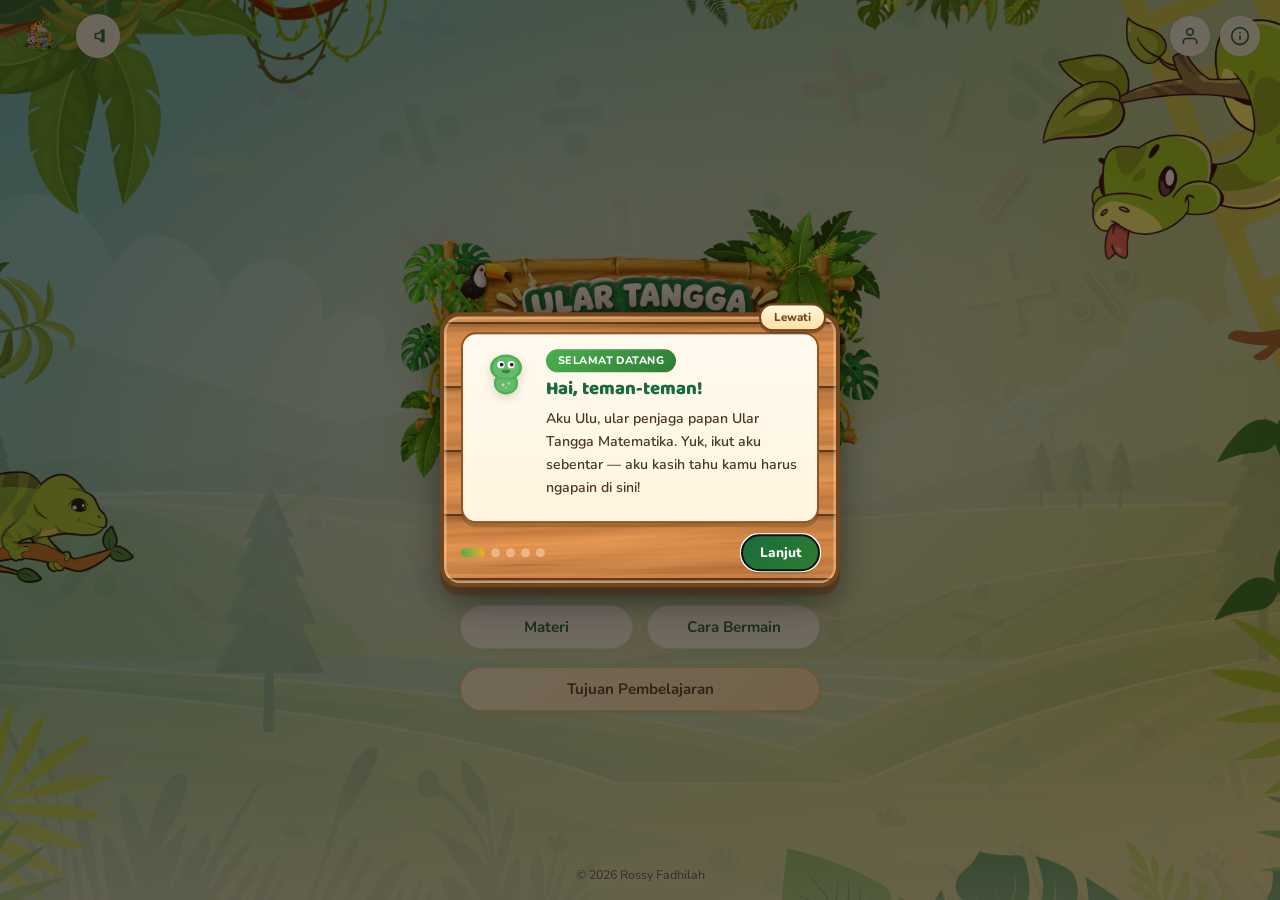
<file: index.html>
<!DOCTYPE html>
<html lang="id">
<head>
  <meta charset="UTF-8">
  <meta name="viewport" content="width=device-width, initial-scale=1.0, viewport-fit=cover">
  <title>Ular Tangga Matematika</title>
  <meta name="description" content="Game Ular Tangga Operasi Hitung Campuran — media pembelajaran interaktif untuk siswa SD kelas III.">
  <link rel="icon" href="asset/gambar/logo.png" type="image/x-icon">
  <link rel="stylesheet" href="asset/css/font.css">
  <link rel="stylesheet" href="asset/css/base.css">
  <link rel="stylesheet" href="asset/css/styles.css">
</head>
<body class="entering">

  <!-- Falling Leaves -->
  <div class="falling-leaves" id="leavesContainer"></div>

  <!-- Transition Overlay -->
  <div class="transition-overlay" id="transitionOverlay"></div>

  <!-- Top Bar -->
  <header class="top-bar">
    <div class="top-left">
      <img src="asset/gambar/logo.png" alt="Logo" class="logo-mark">
      <button class="audio-btn" id="muteToggleBtn" aria-label="Mute / Unmute Audio" title="Mute / Unmute">
        <svg id="audioIcon" viewBox="0 0 24 24">
          <polygon id="audioIconPoly" points="9 9 13 9 17 5 17 19 13 15 9 15 9 9"/>
          <line id="audioIconLine" x1="19" y1="5" x2="19" y2="19"/>
        </svg>
      </button>
      <!-- Volume Panel -->
      <div class="audio-panel" id="audioPanel">
        <button class="vol-mute-mini" id="volMuteMini" aria-label="Mute Mini">
          <svg class="vol-icon" id="volMiniIcon" viewBox="0 0 24 24">
            <polygon id="volMiniPoly" points="9 9 13 9 17 5 17 19 13 15 9 15 9 9"/>
            <line id="volMiniLine" x1="19" y1="5" x2="19" y2="19"/>
          </svg>
        </button>
        <span class="vol-label">0</span>
        <input type="range" min="0" max="100" value="100" class="volume-slider" id="volumeSlider" aria-label="Volume">
        <span class="vol-label">100</span>
      </div>
    </div>
    <div class="top-right">
      <a href="asset/halaman/about-us.html" class="info-btn" id="aboutMeBtn" aria-label="About Me" title="Tentang Pembuat">
        <svg viewBox="0 0 24 24" fill="none" stroke="currentColor" stroke-width="2" stroke-linecap="round" stroke-linejoin="round" style="color: var(--color-forest);">
          <path d="M20 21v-2a4 4 0 0 0-4-4H8a4 4 0 0 0-4 4v2"/>
          <circle cx="12" cy="7" r="4"/>
        </svg>
      </a>
      <button class="info-btn" id="infoBtn" aria-label="Informasi" title="Informasi">
        <svg viewBox="0 0 24 24" fill="none" stroke="currentColor" stroke-width="2" stroke-linecap="round" stroke-linejoin="round" style="color: var(--color-forest);">
          <circle cx="12" cy="12" r="10"/>
          <line x1="12" y1="16" x2="12" y2="12"/>
          <line x1="12" y1="8" x2="12.01" y2="8"/>
        </svg>
      </button>
    </div>
  </header>

  <!-- Background Audio -->
  <audio id="bgAudio" src="asset/suara/musik-latar.mp3" loop></audio>

  <!-- Hero Section -->
  <main class="hero">
    <picture>
      <!-- spasi pada nama berkas harus ditulis %20: di srcset, spasi
           dipakai sebagai pemisah URL dan penanda ukuran -->
      <source type="image/webp" srcset="asset/gambar/judul-utama.webp">
      <img src="asset/gambar/judul-utama.png" alt="Ular Tangga Matematika" class="hero-image" width="1358" height="813" draggable="false">
    </picture>

    <nav class="menu-stack">
      <a class="btn-start" id="startGameBtn" href="asset/halaman/ulartangga.html">
        <svg class="play-icon" viewBox="0 0 24 24"><path d="M8 5v14l11-7z"/></svg>
        START GAME
      </a>
      <div class="menu-row">
        <a class="btn" id="materiBtn" href="asset/halaman/materi-page.html">Materi</a>
        <button class="btn" id="caraMainBtn" type="button">Cara Bermain</button>
      </div>
      <button class="btn btn-tujuan" id="tujuanBtn" type="button">Tujuan Pembelajaran</button>
    </nav>
  </main>

  <!-- Tujuan Pembelajaran Modal -->
  <div class="tujuan-modal-overlay" id="tujuanModal">
    <div class="tujuan-modal">
      <button class="modal-close-btn" id="closeTujuanModal" aria-label="Tutup">
        <svg viewBox="0 0 24 24"><line x1="6" y1="6" x2="18" y2="18"/><line x1="18" y1="6" x2="6" y2="18"/></svg>
      </button>
      <!-- Snake Mascot -->
      <div class="snake-mascot tujuan-mascot">
        <svg viewBox="0 0 80 80" class="snake-svg">
          <ellipse cx="40" cy="28" rx="22" ry="18" fill="#4caf50"/>
          <ellipse cx="40" cy="28" rx="18" ry="15" fill="#66bb6a"/>
          <circle cx="33" cy="24" r="5" fill="white"/><circle cx="47" cy="24" r="5" fill="white"/>
          <circle cx="34" cy="24" r="2.5" fill="#1a1a1a"/><circle cx="48" cy="24" r="2.5" fill="#1a1a1a"/>
          <ellipse cx="40" cy="33" rx="6" ry="2.5" fill="#388e3c"/>
          <path d="M36 33 Q40 38 44 33" fill="none" stroke="#2e7d32" stroke-width="1.5" stroke-linecap="round"/>
          <path d="M25 42 Q20 55 30 62 Q40 68 50 62 Q60 55 55 42" fill="#4caf50" stroke="none"/>
          <path d="M28 44 Q23 55 32 60 Q40 64 48 60 Q57 55 52 44" fill="#66bb6a" stroke="none"/>
          <circle cx="36" cy="52" r="2" fill="#fff3e0" opacity="0.6"/>
          <circle cx="44" cy="50" r="1.8" fill="#fff3e0" opacity="0.5"/>
          <circle cx="40" cy="56" r="1.5" fill="#fff3e0" opacity="0.4"/>
        </svg>
      </div>
      <h3>Tujuan Pembelajaran</h3>
      <p class="tujuan-lead">Yuk, belajar sambil bermain!</p>
      <p class="tujuan-intro">Setelah menyelesaikan permainan ini, kamu diharapkan dapat:</p>
      <ol class="tujuan-list">
        <li>Memahami perkalian dan pembagian bilangan cacah.</li>
        <li>Menghitung perkalian dengan cara bersusun.</li>
        <li>Menyelesaikan pembagian dengan metode porogapit.</li>
        <li>Menyelesaikan soal matematika dengan teliti dan percaya diri.</li>
        <li>Menggunakan perkalian dan pembagian dalam kehidupan sehari-hari.</li>
      </ol>
      <div class="tujuan-tagline">Siap bermain dan menaklukkan ular tangga? 🐍🎲</div>
      <button class="btn-close-modal" id="closeTujuanBtn">Siap!</button>
    </div>
  </div>

  <!-- Info Modal — Story-style Introduction -->
  <div class="info-modal-overlay" id="infoModal">
    <div class="info-modal">
      <button class="modal-close-btn" id="closeInfoX" aria-label="Tutup">
        <svg viewBox="0 0 24 24"><line x1="6" y1="6" x2="18" y2="18"/><line x1="18" y1="6" x2="6" y2="18"/></svg>
      </button>

      <!-- Story Header -->
      <div class="info-story-header">
        <div class="snake-mascot info-mascot">
          <svg viewBox="0 0 80 80" class="snake-svg">
            <ellipse cx="40" cy="28" rx="22" ry="18" fill="#4caf50"/>
            <ellipse cx="40" cy="28" rx="18" ry="15" fill="#66bb6a"/>
            <circle cx="33" cy="24" r="5" fill="white"/><circle cx="47" cy="24" r="5" fill="white"/>
            <circle cx="34" cy="24" r="2.5" fill="#1a1a1a"/><circle cx="48" cy="24" r="2.5" fill="#1a1a1a"/>
            <ellipse cx="40" cy="33" rx="6" ry="2.5" fill="#388e3c"/>
            <path d="M36 33 Q40 38 44 33" fill="none" stroke="#2e7d32" stroke-width="1.5" stroke-linecap="round"/>
            <path d="M25 42 Q20 55 30 62 Q40 68 50 62 Q60 55 55 42" fill="#4caf50" stroke="none"/>
            <path d="M28 44 Q23 55 32 60 Q40 64 48 60 Q57 55 52 44" fill="#66bb6a" stroke="none"/>
            <circle cx="36" cy="52" r="2" fill="#fff3e0" opacity="0.6"/>
            <circle cx="44" cy="50" r="1.8" fill="#fff3e0" opacity="0.5"/>
            <circle cx="40" cy="56" r="1.5" fill="#fff3e0" opacity="0.4"/>
          </svg>
        </div>
        <h3 class="info-story-title">Halo, Petualang Matematika!</h3>
        <p class="info-story-intro">Selamat datang di dunia Ular Tangga Matematika! Yuk, ikuti langkah-langkah ini supaya petualanganmu makin seru!</p>
      </div>

      <!-- Story Steps on Wooden Boards -->
      <div class="info-steps">
        <div class="info-step-item">
          <div class="info-step-board">
            <span class="info-step-num">1</span>
            <span class="info-step-text">Buka <strong>Materi</strong>, pelajari dan pahami <strong>perkalian bersusun</strong> &amp; <strong>pembagian porogapit</strong>.</span>
          </div>
        </div>

        <div class="info-step-item">
          <div class="info-step-board">
            <span class="info-step-num">2</span>
            <span class="info-step-text">Baca <strong>Cara Bermain</strong> supaya kamu tahu aturan permainannya.</span>
          </div>
        </div>

        <div class="info-step-item">
          <div class="info-step-board">
            <span class="info-step-num">3</span>
            <span class="info-step-text">Klik <strong>Start Game</strong>, pilih pemain, lempar dadu, lalu jawab soalnya!</span>
          </div>
        </div>

        <div class="info-step-item">
          <div class="info-step-board">
            <span class="info-step-num">4</span>
            <span class="info-step-text">Jawaban <strong>benar</strong> bikin kamu maju. Sampai <strong>FINISH</strong> duluan, kamu menang!</span>
          </div>
        </div>
      </div>

      <!-- ============================================================
           LATAR BELAKANG

           Bagian ini dipindahkan ke sini dari pop up "Cara Bermain"
           (catatan klien: isinya kebalik). Alasannya: ini keterangan
           TENTANG medianya, jadi tempatnya di tombol informasi;
           sedangkan pop up Cara Bermain isinya khusus aturan main.
           ============================================================ -->
      <div class="info-latar">
        <h4 class="info-latar-judul">Latar Belakang</h4>
        <p class="info-latar-teks">Matematika merupakan kemampuan dasar yang penting bagi siswa SD, namun pada materi operasi hitung campuran kelas III, banyak siswa masih mengalami kesulitan terutama saat menyelesaikan soal cerita dan menentukan urutan operasi yang tepat. Pembelajaran yang monoton juga sering membuat siswa cepat bosan sehingga pemahaman menjadi kurang optimal. Untuk itu, dikembangkan media pembelajaran interaktif berupa game ular tangga berbasis web yang dipadukan dengan video penjelasan materi, sehingga siswa dapat belajar sambil bermain, lebih termotivasi, serta lebih mudah memahami langkah-langkah penyelesaian soal.</p>
        <p class="info-latar-catatan">Media ini diharapkan membantu siswa, guru, dan orang tua dalam
          mendukung proses belajar operasi hitung campuran secara lebih menyenangkan dan efektif.</p>
      </div>

      <!-- Story Footer -->
      <div class="info-story-footer">
        <p class="info-story-tagline">Siap berpetualang? Ayo mulai belajar sambil bermain!</p>
        <button class="btn-close-modal" id="closeInfoModal">Ayo Mulai!</button>
      </div>
    </div>
  </div>

  <!-- Cara Bermain Modal (papan kayu, konten inline supaya bisa di-scroll) -->
  <div class="rules-modal-overlay" id="rulesModal">
    <div class="rules-modal">
      <button class="modal-close-btn" id="closeRulesModal" aria-label="Tutup">
        <svg viewBox="0 0 24 24"><line x1="6" y1="6" x2="18" y2="18"/><line x1="18" y1="6" x2="6" y2="18"/></svg>
      </button>

      <div class="rules-scroll" id="rulesScroll" tabindex="0">
        <div class="rules-container">
          <header class="rules-header">
            <h1>Cara Bermain</h1>
            <p>Game Ular Tangga Matematika</p>
            <div class="rules-divider"></div>
          </header>

          <!-- Cara Bermain -->
          <section class="rules-section">
            <div class="rules-section-label">
              <svg class="label-icon" viewBox="0 0 24 24"><path d="M14.25 6.087c0-.355.313-.75.75-.75h4.5c.436 0 .75.395.75.75v4.5c0 .355-.314.75-.75.75h-4.5a.75.75 0 0 1-.75-.75V6.087ZM3.75 6.087c0-.355.314-.75.75-.75h4.5c.437 0 .75.395.75.75v4.5c0 .355-.313.75-.75.75h-4.5a.75.75 0 0 1-.75-.75V6.087ZM3.75 16.587c0-.355.314-.75.75-.75h4.5c.437 0 .75.395.75.75v4.5c0 .355-.313.75-.75.75h-4.5a.75.75 0 0 1-.75-.75v-4.5ZM14.25 16.587c0-.355.313-.75.75-.75h4.5c.436 0 .75.395.75.75v4.5c0 .355-.314.75-.75.75h-4.5a.75.75 0 0 1-.75-.75v-4.5Z"/></svg>
              Aturan Main
            </div>
            <div class="rules-card">
              <ol class="rules-steps">
                <li>
                  <span class="step-number">1</span>
                  <span>Pelajari dan pahami perkalian bersusun serta pembagian porogapit di menu <strong>Materi</strong> terlebih dahulu.</span>
                </li>
                <li>
                  <span class="step-number">2</span>
                  <span>Pemain dibagi menjadi <strong>2 sampai 4 kelompok</strong>. Setiap kelompok kebagian satu hewan &mdash; sepakati dan ingat hewan masing-masing.</span>
                </li>
                <li>
                  <span class="step-number">3</span>
                  <span>Semua kelompok melempar dadu — kelompok dengan angka terbesar berhak mulai lebih dulu.</span>
                </li>
                <li>
                  <span class="step-number">4</span>
                  <span>Setiap kali dadu diputar, muncul satu soal. Waktu menjawabnya <strong>1 menit</strong>; lewat dari itu dihitung salah.</span>
                </li>
                <li>
                  <span class="step-number">5</span>
                  <span>Jika jawaban <strong>benar</strong>, hewan maju sebanyak angka dadu. Jika <strong>salah</strong>, hewan tetap di tempat dan giliran pindah.</span>
                </li>
                <li>
                  <span class="step-number">6</span>
                  <span>Kena kepala ular berarti meluncur turun, kena tangga berarti naik. Yang sampai <strong>FINISH</strong> duluan jadi <strong>pemenang</strong> &mdash; kalau 30 menit habis, yang paling jauh langkahnya yang menang.</span>
                </li>
              </ol>
            </div>
          </section>

          <!-- Tip -->
          <div class="rules-tip">
            <span class="tip-icon">&#x23F1;&#xFE0F;</span>
            <span>Ingat: tiap soal cuma punya waktu <strong>1 menit</strong>, dan satu permainan
              berlangsung maksimal <strong>30 menit</strong>. Jadi jawabnya harus cepat dan teliti!</span>
          </div>
        </div>

        <!-- Petunjuk scroll (sticky di dalam area scroll) -->
        <div class="rules-scroll-hint" id="rulesScrollHint" aria-hidden="true">
          <span class="hint-pill">
            <svg viewBox="0 0 24 24"><polyline points="6 9 12 15 18 9"/></svg>
            Geser ke bawah
          </span>
        </div>
      </div>
    </div>
  </div>

  <!-- ============================================
       TOUR PEMBUKA — tooltip berurutan seperti alur cerita.
       Menjelaskan tujuan pembelajaran + apa yang harus dilakukan.
       ============================================ -->
  <div class="tour-overlay" id="tourOverlay" role="dialog" aria-modal="true" aria-labelledby="tourTitle">
    <!-- lubang sorot: bayangan raksasa bikin sekeliling jadi gelap -->
    <div class="tour-spotlight" id="tourSpotlight"></div>

    <div class="tour-bubble" id="tourBubble">
      <button class="tour-skip" id="tourSkip" type="button">Lewati</button>

      <div class="tour-body">
        <div class="tour-mascot" id="tourMascot">
          <svg viewBox="0 0 80 80" class="snake-svg">
            <ellipse cx="40" cy="28" rx="22" ry="18" fill="#4caf50"/>
            <ellipse cx="40" cy="28" rx="18" ry="15" fill="#66bb6a"/>
            <circle cx="33" cy="24" r="5" fill="white"/><circle cx="47" cy="24" r="5" fill="white"/>
            <circle cx="34" cy="24" r="2.5" fill="#1a1a1a"/><circle cx="48" cy="24" r="2.5" fill="#1a1a1a"/>
            <ellipse cx="40" cy="33" rx="6" ry="2.5" fill="#388e3c"/>
            <path d="M36 33 Q40 38 44 33" fill="none" stroke="#2e7d32" stroke-width="1.5" stroke-linecap="round"/>
            <path d="M25 42 Q20 55 30 62 Q40 68 50 62 Q60 55 55 42" fill="#4caf50"/>
            <path d="M28 44 Q23 55 32 60 Q40 64 48 60 Q57 55 52 44" fill="#66bb6a"/>
            <circle cx="36" cy="52" r="2" fill="#fff3e0" opacity="0.6"/>
            <circle cx="44" cy="50" r="1.8" fill="#fff3e0" opacity="0.5"/>
            <circle cx="40" cy="56" r="1.5" fill="#fff3e0" opacity="0.4"/>
          </svg>
        </div>

        <div class="tour-text">
          <span class="tour-step-badge" id="tourBadge">Langkah 1</span>
          <h3 class="tour-title" id="tourTitle"></h3>
          <p class="tour-desc" id="tourDesc"></p>
          <ul class="tour-list" id="tourList"></ul>
        </div>
      </div>

      <div class="tour-footer">
        <div class="tour-dots" id="tourDots"></div>
        <div class="tour-nav">
          <button class="tour-btn tour-btn-back" id="tourBack" type="button">Kembali</button>
          <button class="tour-btn tour-btn-next" id="tourNext" type="button">Lanjut</button>
        </div>
      </div>
    </div>
  </div>

  <!-- Copyright -->
  <footer class="footer-copyright">
    <span>&copy; <span id="copyrightYear"></span> Rossy Fadhilah</span>
  </footer>

  <script src="asset/js/suara.js"></script>
  <script>
  (function() {
    'use strict';

    /* ---- Falling Leaves ---- */
    const leafShapes = [
      { svg: '<svg viewBox="0 0 36 38"><path class="leafShape" d="M18,2 C16,11 3,13 2,23 C1,31 12,36 19,36 C27,36 34,30 33,20 C32,10 21,9 18,2 Z"/></svg>', cls: 'green' },
      { svg: '<svg viewBox="0 0 36 38"><path class="leafShape" d="M18,4 C14,12 5,15 5,25 C5,32 18,36 23,31 C29,25 34,17 26,11 C23,9 20,4 18,4 Z"/></svg>', cls: 'lime' },
      { svg: '<svg viewBox="0 0 34 38"><path class="leafShape" d="M17,3 Q4,22 17,35 Q30,22 17,3 Z"/></svg>', cls: 'gold' },
      { svg: '<svg viewBox="0 0 36 34"><path class="leafShape" d="M18,31 Q12,23 5,20 Q1,10 8,3 Q14,3 18,9 Q22,3 28,3 Q35,10 31,20 Q24,23 18,31 Z"/></svg>', cls: 'teal' },
      { svg: '<svg viewBox="0 0 40 38"><path class="leafShape" d="M20,2 C17,7 7,6 9,13 C3,15 7,20 13,18 C7,25 16,24 17,22 C13,33 27,32 23,22 C31,25 32,15 27,15 C34,13 31,6 25,10 C24,6 20,2 20,2 Z"/></svg>', cls: 'sage' },
      { svg: '<svg viewBox="0 0 38 38"><path class="leafShape" d="M19 3 L22 9 L33 8 L26 16 L33 18 L26 21 L32 29 L22.5 21.5 L19 36 L15.5 21.5 L6 29 L11 21 L3 18 L10 16 L3 8 L16 9 Z"/></svg>', cls: 'amber' }
    ];

    const leavesContainer = document.getElementById('leavesContainer');
    function rand(a, b) { return a + Math.random() * (b - a); }

    function spawnLeaf() {
      if (!leavesContainer) return;
      const s = leafShapes[Math.floor(Math.random() * leafShapes.length)];
      const el = document.createElement('div');
      el.className = 'leaf ' + s.cls;
      el.innerHTML = s.svg;
      const x = rand(0, window.innerWidth);
      const dur = rand(9, 16);
      const delay = rand(0, 1.5);
      const rotStart = rand(-180, 180);
      el.style.left = x + 'px';
      el.style.top = '-50px';
      el.style.setProperty('--leaf-start-rot', rotStart + 'deg');
      el.style.setProperty('--leaf-end-rot', (rotStart + rand(360, 720)) + 'deg');
      el.style.setProperty('--leaf-drift', rand(-80, 80) + 'px');
      el.style.animation = 'leaf-fall ' + dur + 's ' + delay + 's linear forwards';
      leavesContainer.appendChild(el);
      setTimeout(() => { if (el.parentNode) el.remove(); }, (dur + delay) * 1000);
    }

    function leavesLoop() {
      spawnLeaf();
      setTimeout(leavesLoop, rand(400, 1200));
    }
    leavesLoop();

    /* ---- Page Init ---- */
    document.addEventListener('DOMContentLoaded', function() {
      // Fade in
      requestAnimationFrame(() => {
        document.body.classList.remove('entering');
        document.body.classList.add('ready');
      });

      // Copyright year
      const yearEl = document.getElementById('copyrightYear');
      if (yearEl) yearEl.textContent = new Date().getFullYear();

      // Transition overlay
      const overlay = document.getElementById('transitionOverlay');

      function navigateTo(url) {
        if (overlay) {
          overlay.classList.add('active');
          setTimeout(() => { window.location.href = url; }, 500);
        } else {
          window.location.href = url;
        }
      }

      // Start Game
      document.getElementById('startGameBtn').addEventListener('click', function(e) {
        e.preventDefault();
        navigateTo('asset/halaman/ulartangga.html');
      });

      // Materi
      document.getElementById('materiBtn').addEventListener('click', function(e) {
        e.preventDefault();
        navigateTo('asset/halaman/materi-page.html');
      });

      // About Me
      document.getElementById('aboutMeBtn').addEventListener('click', function(e) {
        if (e.button === 0 && !e.ctrlKey && !e.metaKey) {
          e.preventDefault();
          navigateTo('asset/halaman/about-us.html');
        }
      });

      /* ---- Info Modal ---- */
      const infoBtn = document.getElementById('infoBtn');
      const infoModal = document.getElementById('infoModal');
      const closeInfo = document.getElementById('closeInfoModal');

      var closeInfoX = document.getElementById('closeInfoX');

      function openInfo() { infoModal.classList.add('open'); }
      function closeInfoFn() { infoModal.classList.remove('open'); }

      infoBtn.addEventListener('click', openInfo);
      closeInfo.addEventListener('click', closeInfoFn);
      closeInfoX.addEventListener('click', closeInfoFn);
      infoModal.addEventListener('click', function(e) { if (e.target === infoModal) closeInfoFn(); });

      /* ---- Cara Bermain Modal ---- */
      const caraBtn = document.getElementById('caraMainBtn');
      const rulesModal = document.getElementById('rulesModal');
      const closeRules = document.getElementById('closeRulesModal');
      const rulesScroll = document.getElementById('rulesScroll');
      const rulesHint = document.getElementById('rulesScrollHint');

      function openRules() {
        rulesModal.classList.add('open');
        // reset ke atas + tampilkan petunjuk scroll kalau kontennya panjang
        rulesScroll.scrollTop = 0;
        var scrollable = rulesScroll.scrollHeight > rulesScroll.clientHeight + 8;
        rulesHint.classList.toggle('hidden', !scrollable);
        // fokus supaya panah atas/bawah & PageDown langsung bisa dipakai
        setTimeout(function() { rulesScroll.focus({ preventScroll: true }); }, 60);
      }

      function closeRulesFn() { rulesModal.classList.remove('open'); }

      // Petunjuk hilang begitu mulai di-scroll
      rulesScroll.addEventListener('scroll', function() {
        rulesHint.classList.toggle('hidden', rulesScroll.scrollTop > 12);
      }, { passive: true });

      caraBtn.addEventListener('click', openRules);
      closeRules.addEventListener('click', closeRulesFn);
      rulesModal.addEventListener('click', function(e) { if (e.target === rulesModal) closeRulesFn(); });

      /* ---- Tujuan Pembelajaran Modal ---- */
      const tujuanBtn = document.getElementById('tujuanBtn');
      const tujuanModal = document.getElementById('tujuanModal');
      const closeTujuan = document.getElementById('closeTujuanModal');
      const closeTujuanBtn = document.getElementById('closeTujuanBtn');

      function openTujuan() { tujuanModal.classList.add('open'); }
      function closeTujuanFn() { tujuanModal.classList.remove('open'); }

      tujuanBtn.addEventListener('click', openTujuan);
      closeTujuan.addEventListener('click', closeTujuanFn);
      closeTujuanBtn.addEventListener('click', closeTujuanFn);
      tujuanModal.addEventListener('click', function(e) { if (e.target === tujuanModal) closeTujuanFn(); });

      // Escape key closes modals
      document.addEventListener('keydown', function(e) {
        if (e.key === 'Escape') {
          closeInfoFn();
          closeRulesFn();
          closeTujuanFn();
        }
      });

      /* =========================================================
         TOUR PEMBUKA — alur cerita "apa yang harus kamu lakukan"
         ========================================================= */
      const TOUR_STEPS = [
        {
          badge: 'Selamat Datang',
          title: 'Hai, teman-teman!',
          desc: 'Aku Ulu, ular penjaga papan Ular Tangga Matematika. Yuk, ikut aku sebentar — aku kasih tahu kamu harus ngapain di sini!',
          target: null
        },
        {
          badge: 'Tujuan Belajar',
          title: 'Yuk, belajar sambil bermain!',
          desc: 'Setelah menyelesaikan permainan ini, kamu diharapkan dapat:',
          list: [
            'Memahami perkalian dan pembagian bilangan cacah',
            'Menghitung perkalian dengan cara bersusun',
            'Menyelesaikan pembagian dengan metode porogapit',
            'Menyelesaikan soal matematika dengan teliti dan percaya diri',
            'Menggunakan perkalian dan pembagian dalam kehidupan sehari-hari'
          ],
          target: null
        },
        {
          badge: 'Langkah 1',
          title: 'Pelajari materinya dulu',
          desc: 'Pencet tombol Materi. Di sana kamu mempelajari dan memahami perkalian bersusun dan pembagian porogapit — langsung kamu kerjakan sendiri, jadi lebih cepat paham!',
          target: '#materiBtn'
        },
        {
          badge: 'Langkah 2',
          title: 'Baca aturan mainnya',
          desc: 'Pencet Cara Bermain. Di situ ada aturannya: cara melempar dadu, jalan pion, dan kapan kamu boleh maju.',
          target: '#caraMainBtn'
        },
        {
          badge: 'Langkah 3',
          title: 'Ayo main dan jawab soal!',
          desc: 'Pencet START GAME. Lempar dadu, lalu jawab soal di setiap petak. Jawaban benar bikin kamu maju. Yang sampai FINISH duluan, dia yang menang!',
          target: '#startGameBtn',
          last: true
        }
      ];

      const tourOverlay = document.getElementById('tourOverlay');
      const tourSpot = document.getElementById('tourSpotlight');
      const tourBubble = document.getElementById('tourBubble');
      const tourBadge = document.getElementById('tourBadge');
      const tourTitle = document.getElementById('tourTitle');
      const tourDesc = document.getElementById('tourDesc');
      const tourList = document.getElementById('tourList');
      const tourDots = document.getElementById('tourDots');
      const tourBack = document.getElementById('tourBack');
      const tourNext = document.getElementById('tourNext');
      const tourSkip = document.getElementById('tourSkip');

      let tourIndex = 0;
      let tourActive = false;

      // titik-titik indikator langkah
      TOUR_STEPS.forEach(function(_, i) {
        const d = document.createElement('span');
        d.className = 'tour-dot';
        d.addEventListener('click', function() { showTourStep(i); });
        tourDots.appendChild(d);
      });
      const dotEls = tourDots.querySelectorAll('.tour-dot');

      function placeBubble(rect) {
        // reset dulu supaya pengukuran tingginya akurat
        tourBubble.classList.remove('tour-center', 'tail-top', 'tail-bottom');
        tourBubble.style.left = '';
        tourBubble.style.top = '';

        if (!rect) {
          tourBubble.classList.add('tour-center');
          return;
        }

        const bw = tourBubble.offsetWidth;
        const bh = tourBubble.offsetHeight;
        const vw = window.innerWidth;
        const vh = window.innerHeight;
        const gap = 18;

        // taruh di bawah target; kalau mepet, pindah ke atas
        let top = rect.bottom + gap;
        let tail = 'tail-top';          // ekor di atas bubble (menunjuk ke atas)
        if (top + bh > vh - 12) {
          top = rect.top - gap - bh;
          tail = 'tail-bottom';
        }
        // kalau dua-duanya mepet, pusatkan saja
        if (top < 12) {
          tourBubble.classList.add('tour-center');
          return;
        }

        let left = rect.left + rect.width / 2 - bw / 2;
        left = Math.max(12, Math.min(left, vw - bw - 12));

        tourBubble.style.left = left + 'px';
        tourBubble.style.top = top + 'px';
        tourBubble.classList.add(tail);

        // ekor mengikuti tengah target
        const tailX = Math.max(20, Math.min(rect.left + rect.width / 2 - left, bw - 20));
        tourBubble.style.setProperty('--tail-x', tailX + 'px');
      }

      function moveSpotlight(rect) {
        if (!rect) {
          tourSpot.classList.add('no-target');
          tourSpot.style.width = '0px';
          tourSpot.style.height = '0px';
          tourSpot.style.left = (window.innerWidth / 2) + 'px';
          tourSpot.style.top = (window.innerHeight / 2) + 'px';
          return;
        }
        const pad = 8;
        tourSpot.classList.remove('no-target');
        tourSpot.style.left = (rect.left - pad) + 'px';
        tourSpot.style.top = (rect.top - pad) + 'px';
        tourSpot.style.width = (rect.width + pad * 2) + 'px';
        tourSpot.style.height = (rect.height + pad * 2) + 'px';
      }

      function currentRect() {
        const step = TOUR_STEPS[tourIndex];
        if (!step || !step.target) return null;
        const el = document.querySelector(step.target);
        if (!el) return null;
        const r = el.getBoundingClientRect();
        return (r.width && r.height) ? r : null;
      }

      function showTourStep(i) {
        tourIndex = Math.max(0, Math.min(i, TOUR_STEPS.length - 1));
        const step = TOUR_STEPS[tourIndex];

        tourBadge.textContent = step.badge;
        tourTitle.textContent = step.title;
        tourDesc.textContent = step.desc;

        tourList.innerHTML = '';
        if (step.list) {
          step.list.forEach(function(t) {
            const li = document.createElement('li');
            li.textContent = t;
            tourList.appendChild(li);
          });
        }
        tourList.hidden = !step.list;

        dotEls.forEach(function(d, k) { d.classList.toggle('active', k === tourIndex); });

        tourBack.hidden = tourIndex === 0;
        tourNext.textContent = step.last ? 'Siap, Ayo Mulai!' : 'Lanjut';
        tourNext.classList.toggle('is-final', !!step.last);

        const rect = currentRect();
        moveSpotlight(rect);
        placeBubble(rect);
        // ukur ulang setelah teks terisi (tinggi bubble bisa berubah)
        requestAnimationFrame(function() { placeBubble(currentRect()); });
      }

      function startTour() {
        tourActive = true;
        document.body.classList.add('tour-active');
        tourOverlay.classList.add('open');
        showTourStep(0);
        setTimeout(function() { tourNext.focus({ preventScroll: true }); }, 300);
      }

      function endTour() {
        tourActive = false;
        tourOverlay.classList.remove('open');
        document.body.classList.remove('tour-active');
      }

      tourNext.addEventListener('click', function() {
        if (tourIndex >= TOUR_STEPS.length - 1) endTour();
        else showTourStep(tourIndex + 1);
      });
      tourBack.addEventListener('click', function() { showTourStep(tourIndex - 1); });
      tourSkip.addEventListener('click', endTour);

      document.addEventListener('keydown', function(e) {
        if (!tourActive) return;
        if (e.key === 'Escape') { endTour(); }
        else if (e.key === 'ArrowRight') { e.preventDefault(); tourNext.click(); }
        else if (e.key === 'ArrowLeft' && tourIndex > 0) { e.preventDefault(); showTourStep(tourIndex - 1); }
      });

      // posisi ulang kalau ukuran layar berubah
      window.addEventListener('resize', function() {
        if (!tourActive) return;
        const rect = currentRect();
        moveSpotlight(rect);
        placeBubble(rect);
      });

      // muncul otomatis setiap halaman dibuka
      setTimeout(startTour, 900);

      /* ---- Audio System ---- */
      const audio = document.getElementById('bgAudio');
      const muteBtn = document.getElementById('muteToggleBtn');
      const audioIcon = document.getElementById('audioIcon');
      const audioIconPoly = document.getElementById('audioIconPoly');
      const audioIconLine = document.getElementById('audioIconLine');
      const audioPanel = document.getElementById('audioPanel');
      const volumeSlider = document.getElementById('volumeSlider');
      const volMuteMini = document.getElementById('volMuteMini');
      const volMiniIcon = document.getElementById('volMiniIcon');
      const volMiniPoly = document.getElementById('volMiniPoly');
      const volMiniLine = document.getElementById('volMiniLine');

      const LS_MUTED = 'mtkgame-audio-muted';
      const LS_VOLUME = 'mtkgame-audio-volume';

      // Restore saved state
      var savedMuted = localStorage.getItem(LS_MUTED);
      var savedVol = localStorage.getItem(LS_VOLUME);
      audio.muted = savedMuted === 'true';
      if (savedVol) {
        var v = parseFloat(savedVol);
        if (!isNaN(v)) { audio.volume = v / 100; volumeSlider.value = Math.round(v); }
      }

      function setMuteIcon(isMuted, svg, poly, line) {
        if (!svg || !poly || !line) return;
        if (isMuted) {
          poly.setAttribute('points', '9 9 13 9 17 5 17 19 13 15 9 15 9 9 9 9');
          line.setAttribute('x1', '1'); line.setAttribute('y1', '1');
          line.setAttribute('x2', '23'); line.setAttribute('y2', '23');
          svg.setAttribute('stroke', 'var(--color-text-light)');
        } else {
          poly.setAttribute('points', '9 9 13 9 17 5 17 19 13 15 9 15 9 9');
          line.setAttribute('x1', '19'); line.setAttribute('y1', '5');
          line.setAttribute('x2', '19'); line.setAttribute('y2', '19');
          svg.setAttribute('stroke', 'var(--color-forest)');
        }
      }

      function renderIcons() {
        setMuteIcon(audio.muted, audioIcon, audioIconPoly, audioIconLine);
        setMuteIcon(audio.muted, volMiniIcon, volMiniPoly, volMiniLine);
        muteBtn.classList.toggle('muted', audio.muted);
      }
      renderIcons();

      function tryPlay() {
        if (!audio.muted) audio.play().catch(function(){});
      }
      setInterval(tryPlay, 2500);
      window.addEventListener('pointerdown', tryPlay, { once: true, passive: true });
      window.addEventListener('keydown', tryPlay, { once: true, passive: true });
      setTimeout(tryPlay, 300);

      // Toggle dropdown
      let panelOpen = false;
      function showPanel() { panelOpen = true; audioPanel.classList.add('show'); document.addEventListener('mousedown', closePanelOutside, true); }
      function hidePanel() { panelOpen = false; audioPanel.classList.remove('show'); document.removeEventListener('mousedown', closePanelOutside, true); }
      function closePanelOutside(e) { if (!muteBtn.contains(e.target) && !audioPanel.contains(e.target)) hidePanel(); }

      muteBtn.addEventListener('click', function(e) {
        e.stopPropagation();
        panelOpen ? hidePanel() : showPanel();
      });

      // Mini mute
      if (volMuteMini) {
        volMuteMini.addEventListener('click', function(e) {
          e.stopPropagation();
          audio.muted = !audio.muted;
          localStorage.setItem(LS_MUTED, audio.muted ? 'true' : 'false');
          if (audio.muted) audio.pause(); else tryPlay();
          renderIcons();
        });
      }

      // Volume slider
      volumeSlider.addEventListener('input', function() {
        var val = Math.max(0, Math.min(Number(volumeSlider.value), 100));
        audio.volume = val / 100;
        localStorage.setItem(LS_VOLUME, String(val));
        if (val === 0) { audio.muted = true; localStorage.setItem(LS_MUTED, 'true'); audio.pause(); }
        else if (audio.muted) { audio.muted = false; localStorage.setItem(LS_MUTED, 'false'); tryPlay(); }
        renderIcons();
      });

      audio.addEventListener('volumechange', function() {
        var pct = Math.round(audio.volume * 100);
        if (Number(volumeSlider.value) !== pct) volumeSlider.value = pct;
        renderIcons();
      });

      document.addEventListener('keydown', function(e) { if (e.key === 'Escape' && panelOpen) hidePanel(); });
    });
  })();
  </script>
</body>
</html>
</file>
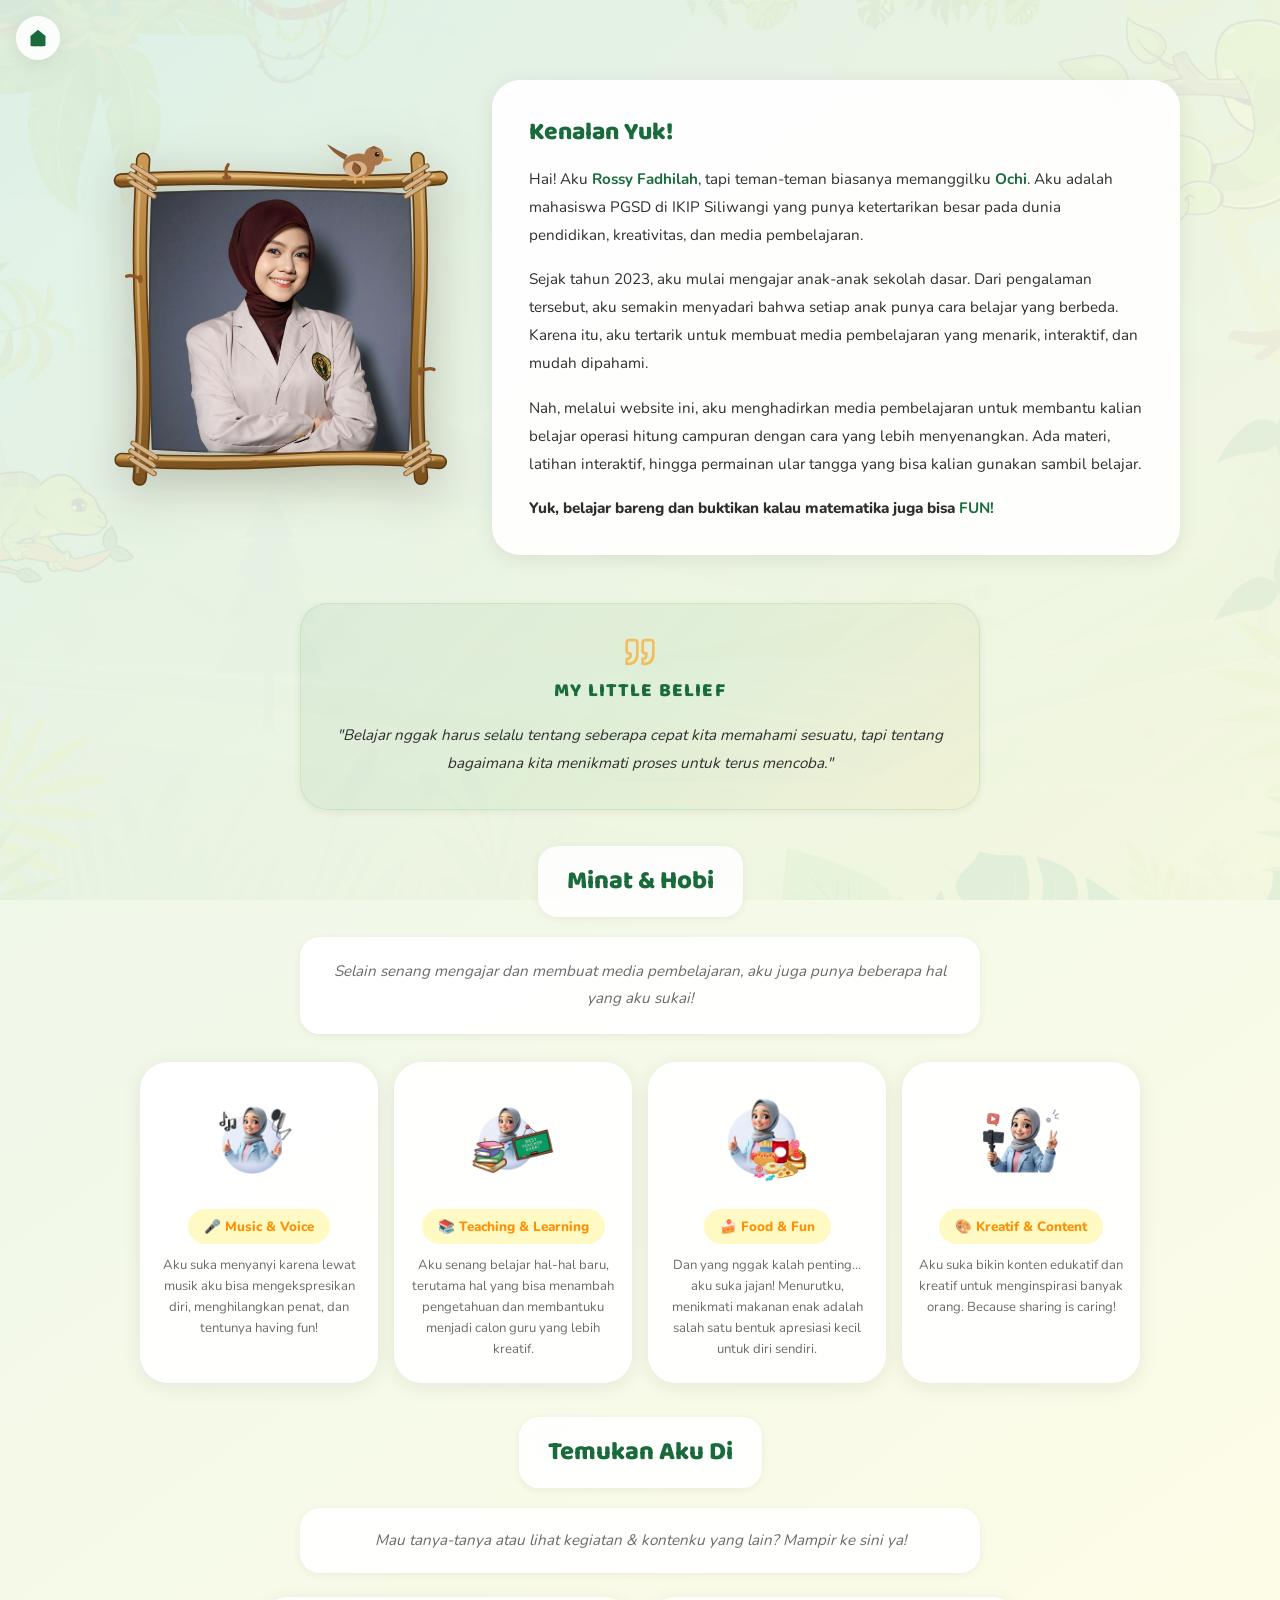
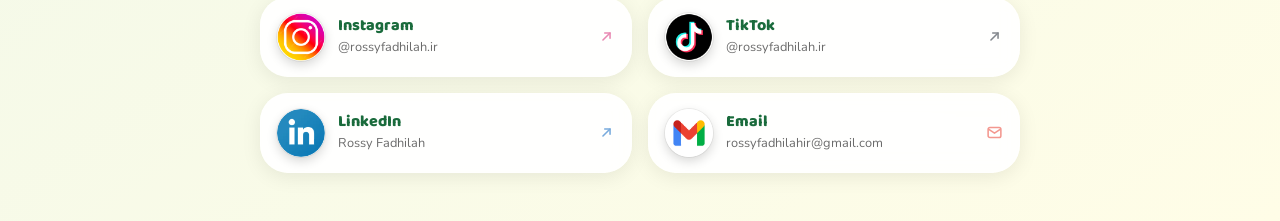
<file: asset/halaman/about-us.html>
<!DOCTYPE html>
<html lang="id">
<head>
  <meta charset="UTF-8">
  <meta name="viewport" content="width=device-width, initial-scale=1.0">
  <title>About Me — Ochi</title>
  <meta name="description" content="Tentang Rossy Fadhilah (Ochi) — kreator media pembelajaran matematika interaktif.">
  <link rel="icon" href="../gambar/profil-ochi-2.png" type="image/x-icon">
  <link rel="stylesheet" href="../css/font.css">
  <link rel="stylesheet" href="../css/base.css">
  <link rel="stylesheet" href="../css/about-us.css">
</head>
<body>
  <!-- Back Button -->
  <a href="../../index.html" class="back-home-btn" aria-label="Kembali ke Home">
    <svg viewBox="0 0 24 24"><path d="M3 9.5L12 2l9 7.5V20a2 2 0 0 1-2 2H5a2 2 0 0 1-2-2V9.5z"/><polyline points="9 22 9 12 15 12 15 22" fill="none" stroke="var(--color-forest)" stroke-width="2"/></svg>
  </a>

  <main class="about-shell">
    <!-- Profile Hero -->
    <section class="profile-hero">
      <div class="profile-image-wrapper">
        <!-- Foto asli di dalam bingkai ranting.
             Bingkai digambar SVG (bukan potongan gambar) supaya tajam di
             segala ukuran dan mudah disesuaikan. -->
        <svg class="profile-frame" viewBox="0 0 1000 1000" role="img"
             aria-label="Foto Rossy Fadhilah (Ochi) dalam bingkai ranting">
          <defs>
            <clipPath id="ochiOpening">
              <path d="M142 150 Q500 134 862 154 Q878 500 858 870
                       Q500 888 144 866 Q128 500 142 150 Z"/>
            </clipPath>
            <linearGradient id="twigBody" x1="0" y1="0" x2="0" y2="1">
              <stop offset="0" stop-color="#c99a55"/>
              <stop offset="0.45" stop-color="#a9762f"/>
              <stop offset="1" stop-color="#7d5320"/>
            </linearGradient>
          </defs>

          <!-- FOTO -->
          <image href="../gambar/profil-ochi.jpg" x="128" y="136" width="748" height="748"
                 preserveAspectRatio="xMidYMid slice" clip-path="url(#ochiOpening)"/>
          <!-- bayangan tipis di tepi dalam supaya foto terasa masuk ke bingkai -->
          <path d="M142 150 Q500 134 862 154 Q878 500 858 870
                   Q500 888 144 866 Q128 500 142 150 Z"
                fill="none" stroke="rgba(60,35,10,0.35)" stroke-width="10"
                clip-path="url(#ochiOpening)"/>

          <!-- RANTING: tiap batang digambar 3 lapis (tepi gelap, badan, sorotan) -->
          <g class="twigs" fill="none" stroke-linecap="round">
            <!-- atas -->
            <path d="M58 118 Q300 104 520 116 Q752 129 946 111" stroke="#5d3a13" stroke-width="40"/>
            <path d="M58 118 Q300 104 520 116 Q752 129 946 111" stroke="url(#twigBody)" stroke-width="31"/>
            <path d="M78 111 Q300 98 520 110 Q740 122 928 105" stroke="rgba(255,232,190,0.45)" stroke-width="7"/>
            <!-- bawah -->
            <path d="M60 894 Q300 908 520 895 Q752 881 944 900" stroke="#5d3a13" stroke-width="40"/>
            <path d="M60 894 Q300 908 520 895 Q752 881 944 900" stroke="url(#twigBody)" stroke-width="31"/>
            <path d="M80 887 Q300 901 520 888 Q740 875 926 893" stroke="rgba(255,232,190,0.40)" stroke-width="7"/>
            <!-- kiri -->
            <path d="M120 60 Q104 300 116 520 Q129 754 110 946" stroke="#5d3a13" stroke-width="40"/>
            <path d="M120 60 Q104 300 116 520 Q129 754 110 946" stroke="url(#twigBody)" stroke-width="31"/>
            <path d="M113 80 Q98 300 110 520 Q122 742 104 928" stroke="rgba(255,232,190,0.40)" stroke-width="7"/>
            <!-- kanan -->
            <path d="M882 58 Q898 300 886 520 Q873 754 892 944" stroke="#5d3a13" stroke-width="40"/>
            <path d="M882 58 Q898 300 886 520 Q873 754 892 944" stroke="url(#twigBody)" stroke-width="31"/>
            <path d="M889 78 Q904 300 892 520 Q879 742 898 926" stroke="rgba(255,232,190,0.35)" stroke-width="7"/>
          </g>

          <!-- Tonjolan kecil / mata ranting -->
          <g fill="#8d5524" opacity="0.85">
            <ellipse cx="352" cy="110" rx="13" ry="7"/>
            <ellipse cx="678" cy="121" rx="11" ry="6"/>
            <ellipse cx="112" cy="392" rx="7" ry="12"/>
            <ellipse cx="889" cy="648" rx="7" ry="12"/>
            <ellipse cx="430" cy="901" rx="12" ry="6"/>
          </g>
          <!-- ranting kecil bercabang -->
          <g fill="none" stroke="#8d5524" stroke-width="9" stroke-linecap="round">
            <path d="M112 392 Q88 378 74 384"/>
            <path d="M889 648 Q914 636 928 643"/>
            <path d="M352 110 Q346 88 356 74"/>
          </g>

          <!-- IKATAN TALI di keempat persilangan -->
          <!-- gulungan tali: beberapa lilitan sejajar di setiap persilangan -->
          <g class="lashing" fill="none" stroke-linecap="round">
            <g stroke="#8a6534" stroke-width="15">
              <path d="M86 100 L150 140"/><path d="M86 122 L150 162"/><path d="M92 78 L156 118"/>
              <path d="M850 140 L914 100"/><path d="M850 162 L914 122"/><path d="M844 118 L908 78"/>
              <path d="M86 870 L150 910"/><path d="M86 892 L150 932"/><path d="M92 848 L156 888"/>
              <path d="M850 910 L914 870"/><path d="M850 932 L914 892"/><path d="M844 888 L908 848"/>
            </g>
            <g stroke="#d8b184" stroke-width="9">
              <path d="M86 100 L150 140"/><path d="M86 122 L150 162"/><path d="M92 78 L156 118"/>
              <path d="M850 140 L914 100"/><path d="M850 162 L914 122"/><path d="M844 118 L908 78"/>
              <path d="M86 870 L150 910"/><path d="M86 892 L150 932"/><path d="M92 848 L156 888"/>
              <path d="M850 910 L914 870"/><path d="M850 932 L914 892"/><path d="M844 888 L908 848"/>
            </g>
            <g stroke="rgba(255,240,215,0.5)" stroke-width="2.5">
              <path d="M88 96 L148 133"/><path d="M88 118 L148 155"/><path d="M94 74 L154 111"/>
              <path d="M852 133 L912 96"/><path d="M852 155 L912 118"/><path d="M846 111 L906 74"/>
              <path d="M88 866 L148 903"/><path d="M88 888 L148 925"/><path d="M94 844 L154 881"/>
              <path d="M852 903 L912 866"/><path d="M852 925 L912 888"/><path d="M846 881 L906 844"/>
            </g>
          </g>

          <!-- BURUNG kecil bertengger di batang atas -->
          <g transform="translate(688 4) scale(1.3)">
           <g class="frame-bird">
            <!-- badan -->
            <ellipse cx="24" cy="56" rx="34" ry="26" fill="#a9764c"/>
            <ellipse cx="17" cy="63" rx="24" ry="17" fill="#d9b189"/>
            <!-- ekor -->
            <path d="M-6 44 Q-36 26 -44 10 Q-20 25 0 34 Z" fill="#8c5c36"/>
            <!-- sayap -->
            <path d="M14 48 Q40 60 20 76 Q2 66 14 48 Z" fill="#8c5c36"/>
            <path d="M18 54 Q34 62 22 71" fill="none" stroke="#6f4526" stroke-width="2.5" stroke-linecap="round"/>
            <!-- kepala -->
            <circle cx="56" cy="36" r="21" fill="#a9764c"/>
            <path d="M48 20 Q56 8 64 20 Z" fill="#8c5c36"/>
            <circle cx="63" cy="32" r="5" fill="#2b1a0e"/>
            <circle cx="64.8" cy="30.2" r="1.7" fill="#fff"/>
            <!-- paruh -->
            <path d="M76 38 L96 44 L76 49 Z" fill="#e8a94f"/>
            <path d="M76 44 L94 44" stroke="#c98b32" stroke-width="1.6"/>
            <!-- kaki, menempel di batang -->
            <g stroke="#e8a94f" stroke-width="5" stroke-linecap="round">
              <path d="M16 80 L16 92"/>
              <path d="M34 80 L34 92"/>
            </g>
           </g>
          </g>
        </svg>
      </div>
      <div class="bio-card">
        <h2 class="bio-heading">Kenalan Yuk!</h2>
        <p>
          Hai! Aku <strong>Rossy Fadhilah</strong>, tapi teman-teman biasanya memanggilku <strong>Ochi</strong>. Aku adalah mahasiswa PGSD di IKIP Siliwangi yang punya ketertarikan besar pada dunia pendidikan, kreativitas, dan media pembelajaran.
        </p>
        <p>
          Sejak tahun 2023, aku mulai mengajar anak-anak sekolah dasar. Dari pengalaman tersebut, aku semakin menyadari bahwa setiap anak punya cara belajar yang berbeda. Karena itu, aku tertarik untuk membuat media pembelajaran yang menarik, interaktif, dan mudah dipahami.
        </p>
        <p>
          Nah, melalui website ini, aku menghadirkan media pembelajaran untuk membantu kalian belajar operasi hitung campuran dengan cara yang lebih menyenangkan. Ada materi, latihan interaktif, hingga permainan ular tangga yang bisa kalian gunakan sambil belajar.
        </p>
        <p class="bio-closing">
          Yuk, belajar bareng dan buktikan kalau matematika juga bisa <strong>FUN!</strong>
        </p>
      </div>
    </section>

    <!-- MY LITTLE BELIEF Quote -->
    <section class="belief-section">
      <div class="belief-card">
        <div class="belief-icon">
          <svg viewBox="0 0 24 24" fill="none" stroke="currentColor" stroke-width="2" stroke-linecap="round" stroke-linejoin="round"><path d="M3 21c3 0 7-1 7-8V5c0-1.25-.756-2.017-2-2H4c-1.25 0-2 .75-2 1.972V11c0 1.25.75 2 2 2 1 0 1 0 1 1v1c0 1-1 2-2 2s-1 .008-1 1.031V21z"/><path d="M15 21c3 0 7-1 7-8V5c0-1.25-.757-2.017-2-2h-4c-1.25 0-2 .75-2 1.972V11c0 1.25.75 2 2 2h.75c0 2.25.25 4-2.75 4v3c0 1 0 1 1 1z"/></svg>
        </div>
        <h3 class="belief-title">MY LITTLE BELIEF</h3>
        <blockquote class="belief-quote">
          "Belajar nggak harus selalu tentang seberapa cepat kita memahami sesuatu, tapi tentang bagaimana kita menikmati proses untuk terus mencoba."
        </blockquote>
      </div>
    </section>

    <!-- Interests Section -->
    <section class="interests-section">
      <h2 class="interests-title">Minat &amp; Hobi</h2>

      <div class="interests-desc">
        Selain senang mengajar dan membuat media pembelajaran, aku juga punya beberapa hal yang aku sukai!
      </div>

      <div class="interest-grid">
        <div class="interest-card">
          <img src="../gambar/intro-1.png" alt="Menyanyi">
          <span class="interest-label">&#127908; Music &amp; Voice</span>
          <p class="interest-desc">Aku suka menyanyi karena lewat musik aku bisa mengekspresikan diri, menghilangkan penat, dan tentunya having fun!</p>
        </div>
        <div class="interest-card">
          <img src="../gambar/intro-2.png" alt="Mengajar &amp; Belajar">
          <span class="interest-label">&#128218; Teaching &amp; Learning</span>
          <p class="interest-desc">Aku senang belajar hal-hal baru, terutama hal yang bisa menambah pengetahuan dan membantuku menjadi calon guru yang lebih kreatif.</p>
        </div>
        <div class="interest-card">
          <img src="../gambar/intro-3.png" alt="Jajan &amp; Kuliner">
          <span class="interest-label">&#127856; Food &amp; Fun</span>
          <p class="interest-desc">Dan yang nggak kalah penting... aku suka jajan! Menurutku, menikmati makanan enak adalah salah satu bentuk apresiasi kecil untuk diri sendiri.</p>
        </div>
        <div class="interest-card">
          <img src="../gambar/intro-4.png" alt="Kreatif &amp; Content">
          <span class="interest-label">&#127912; Kreatif &amp; Content</span>
          <p class="interest-desc">Aku suka bikin konten edukatif dan kreatif untuk menginspirasi banyak orang. Because sharing is caring!</p>
        </div>
      </div>
    </section>

    <!-- ============================================================
         SOSIAL MEDIA & KONTAK

         Logonya memakai berkas resmi yang dikirim klien
         (asset/sosmed/*.png) — bukan gambar buatan sendiri. Keempatnya
         sudah berbentuk lingkaran dengan latar transparan, jadi wadahnya
         dibiarkan bening dan hanya diberi bayangan tipis; itu perlu
         supaya logo Gmail yang lingkarannya putih tetap terlihat batas
         tepinya di atas kartu yang juga putih.

         Tautan platform dibuka di tab baru (target="_blank") supaya
         halaman ini tidak ikut berpindah — penting karena situsnya
         dibuka langsung dari berkas, jadi tombol "kembali" tidak selalu
         ada. rel="noopener noreferrer" dipakai sesuai praktik umum.
         Kartu email TIDAK memakai target="_blank": mailto: cukup
         diserahkan ke aplikasi surat, kalau dipaksa tab baru sebagian
         peramban meninggalkan tab kosong.
         ============================================================ -->
    <section class="sosmed-section">
      <h2 class="interests-title">Temukan Aku Di</h2>

      <div class="sosmed-desc">
        Mau tanya-tanya atau lihat kegiatan &amp; kontenku yang lain? Mampir ke sini ya!
      </div>

      <div class="sosmed-grid">
        <a class="sosmed-card" style="--aksen:#d62976"
           href="https://www.instagram.com/rossyfadhilah.ir?stkn=dmZ4enVoZnR6anJo&amp;utm_source=qr"
           target="_blank" rel="noopener noreferrer"
           aria-label="Instagram rossyfadhilah.ir, terbuka di tab baru">
          <span class="sosmed-ikon">
            <img src="../gambar/sosmed/instagram.png" alt="" width="160" height="160">
          </span>
          <span class="sosmed-teks">
            <span class="sosmed-nama">Instagram</span>
            <span class="sosmed-akun">@rossyfadhilah.ir</span>
          </span>
          <svg class="sosmed-panah" viewBox="0 0 24 24" aria-hidden="true" fill="none"
               stroke="currentColor" stroke-width="2.2" stroke-linecap="round" stroke-linejoin="round">
            <path d="M7 17 17 7"/><path d="M9.5 7H17v7.5"/>
          </svg>
        </a>

        <a class="sosmed-card" style="--aksen:#1f2733"
           href="https://www.tiktok.com/@rossyfadhilah.ir?_r=1&amp;_t=ZS-99cMu7eNXF6"
           target="_blank" rel="noopener noreferrer"
           aria-label="TikTok rossyfadhilah.ir, terbuka di tab baru">
          <span class="sosmed-ikon">
            <img src="../gambar/sosmed/tiktok.png" alt="" width="160" height="160">
          </span>
          <span class="sosmed-teks">
            <span class="sosmed-nama">TikTok</span>
            <span class="sosmed-akun">@rossyfadhilah.ir</span>
          </span>
          <svg class="sosmed-panah" viewBox="0 0 24 24" aria-hidden="true" fill="none"
               stroke="currentColor" stroke-width="2.2" stroke-linecap="round" stroke-linejoin="round">
            <path d="M7 17 17 7"/><path d="M9.5 7H17v7.5"/>
          </svg>
        </a>

        <a class="sosmed-card" style="--aksen:#0a66c2"
           href="https://www.linkedin.com/in/rossy-fadhilah-640160326/"
           target="_blank" rel="noopener noreferrer"
           aria-label="LinkedIn Rossy Fadhilah, terbuka di tab baru">
          <span class="sosmed-ikon">
            <img src="../gambar/sosmed/linkedin.png" alt="" width="160" height="160">
          </span>
          <span class="sosmed-teks">
            <span class="sosmed-nama">LinkedIn</span>
            <span class="sosmed-akun">Rossy Fadhilah</span>
          </span>
          <svg class="sosmed-panah" viewBox="0 0 24 24" aria-hidden="true" fill="none"
               stroke="currentColor" stroke-width="2.2" stroke-linecap="round" stroke-linejoin="round">
            <path d="M7 17 17 7"/><path d="M9.5 7H17v7.5"/>
          </svg>
        </a>

        <a class="sosmed-card" style="--aksen:#ea4335"
           href="mailto:rossyfadhilahir@gmail.com"
           aria-label="Kirim email ke rossyfadhilahir@gmail.com">
          <span class="sosmed-ikon">
            <img src="../gambar/sosmed/email.png" alt="" width="160" height="160">
          </span>
          <span class="sosmed-teks">
            <span class="sosmed-nama">Email</span>
            <span class="sosmed-akun">rossyfadhilahir@gmail.com</span>
          </span>
          <svg class="sosmed-panah" viewBox="0 0 24 24" aria-hidden="true" fill="none"
               stroke="currentColor" stroke-width="2.2" stroke-linecap="round" stroke-linejoin="round">
            <path d="M4 7.5 12 13l8-5.5"/><rect x="3" y="5" width="18" height="14" rx="2.5"/>
          </svg>
        </a>
      </div>
    </section>
  </main>

  <script src="../js/suara.js"></script>
  <script>
  document.addEventListener('DOMContentLoaded', function() {
    document.body.classList.add('ready');

    // Back button page transition
    var backBtn = document.querySelector('.back-home-btn');
    if (backBtn) {
      backBtn.addEventListener('click', function(e) {
        if (e.button === 0 && !e.ctrlKey && !e.metaKey) {
          e.preventDefault();
          document.body.style.opacity = '0';
          setTimeout(function() { window.location.href = backBtn.getAttribute('href'); }, 400);
        }
      });
    }
  });
  </script>
</body>
</html>
</file>
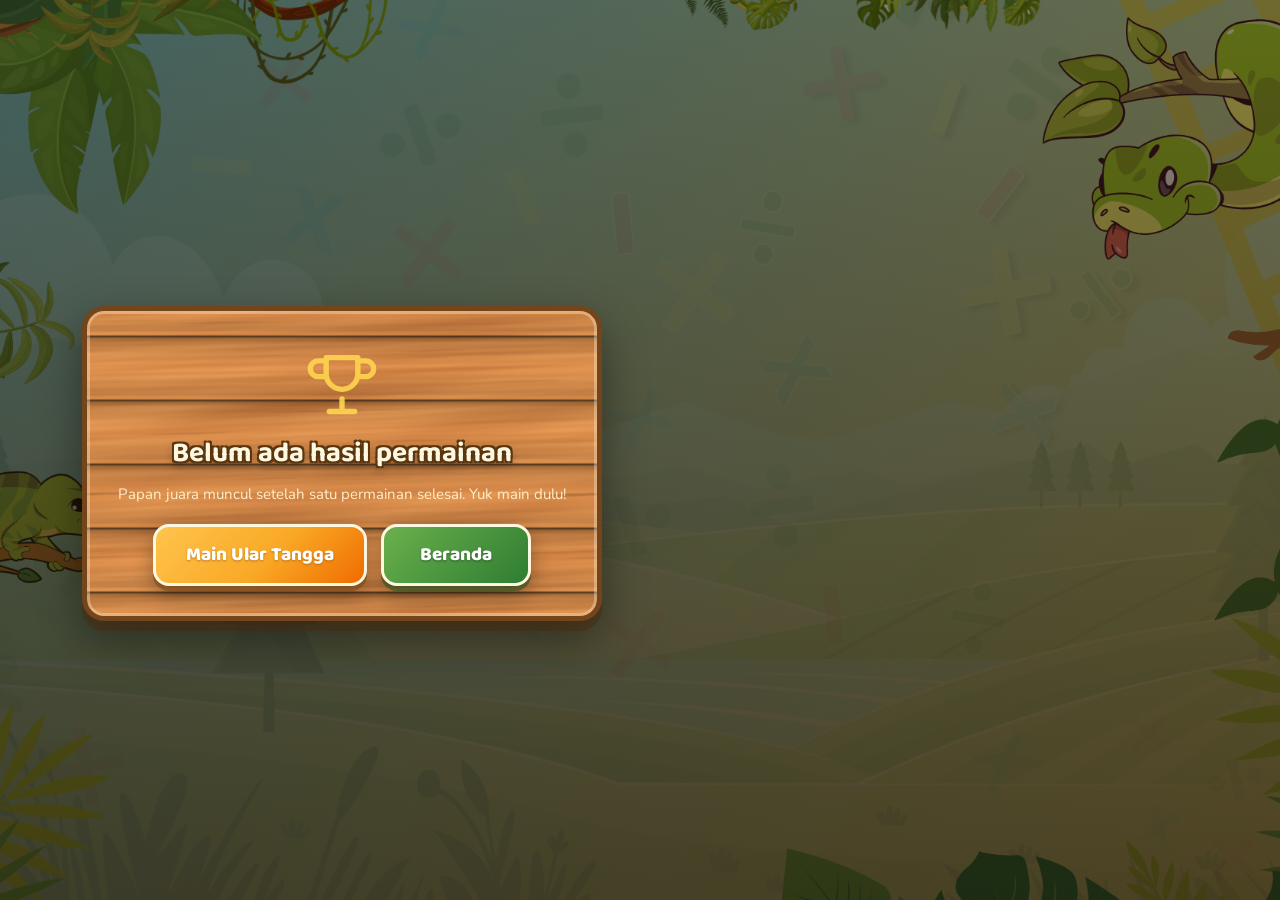
<file: asset/halaman/juara.html>
<!DOCTYPE html>
<html lang="id">
<head>
  <meta charset="UTF-8">
  <meta name="viewport" content="width=device-width, initial-scale=1.0">
  <title>Papan Juara</title>
  <meta name="description" content="Papan juara permainan ular tangga matematika: podium, peringkat akhir, dan waktu bermain.">
  <link rel="icon" href="../gambar/logo.png" type="image/x-icon">
  <link rel="stylesheet" href="../css/font.css">
  <link rel="stylesheet" href="../css/juara.css">
</head>
<body>
  <!-- Kepingan warna yang jatuh; dibuat oleh JS -->
  <div class="konfeti" id="konfeti" aria-hidden="true"></div>

  <main class="juara-page" id="juaraPage">
    <!-- Diisi oleh JS dari data yang dikirim halaman permainan -->
  </main>

  <script src="../js/suara.js"></script>

  <script>
    /* =========================================================
       PAPAN JUARA
       Halaman ini menggantikan pop up juara yang dulu muncul di
       atas papan. Data hasil permainan dikirim lewat alamat:
         juara.html#<JSON hasil>
       Cara ini dipilih karena situsnya dibuka langsung dari berkas
       (file://) tanpa server, jadi tidak bisa mengandalkan
       penyimpanan peramban yang kadang diblokir.
       ========================================================= */

    const PIALA =
      '<svg viewBox="0 0 24 24" fill="none" stroke="currentColor" stroke-width="1.7"' +
      ' stroke-linecap="round" stroke-linejoin="round">' +
      '<path d="M8 21h8M12 17v4M7 4h10v5a5 5 0 0 1-10 0V4Z"/>' +
      '<path d="M17 5h2.5a1.5 1.5 0 0 1 0 5H17M7 5H4.5a1.5 1.5 0 0 0 0 5H7"/></svg>';

    const MEDALI = ["🥇", "🥈", "🥉"];

    function bacaHasil() {
      try {
        const mentah = decodeURIComponent(location.hash.replace(/^#/, ""));
        if (!mentah) return null;
        const d = JSON.parse(mentah);
        if (!d || !Array.isArray(d.ranked) || !d.ranked.length) return null;
        return d;
      } catch (e) {
        return null;
      }
    }

    function aman(teks) {
      return String(teks == null ? "" : teks).replace(/[&<>"']/g, function (c) {
        return { "&": "&amp;", "<": "&lt;", ">": "&gt;", '"': "&quot;", "'": "&#39;" }[c];
      });
    }

    /* Ikon hewan sekarang berkas lokal (asset/gambar/hewan/), alamatnya
       dikirim ulartangga.html lewat hash dan relatif ke folder ini.
       Cadangan huruf awal nama pemain tetap dipasang lewat
       pasangIkonCadangan() sebagai jaring-jaring kalau berkasnya hilang. */
    function gambarPemain(p, kelas) {
      const nama = aman(p.label);
      if (!p.icon) {
        return '<span class="' + kelas + ' ikon-huruf">' + nama.charAt(0) + "</span>";
      }
      return (
        '<img class="' + kelas + '" src="' + aman(p.icon) +
        '" alt="" data-awal="' + nama.charAt(0) + '" draggable="false">'
      );
    }

    function pasangIkonCadangan(wadah) {
      wadah.querySelectorAll("img[data-awal]").forEach(function (img) {
        const ganti = function () {
          const s = document.createElement("span");
          s.className = img.className + " ikon-huruf";
          s.textContent = img.dataset.awal;
          if (img.parentNode) img.replaceWith(s);
        };
        img.addEventListener("error", ganti);
        // sudah gagal sebelum penangan terpasang
        if (img.complete && img.naturalWidth === 0) ganti();
      });
    }

    function render() {
      const d = bacaHasil();
      const wadah = document.getElementById("juaraPage");

      if (!d) {
        wadah.innerHTML =
          '<div class="kartu-kosong">' +
          '<div class="piala-kosong">' + PIALA + "</div>" +
          "<h1>Belum ada hasil permainan</h1>" +
          "<p>Papan juara muncul setelah satu permainan selesai. Yuk main dulu!</p>" +
          '<div class="tombol-baris">' +
          '<a class="tombol utama" href="ulartangga.html">Main Ular Tangga</a>' +
          '<a class="tombol" href="../../index.html">Beranda</a>' +
          "</div></div>";
        document.body.classList.add("siap");
        return;
      }

      const ranked = d.ranked;
      const juara = ranked[0];
      const petakAkhir = d.endCell || 46;

      /* --- podium: urutan tampil 2 - 1 - 3 supaya juara di tengah --- */
      const urut = ranked.length >= 3 ? [1, 0, 2] : (ranked.length === 2 ? [1, 0] : [0]);
      let podium = "";
      urut.forEach(function (i) {
        const p = ranked[i];
        if (!p) return;
        const peringkat = i + 1;
        podium +=
          '<div class="slot peringkat-' + peringkat + '">' +
          '<div class="slot-pemain">' +
          '<span class="medali">' + (MEDALI[i] || "") + "</span>" +
          gambarPemain(p, "slot-ikon") +
          '<span class="slot-nama">' + aman(p.label) + "</span>" +
          '<span class="slot-posisi">Petak ' + aman(p.pos) + "</span>" +
          "</div>" +
          '<div class="blok"><span class="angka">' + peringkat + "</span></div>" +
          "</div>";
      });

      /* --- daftar peringkat lengkap, dengan bilah kemajuan --- */
      let daftar = "";
      ranked.forEach(function (p, i) {
        const persen = Math.max(4, Math.round((p.pos / petakAkhir) * 100));
        daftar +=
          '<li class="baris' + (i === 0 ? " baris-juara" : "") + '">' +
          '<span class="urutan">' + (i + 1) + "</span>" +
          gambarPemain(p, "baris-ikon") +
          '<span class="baris-nama">' + aman(p.label) + "</span>" +
          '<span class="bilah"><span class="bilah-isi" style="width:' + persen + '%"></span></span>' +
          '<span class="baris-petak">Petak ' + aman(p.pos) + "</span>" +
          "</li>";
      });

      const judul = d.timeUp
        ? "Waktu Habis!"
        : "Selamat, " + aman(juara.label) + "!";
      const anak = d.timeUp
        ? aman(juara.label) + " paling dekat ke petak terakhir."
        : "Berhasil sampai petak " + aman(juara.pos) + " lebih dulu.";

      wadah.innerHTML =
        '<a class="tombol-beranda" href="../../index.html" aria-label="Ke beranda">' +
        '<svg viewBox="0 0 24 24" fill="currentColor"><path d="M12 3 2 12h3v9h6v-6h2v6h6v-9h3L12 3Z"/></svg>' +
        "</a>" +

        '<header class="kepala">' +
        '<div class="piala">' + PIALA + "</div>" +
        '<p class="label-atas">Papan Juara</p>' +
        "<h1>" + judul + "</h1>" +
        '<p class="anak-judul">' + anak + "</p>" +
        (d.waktu ? '<p class="waktu">Waktu bermain: <strong>' + aman(d.waktu) + "</strong></p>" : "") +
        "</header>" +

        '<section class="podium" aria-label="Podium tiga besar">' + podium + "</section>" +

        '<section class="panel-daftar">' +
        "<h2>Peringkat Akhir</h2>" +
        '<ol class="daftar">' + daftar + "</ol>" +
        "</section>" +

        '<div class="tombol-baris">' +
        '<a class="tombol utama" href="ulartangga.html">Main Lagi</a>' +
        '<a class="tombol" href="../../index.html">Beranda</a>' +
        "</div>";

      pasangIkonCadangan(wadah);
      document.body.classList.add("siap");
      if (!d.timeUp) {
        taburKonfeti();
        if (!d.bunyi) bunyikanFanfare();
      }
    }

    /* Biasanya fanfare-nya sudah dibunyikan di halaman permainan tepat
       sebelum pindah ke sini (penanda d.bunyi), jadi tidak diulang.
       Kalau halaman ini dibuka sendiri — misalnya dimuat ulang —
       fanfare dicoba di sini. Peramban boleh menolaknya karena
       halamannya belum disentuh; kalau ditolak, dicoba lagi pada
       sentuhan pertama. */
    function bunyikanFanfare() {
      if (typeof Suara === "undefined") return;
      const a = Suara.mainkan("juara");
      if (!a) return;
      /* Berhasil atau tidaknya dipantau lewat kejadian "playing", bukan
         lewat properti paused: berkasnya sering belum selesai dimuat
         saat play() dipanggil, jadi paused masih true walau sebenarnya
         diizinkan. Kalau setelah 1,5 detik belum berbunyi, berarti
         ditolak — dicoba lagi pada sentuhan pertama. */
      let berbunyi = false;
      const tandai = function () { berbunyi = true; };
      a.addEventListener("playing", tandai, { once: true });
      setTimeout(function () {
        a.removeEventListener("playing", tandai);
        if (berbunyi) return;
        const coba = function () { Suara.mainkan("juara"); };
        window.addEventListener("pointerdown", coba, { once: true, passive: true });
        window.addEventListener("keydown", coba, { once: true });
      }, 1500);
    }

    /* Konfeti sederhana: beberapa kepingan yang jatuh sambil berputar.
       Dimatikan kalau pengguna memilih "kurangi gerakan" di sistemnya. */
    function taburKonfeti() {
      if (window.matchMedia("(prefers-reduced-motion: reduce)").matches) return;
      const wadah = document.getElementById("konfeti");
      const warna = ["#ffd54f", "#ff8a65", "#81c784", "#4fc3f7", "#ba68c8", "#fff176"];
      for (let i = 0; i < 34; i++) {
        const k = document.createElement("i");
        k.style.left = Math.random() * 100 + "vw";
        k.style.background = warna[i % warna.length];
        k.style.animationDelay = (Math.random() * 2.2).toFixed(2) + "s";
        k.style.animationDuration = (3.4 + Math.random() * 2.4).toFixed(2) + "s";
        k.style.transform = "rotate(" + Math.round(Math.random() * 360) + "deg)";
        wadah.appendChild(k);
      }
    }

    render();
    window.addEventListener("hashchange", function () {
      document.getElementById("konfeti").innerHTML = "";
      render();
    });
  </script>
</body>
</html>
</file>
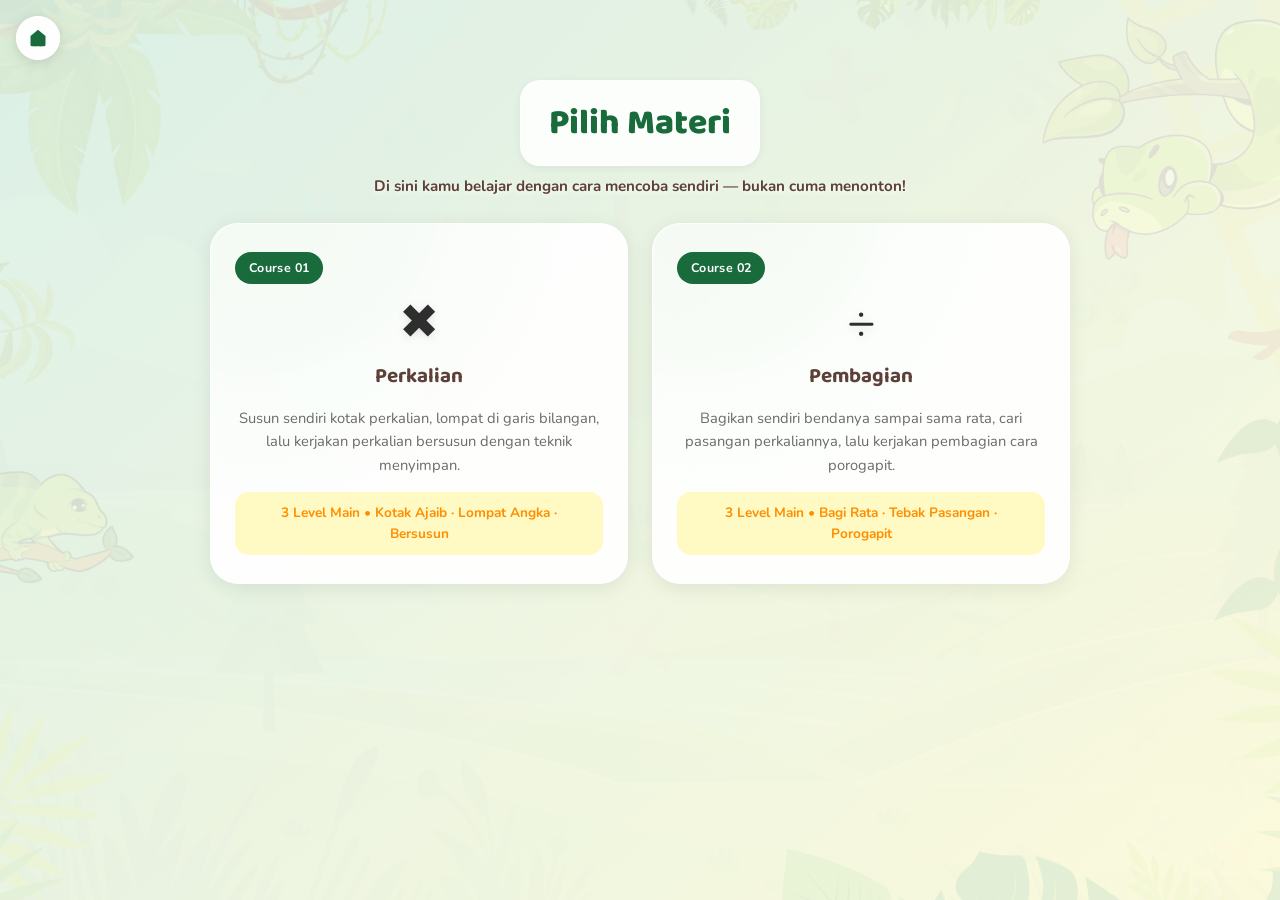
<file: asset/halaman/materi-page.html>
<!DOCTYPE html>
<html lang="id">
<head>
  <meta charset="UTF-8">
  <meta name="viewport" content="width=device-width, initial-scale=1.0">
  <title>Materi Pembelajaran</title>
  <meta name="description" content="Pilih materi pembelajaran matematika — perkalian dan pembagian untuk siswa SD kelas III.">
  <link rel="icon" href="../gambar/logo.png" type="image/x-icon">
  <link rel="stylesheet" href="../css/font.css">
  <link rel="stylesheet" href="../css/base.css">
  <link rel="stylesheet" href="../css/materi-page.css">
</head>
<body>
  <!-- Top Bar -->
  <div class="top-btn-bar">
    <a href="../../index.html" class="back-home-btn" aria-label="Kembali ke Home">
      <svg viewBox="0 0 24 24"><path d="M3 9.5L12 2l9 7.5V20a2 2 0 0 1-2 2H5a2 2 0 0 1-2-2V9.5z"/><polyline points="9 22 9 12 15 12 15 22" fill="none" stroke="var(--color-forest)" stroke-width="2"/></svg>
    </a>
    <button class="audio-btn" id="muteToggleBtn" aria-label="Mute / Unmute Audio">
      <svg id="audioIcon" viewBox="0 0 24 24">
        <polygon id="audioIconPoly" points="9 9 13 9 17 5 17 19 13 15 9 15 9 9"/>
        <line id="audioIconLine" x1="19" y1="5" x2="19" y2="19"/>
      </svg>
    </button>
  </div>

  <audio id="bgAudio" src="../suara/musik-latar.mp3" loop></audio>

  <div class="page-content">
    <div class="page-title">
      <h1>Pilih Materi</h1>
      <p class="page-subtitle">Di sini kamu belajar dengan cara mencoba sendiri — bukan cuma menonton!</p>
    </div>

    <div class="course-grid">
      <!-- Perkalian -->
      <a href="materi-perkalian.html" class="course-card" id="cardPerkalian">
        <span class="course-badge">Course 01</span>
        <div class="course-icon">&#x2716;</div>
        <div class="course-title">Perkalian</div>
        <p class="course-desc">Susun sendiri kotak perkalian, lompat di garis bilangan, lalu kerjakan perkalian bersusun dengan teknik menyimpan.</p>
        <div class="course-meta">3 Level Main &bull; Kotak Ajaib &middot; Lompat Angka &middot; Bersusun</div>
      </a>

      <!-- Pembagian -->
      <a href="materi-pembagian.html" class="course-card" id="cardPembagian">
        <span class="course-badge">Course 02</span>
        <div class="course-icon">&#x00F7;</div>
        <div class="course-title">Pembagian</div>
        <p class="course-desc">Bagikan sendiri bendanya sampai sama rata, cari pasangan perkaliannya, lalu kerjakan pembagian cara porogapit.</p>
        <div class="course-meta">3 Level Main &bull; Bagi Rata &middot; Tebak Pasangan &middot; Porogapit</div>
      </a>
    </div>
  </div>

  <script src="../js/suara.js"></script>
  <script>
  document.addEventListener('DOMContentLoaded', function() {
    document.body.classList.add('ready');

    // Audio system (shared pattern)
    var audio = document.getElementById('bgAudio');
    var muteBtn = document.getElementById('muteToggleBtn');
    var icon = document.getElementById('audioIcon');
    var poly = document.getElementById('audioIconPoly');
    var line = document.getElementById('audioIconLine');
    var LS_MUTED = 'mtkgame-audio-muted';
    var LS_VOLUME = 'mtkgame-audio-volume';

    audio.muted = localStorage.getItem(LS_MUTED) === 'true';
    var sv = localStorage.getItem(LS_VOLUME);
    if (sv) { var v = parseFloat(sv); if (!isNaN(v)) audio.volume = v / 100; }

    function renderIcon() {
      if (audio.muted) {
        poly.setAttribute('points', '9 9 13 9 17 5 17 19 13 15 9 15 9 9 9 9');
        line.setAttribute('x1','1'); line.setAttribute('y1','1'); line.setAttribute('x2','23'); line.setAttribute('y2','23');
        icon.setAttribute('stroke', 'var(--color-text-light)');
        muteBtn.classList.add('muted');
      } else {
        poly.setAttribute('points', '9 9 13 9 17 5 17 19 13 15 9 15 9 9');
        line.setAttribute('x1','19'); line.setAttribute('y1','5'); line.setAttribute('x2','19'); line.setAttribute('y2','19');
        icon.setAttribute('stroke', 'var(--color-forest)');
        muteBtn.classList.remove('muted');
      }
    }
    renderIcon();

    function tryPlay() { if (!audio.muted) audio.play().catch(function(){}); }
    setInterval(tryPlay, 2500);
    window.addEventListener('pointerdown', tryPlay, { once: true, passive: true });
    setTimeout(tryPlay, 300);

    muteBtn.addEventListener('click', function() {
      audio.muted = !audio.muted;
      localStorage.setItem(LS_MUTED, audio.muted ? 'true' : 'false');
      if (audio.muted) audio.pause(); else tryPlay();
      renderIcon();
    });

    // Page transitions for cards
    document.querySelectorAll('.course-card').forEach(function(card) {
      card.addEventListener('click', function(e) {
        if (e.button === 0 && !e.ctrlKey && !e.metaKey) {
          e.preventDefault();
          document.body.style.opacity = '0';
          setTimeout(function() { window.location.href = card.getAttribute('href'); }, 400);
        }
      });
    });
  });
  </script>
</body>
</html>
</file>
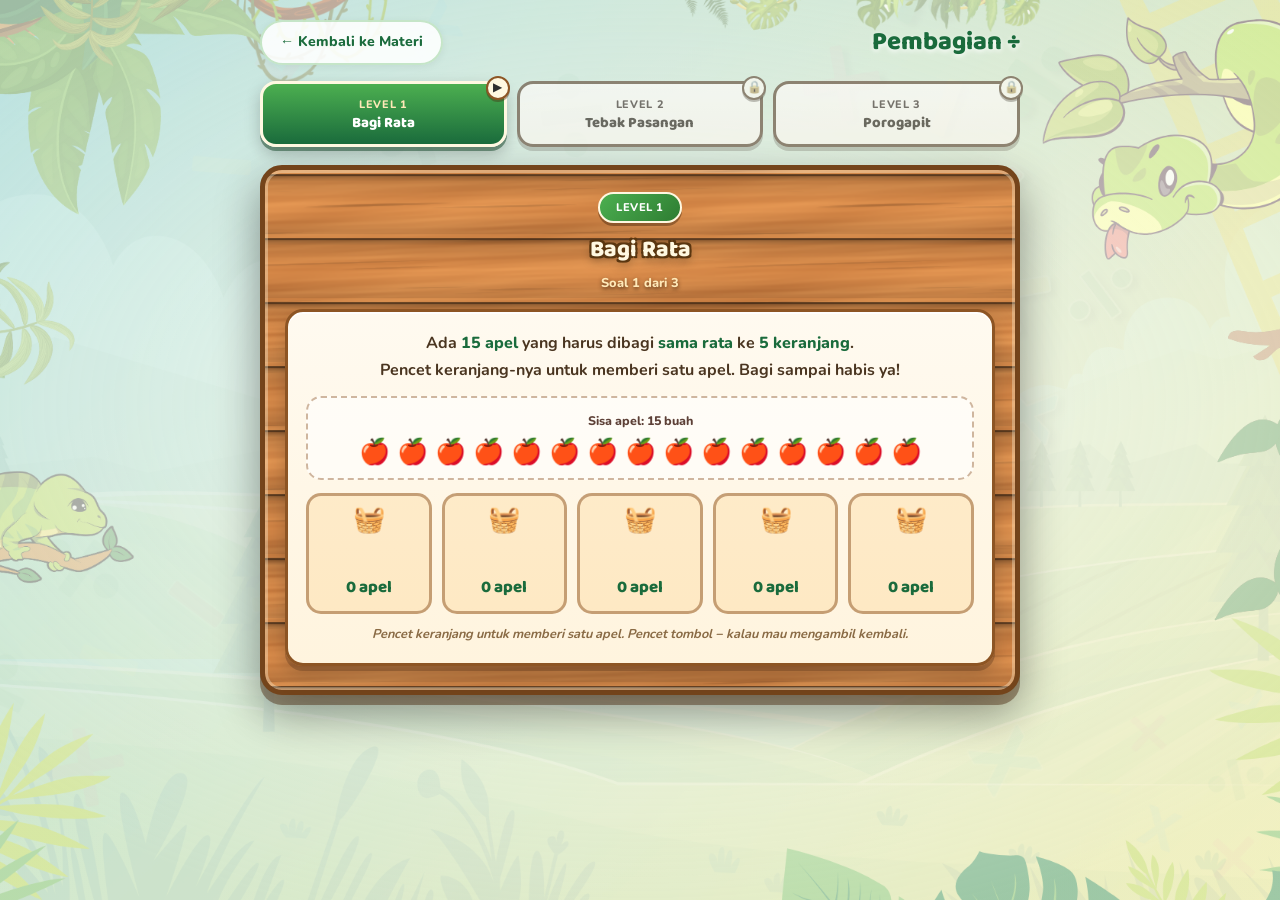
<file: asset/halaman/materi-pembagian.html>
<!DOCTYPE html>
<html lang="id">
<head>
  <meta charset="UTF-8">
  <meta name="viewport" content="width=device-width, initial-scale=1.0">
  <title>Latihan Pembagian</title>
  <meta name="description" content="Latihan pembagian interaktif — siswa membagi, menebak pasangan, dan mengerjakan porogapit sendiri.">
  <link rel="icon" href="../gambar/logo.png" type="image/x-icon">
  <link rel="stylesheet" href="../css/font.css">
  <link rel="stylesheet" href="../css/base.css">
  <link rel="stylesheet" href="../css/materi-latihan.css">
</head>
<body>
  <main class="latihan-shell">
    <div class="latihan-topbar">
      <a href="materi-page.html" class="back-link">&larr; Kembali ke Materi</a>
      <div class="latihan-title">Pembagian &#247;</div>
    </div>

    <div class="level-bar" id="levelBar"></div>
    <div class="activity-board" id="activityBoard"></div>
  </main>

  <script src="../js/suara.js"></script>
  <script src="../js/latihan-core.js"></script>
  <script>
  (function () {
    'use strict';
    var L = Latihan, el = L.el;

    /* =========================================================
       LEVEL 1 — BAGI RATA
       Siswa memindahkan sendiri benda ke wadah sampai sama rata.
       ========================================================= */
    var BAGI_SOAL = [
      { total: 12, groups: 3, item: '🍬', wadah: 'anak',    icon: '🧒', isi: 'permen' },
      { total: 15, groups: 5, item: '🍎', wadah: 'keranjang', icon: '🧺', isi: 'apel' },
      { total: 12, groups: 4, item: '🍪', wadah: 'piring',  icon: '🍽️', isi: 'kue' },
      { total: 18, groups: 3, item: '🥕', wadah: 'kelinci', icon: '🐰', isi: 'wortel' },
      { total: 16, groups: 4, item: '🐟', wadah: 'kucing',  icon: '🐱', isi: 'ikan' }
    ];

    function buildBagiRata(host, api) {
      var s = api.soal(BAGI_SOAL);
      var perGroup = s.total / s.groups;
      var pool = s.total;
      var baskets = [];
      var solved = false;

      for (var i = 0; i < s.groups; i++) baskets.push(0);

      var task = el('div', 'paper');
      var t = el('div', 'task-text');
      t.innerHTML = 'Ada <strong>' + s.total + ' ' + s.isi + '</strong> yang harus dibagi ' +
        '<strong>sama rata</strong> ke <strong>' + s.groups + ' ' + s.wadah + '</strong>.<br>' +
        'Pencet ' + s.wadah + '-nya untuk memberi satu ' + s.isi + '. Bagi sampai habis ya!';
      task.appendChild(t);

      var poolBox = el('div', 'pool');
      var basketRow = el('div', 'basket-row');
      basketRow.style.gridTemplateColumns = 'repeat(' + Math.min(s.groups, 5) + ', 1fr)';
      var hint = el('div', 'basket-hint');
      var answerHost = el('div', 'paper');
      answerHost.style.display = 'none';

      var basketEls = [];

      function drawPool() {
        poolBox.innerHTML = '';
        poolBox.appendChild(el('div', 'pool-label',
          'Sisa ' + s.isi + ': ' + pool + ' buah'));
        for (var i = 0; i < pool; i++) poolBox.appendChild(el('span', 'pool-item', s.item));
        if (pool === 0) poolBox.appendChild(el('span', 'array-empty', s.isi + ' sudah habis dibagi'));
      }

      function drawBaskets() {
        basketEls.forEach(function (b, i) {
          b.items.innerHTML = '';
          for (var k = 0; k < baskets[i]; k++) {
            b.items.appendChild(el('span', null, s.item));
          }
          b.count.textContent = baskets[i] + ' ' + s.isi;
          b.node.classList.toggle('full-eq', baskets[i] === perGroup);
          b.undo.disabled = baskets[i] === 0;
        });
      }

      function checkState() {
        drawPool();
        drawBaskets();
        if (solved) return;

        if (pool > 0) {
          hint.textContent = 'Pencet ' + s.wadah + ' untuk memberi satu ' + s.isi +
            '. Pencet tombol − kalau mau mengambil kembali.';
          api.clearMsg();
          return;
        }

        // pool habis — apakah sudah sama rata?
        var equal = baskets.every(function (n) { return n === baskets[0]; });
        if (equal) {
          solved = true;
          hint.textContent = '';
          api.ok('Sudah sama rata! Setiap ' + s.wadah + ' dapat ' + baskets[0] + ' ' + s.isi + '.');
          showAnswer();
        } else {
          var min = Math.min.apply(null, baskets), max = Math.max.apply(null, baskets);
          api.no(s.isi.charAt(0).toUpperCase() + s.isi.slice(1) + '-nya sudah habis, tapi belum sama rata! ' +
            'Ada yang dapat ' + min + ', ada yang dapat ' + max + '. Ambil kembali lalu bagi ulang.');
          hint.textContent = 'Pencet tombol − untuk mengambil kembali, lalu bagi ulang.';
        }
      }

      for (var g = 0; g < s.groups; g++) {
        (function (gi) {
          var node = el('div', 'basket');
          node.appendChild(el('div', 'basket-icon', s.icon));
          var items = el('div', 'basket-items');
          node.appendChild(items);
          var count = el('div', 'basket-count', '0 ' + s.isi);
          node.appendChild(count);

          // tombol ambil kembali — dipisah supaya klik menambah tidak pernah salah sasaran
          var undo = el('button', 'basket-undo', '−');
          undo.type = 'button';
          undo.title = 'Ambil kembali satu ' + s.isi;
          undo.addEventListener('click', function (e) {
            e.stopPropagation();
            if (solved || baskets[gi] === 0) return;
            baskets[gi]--; pool++; checkState();
          });
          node.appendChild(undo);

          node.addEventListener('click', function () {
            if (solved) return;
            if (pool > 0) { baskets[gi]++; pool--; checkState(); }
          });

          basketEls.push({ node: node, items: items, count: count, undo: undo });
          basketRow.appendChild(node);
        })(g);
      }

      function showAnswer() {
        answerHost.style.display = '';
        answerHost.innerHTML = '';
        var q = el('div', 'task-text');
        q.innerHTML = '<strong>' + s.total + '</strong> ' + s.isi + ' dibagi ke <strong>' +
          s.groups + '</strong> ' + s.wadah + '.<br>Tulis hasil pembagiannya: <strong>' +
          s.total + ' : ' + s.groups + ' = ?</strong>';
        answerHost.appendChild(q);

        L.answerRow(answerHost, {
          onSubmit: function (v) {
            if (v === perGroup) {
              api.win('Benar! ' + s.total + ' : ' + s.groups + ' = ' + perGroup +
                '. Membagi itu artinya membagi sama rata.');
              return true;
            }
            api.no('Belum tepat. Lihat lagi ' + s.wadah + '-nya — satu ' + s.wadah +
              ' isinya berapa ' + s.isi + '?');
            return false;
          }
        });
      }

      host.appendChild(task);
      task.appendChild(poolBox);
      task.appendChild(basketRow);
      task.appendChild(hint);
      host.appendChild(answerHost);
      checkState();
    }

    /* =========================================================
       LEVEL 2 — TEBAK PASANGAN
       Pembagian = mencari pengali yang hilang.
       ========================================================= */
    var PASANGAN_SOAL = [
      { total: 15, div: 3 }, { total: 24, div: 4 }, { total: 18, div: 6 },
      { total: 28, div: 7 }, { total: 30, div: 5 }, { total: 21, div: 3 },
      { total: 36, div: 4 }, { total: 40, div: 8 }
    ];

    function buildPasangan(host, api) {
      var s = api.soal(PASANGAN_SOAL);
      var answer = s.total / s.div;

      var task = el('div', 'paper');
      var t = el('div', 'task-text');
      t.innerHTML = 'Berapa <strong>' + s.total + ' : ' + s.div + '</strong> ?<br>' +
        'Caranya: cari angka yang kalau dikali <strong>' + s.div +
        '</strong> hasilnya <strong>' + s.total + '</strong>.';
      task.appendChild(t);

      var eq = el('div', 'step-prompt');
      eq.innerHTML = '<b style="font-size:1.5rem">' + s.div + ' × <span class="hl">?</span> = ' +
        s.total + '</b>';
      task.appendChild(eq);

      /* Bantuan opsional: tangga kelipatan. Siswa tetap yang memutuskan. */
      var helpBox = el('div', 'pool');
      helpBox.style.display = 'none';
      var bHelp = el('button', 'btn-ghost', 'Bingung? Lihat tangga kelipatan');
      var helpRow = el('div', 'answer-row');
      helpRow.appendChild(bHelp);

      bHelp.addEventListener('click', function () {
        helpBox.style.display = '';
        bHelp.style.display = 'none';
        helpBox.innerHTML = '';
        helpBox.appendChild(el('div', 'pool-label',
          'Tangga kelipatan ' + s.div + ' — cari yang hasilnya ' + s.total + ':'));
        for (var k = 1; k <= Math.max(answer + 2, 5); k++) {
          var chip = el('span', 'array-item');
          chip.style.fontSize = '0.85rem';
          chip.style.fontWeight = '800';
          chip.style.padding = '5px 10px';
          chip.style.borderRadius = '10px';
          chip.style.background = 'rgba(249,168,37,0.2)';
          chip.style.border = '2px solid rgba(249,168,37,0.45)';
          chip.textContent = s.div + '×' + k + '=' + (s.div * k);
          helpBox.appendChild(chip);
        }
      });

      L.answerRow(task, {
        onSubmit: function (v) {
          if (v === answer) {
            api.win('Benar! ' + s.div + ' × ' + answer + ' = ' + s.total +
              ', jadi ' + s.total + ' : ' + s.div + ' = ' + answer + '.');
            return true;
          }
          api.no(s.div + ' × ' + v + ' = ' + (s.div * v) + ', bukan ' + s.total +
            '. Coba angka yang ' + (s.div * v < s.total ? 'lebih besar' : 'lebih kecil') + '.');
          return false;
        }
      });

      host.appendChild(task);
      task.appendChild(helpRow);
      task.appendChild(helpBox);
    }

    /* =========================================================
       LEVEL 3 — POROGAPIT
       Semua soal: 2 angka : 1 angka, tanpa sisa,
       tiap digit habis dibagi supaya cocok untuk kelas III.
       ========================================================= */
    var POROGAPIT_SOAL = [
      { n: 84, d: 4 }, { n: 96, d: 3 }, { n: 68, d: 2 },
      { n: 93, d: 3 }, { n: 88, d: 4 }, { n: 69, d: 3 },
      { n: 86, d: 2 }, { n: 55, d: 5 }, { n: 64, d: 2 }
    ];

    function buildPorogapit(host, api) {
      var s = api.soal(POROGAPIT_SOAL);
      var d1 = Math.floor(s.n / 10), d2 = s.n % 10;
      var q1 = d1 / s.d, q2 = d2 / s.d;      // dijamin bulat oleh bank soal
      var result = s.n / s.d;

      var task = el('div', 'paper');
      var t = el('div', 'task-text');
      t.innerHTML = 'Kerjakan <strong>' + s.n + ' : ' + s.d + '</strong> dengan cara ' +
        '<strong>porogapit</strong>. Isi kotaknya langkah demi langkah.';
      task.appendChild(t);

      /* --- Susunan porogapit --- */
      var stage = el('div', 'sum-stage');
      var pg = el('div', 'porogapit');
      pg.appendChild(el('div', 'porogapit-divisor', String(s.d)));

      var body = el('div', 'porogapit-body');
      function cell(cls, txt) { return el('div', 'cell' + (cls ? ' ' + cls : ''), txt); }
      function row(cls) { var r = el('div', 'pg-row' + (cls ? ' ' + cls : '')); body.appendChild(r); return r; }

      // baris hasil bagi (di atas garis)
      var rQ = row('porogapit-quotient');
      var cQ1 = cell('blank'), cQ2 = cell('blank');
      rQ.appendChild(cQ1); rQ.appendChild(cQ2);

      // baris bilangan yang dibagi
      var rN = row();
      rN.appendChild(cell(null, String(d1)));
      rN.appendChild(cell(null, String(d2)));

      // baris kurang pertama
      var rS1 = row();
      var cS1 = cell('blank underline');
      rS1.appendChild(cS1); rS1.appendChild(cell());

      // baris sisa + angka yang diturunkan
      var rR1 = row();
      var cR1 = cell('blank');
      var cDown = cell('dim');
      rR1.appendChild(cR1); rR1.appendChild(cDown);

      // baris kurang kedua
      var rS2 = row();
      var cS2 = cell('blank underline');
      rS2.appendChild(cell()); rS2.appendChild(cS2);

      // sisa akhir
      var rR2 = row();
      var cR2 = cell('blank');
      rR2.appendChild(cell()); rR2.appendChild(cR2);

      pg.appendChild(body);
      stage.appendChild(pg);

      function fill(c, v) { c.textContent = v; c.classList.add('filled'); c.classList.remove('target'); }
      var blanks = [cQ1, cS1, cR1, cQ2, cS2, cR2];
      function targetOnly(c) {
        blanks.forEach(function (x) { x.classList.remove('target'); });
        if (c) c.classList.add('target');
      }

      var steps = [
        {
          prompt: 'Bagi angka depan dulu: <b>' + d1 + ' : ' + s.d + ' = ?</b><br>' +
                  'Tulis hasilnya di atas garis.',
          expect: q1,
          hint: 'Cari angka yang kalau dikali ' + s.d + ' hasilnya ' + d1 + '.',
          fill: function (v) { fill(cQ1, v); },
          mark: function () { targetOnly(cQ1); }
        },
        {
          prompt: 'Sekarang kalikan: <b>' + q1 + ' × ' + s.d + ' = ?</b><br>' +
                  'Tulis di bawah angka ' + d1 + '.',
          expect: q1 * s.d,
          hint: 'Kalikan hasil bagi tadi (' + q1 + ') dengan pembaginya (' + s.d + ').',
          fill: function (v) { fill(cS1, v); },
          mark: function () { targetOnly(cS1); }
        },
        {
          prompt: 'Kurangkan: <b>' + d1 + ' − ' + (q1 * s.d) + ' = ?</b>',
          expect: d1 - q1 * s.d,
          hint: 'Kurangi ' + d1 + ' dengan ' + (q1 * s.d) + '.',
          fill: function (v) {
            fill(cR1, v);
            cDown.textContent = String(d2);   // turunkan angka berikutnya
            cDown.classList.add('filled');
          },
          mark: function () { targetOnly(cR1); }
        },
        {
          prompt: 'Angka <b>' + d2 + '</b> diturunkan. Sekarang <b>' + d2 + ' : ' + s.d + ' = ?</b><br>' +
                  'Tulis di atas garis, sebelah hasil tadi.',
          expect: q2,
          hint: 'Cari angka yang kalau dikali ' + s.d + ' hasilnya ' + d2 + '.',
          fill: function (v) { fill(cQ2, v); },
          mark: function () { targetOnly(cQ2); }
        },
        {
          prompt: 'Kalikan lagi: <b>' + q2 + ' × ' + s.d + ' = ?</b>',
          expect: q2 * s.d,
          hint: 'Kalikan ' + q2 + ' dengan ' + s.d + '.',
          fill: function (v) { fill(cS2, v); },
          mark: function () { targetOnly(cS2); }
        },
        {
          prompt: 'Kurangkan terakhir: <b>' + d2 + ' − ' + (q2 * s.d) + ' = ?</b><br>' +
                  'Kalau hasilnya 0, berarti pembagiannya habis!',
          expect: d2 - q2 * s.d,
          hint: 'Kurangi ' + d2 + ' dengan ' + (q2 * s.d) + '.',
          fill: function (v) { fill(cR2, v); },
          mark: function () { targetOnly(cR2); }
        }
      ];

      host.appendChild(task);
      task.appendChild(stage);

      var work = el('div', 'paper');
      host.appendChild(work);
      L.runSteps(work, steps, api,
        'Selesai! ' + s.n + ' : ' + s.d + ' = ' + result +
        ', sisa 0. Kamu sudah bisa porogapit!');
    }

    /* ---------- Daftarkan level ---------- */
    document.addEventListener('DOMContentLoaded', function () {
      document.body.classList.add('ready');
      L.init({
        subject: 'pembagian',
        levels: [
          { name: 'Bagi Rata', rounds: 3, build: buildBagiRata,
            clearText: 'Kamu sudah tahu membagi itu artinya membagi sama rata.' },
          { name: 'Tebak Pasangan', rounds: 3, build: buildPasangan,
            clearText: 'Kamu sudah tahu pembagian itu mencari pengali yang hilang.' },
          { name: 'Porogapit', rounds: 3, build: buildPorogapit,
            clearText: 'Kamu sudah bisa mengerjakan pembagian dengan cara porogapit!' }
        ]
      });
    });
  })();
  </script>
</body>
</html>
</file>
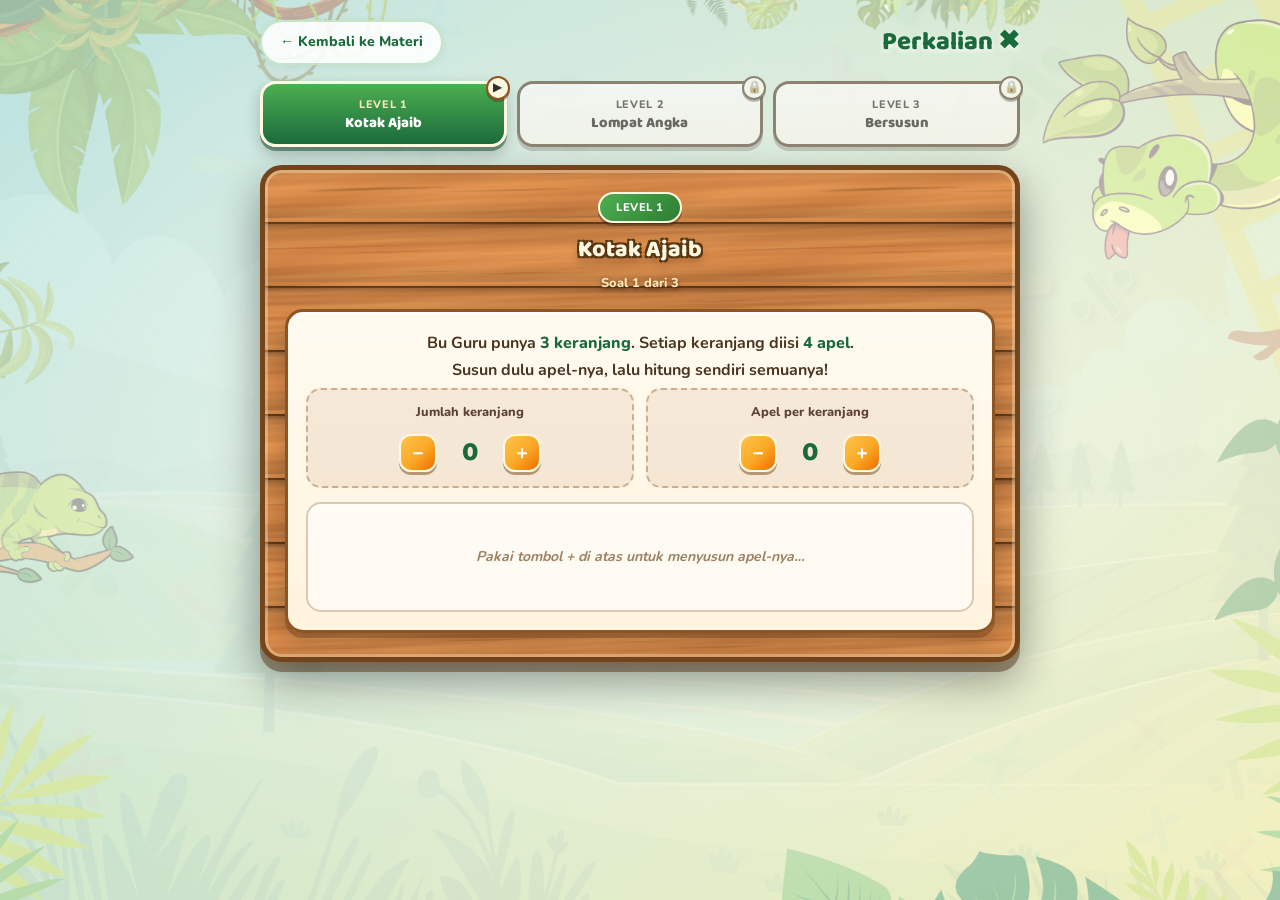
<file: asset/halaman/materi-perkalian.html>
<!DOCTYPE html>
<html lang="id">
<head>
  <meta charset="UTF-8">
  <meta name="viewport" content="width=device-width, initial-scale=1.0">
  <title>Latihan Perkalian</title>
  <meta name="description" content="Latihan perkalian interaktif — siswa menyusun, melompat, dan menghitung sendiri.">
  <link rel="icon" href="../gambar/logo.png" type="image/x-icon">
  <link rel="stylesheet" href="../css/font.css">
  <link rel="stylesheet" href="../css/base.css">
  <link rel="stylesheet" href="../css/materi-latihan.css">
</head>
<body>
  <main class="latihan-shell">
    <div class="latihan-topbar">
      <a href="materi-page.html" class="back-link">&larr; Kembali ke Materi</a>
      <div class="latihan-title">Perkalian &#10006;</div>
    </div>

    <div class="level-bar" id="levelBar"></div>
    <div class="activity-board" id="activityBoard"></div>
  </main>

  <script src="../js/suara.js"></script>
  <script src="../js/latihan-core.js"></script>
  <script>
  (function () {
    'use strict';
    var L = Latihan, el = L.el;

    /* =========================================================
       LEVEL 1 — KOTAK AJAIB
       Siswa menyusun sendiri baris & isi, lalu menghitung total.
       ========================================================= */
    var KOTAK_SOAL = [
      { rows: 3, cols: 4, item: '🍎', wadah: 'keranjang', isi: 'apel' },
      { rows: 4, cols: 5, item: '🍬', wadah: 'kantong',   isi: 'permen' },
      { rows: 2, cols: 6, item: '🥚', wadah: 'rak',       isi: 'telur' },
      { rows: 5, cols: 3, item: '🌸', wadah: 'pot',       isi: 'bunga' },
      { rows: 3, cols: 6, item: '🍪', wadah: 'piring',    isi: 'kue' }
    ];

    function buildKotak(host, api) {
      var s = api.soal(KOTAK_SOAL);
      var rows = 0, cols = 0, solvedShape = false;

      var task = el('div', 'paper');
      var t = el('div', 'task-text');
      t.innerHTML = 'Bu Guru punya <strong>' + s.rows + ' ' + s.wadah + '</strong>. ' +
        'Setiap ' + s.wadah + ' diisi <strong>' + s.cols + ' ' + s.isi + '</strong>.<br>' +
        'Susun dulu ' + s.isi + '-nya, lalu hitung sendiri semuanya!';
      task.appendChild(t);

      var ctrlRow = el('div', 'ctrl-row');
      var stage = el('div', 'array-stage');

      function stepper(label, get, set, max) {
        var box = el('div', 'ctrl');
        box.appendChild(el('span', 'ctrl-label', label));
        var st = el('div', 'ctrl-stepper');
        var minus = el('button', 'step-btn', '−');
        var val = el('span', 'step-value', '0');
        var plus = el('button', 'step-btn', '+');
        minus.addEventListener('click', function () { if (get() > 0) { set(get() - 1); sync(); } });
        plus.addEventListener('click', function () { if (get() < max) { set(get() + 1); sync(); } });
        st.appendChild(minus); st.appendChild(val); st.appendChild(plus);
        box.appendChild(st);
        box._val = val;
        return box;
      }

      var rowBox = stepper('Jumlah ' + s.wadah, function () { return rows; },
        function (v) { rows = v; }, 8);
      var colBox = stepper(s.isi.charAt(0).toUpperCase() + s.isi.slice(1) + ' per ' + s.wadah,
        function () { return cols; }, function (v) { cols = v; }, 8);
      ctrlRow.appendChild(rowBox);
      ctrlRow.appendChild(colBox);

      function drawStage() {
        stage.innerHTML = '';
        if (rows === 0 || cols === 0) {
          stage.appendChild(el('div', 'array-empty',
            'Pakai tombol + di atas untuk menyusun ' + s.isi + '-nya…'));
          return;
        }
        for (var r = 0; r < rows; r++) {
          var line = el('div', 'array-row');
          for (var c = 0; c < cols; c++) line.appendChild(el('span', 'array-item', s.item));
          stage.appendChild(line);
        }
      }

      var answerHost = el('div', 'paper');
      answerHost.style.display = 'none';

      function sync() {
        rowBox._val.textContent = rows;
        colBox._val.textContent = cols;
        drawStage();

        if (!solvedShape && rows === s.rows && cols === s.cols) {
          solvedShape = true;
          api.ok('Susunannya sudah benar! Sekarang hitung total ' + s.isi + '-nya.');
          showAnswer();
        }
      }

      function showAnswer() {
        answerHost.style.display = '';
        answerHost.innerHTML = '';
        var q = el('div', 'task-text');
        q.innerHTML = 'Ada <strong>' + s.rows + '</strong> baris, masing-masing <strong>' +
          s.cols + '</strong> ' + s.isi + '.<br>Berapa jumlah semua ' + s.isi + '-nya?';
        answerHost.appendChild(q);

        L.answerRow(answerHost, {
          onSubmit: function (v) {
            if (v === s.rows * s.cols) {
              api.win('Tepat! ' + s.rows + ' × ' + s.cols + ' = ' + (s.rows * s.cols) +
                '. Jadi perkalian itu menjumlah kelompok yang sama banyak.');
              return true;
            }
            if (v === s.rows + s.cols) {
              api.no('Itu hasil ditambah. Di sini setiap baris isinya ' + s.cols +
                ', dan barisnya ada ' + s.rows + '. Coba hitung satu-satu dulu.');
            } else {
              api.no('Belum tepat. Coba hitung barisnya satu per satu: ' +
                new Array(s.rows + 1).join(s.cols + ' + ').slice(0, -3) + ' = ?');
            }
            return false;
          }
        });
      }

      host.appendChild(task);
      task.appendChild(ctrlRow);
      task.appendChild(stage);
      host.appendChild(answerHost);
      sync();
    }

    /* =========================================================
       LEVEL 2 — LOMPAT ANGKA
       Siswa melompat sendiri di garis bilangan, lalu simpulkan.
       ========================================================= */
    var LOMPAT_SOAL = [
      { step: 4, times: 3 },
      { step: 5, times: 4 },
      { step: 3, times: 6 },
      { step: 6, times: 3 },
      { step: 7, times: 3 }
    ];

    function buildLompat(host, api) {
      var s = api.soal(LOMPAT_SOAL);
      var maxN = s.step * s.times;
      var lineMax = Math.max(maxN, 20);
      var at = 0, jumps = 0;

      var task = el('div', 'paper');
      var t = el('div', 'task-text');
      t.innerHTML = 'Si Kodok mulai dari <strong>0</strong>. Dia melompat <strong>' +
        s.step + ' langkah</strong> setiap kali, sebanyak <strong>' + s.times + ' kali</strong>.<br>' +
        'Lompatkan kodoknya, lalu hitung sendiri dia berhenti di angka berapa!';
      task.appendChild(t);

      var wrap = el('div', 'numline-wrap');
      var line = el('div', 'numline');
      var hopper = el('div', 'numline-hopper', '🐸');
      var ticks = [];
      for (var i = 0; i <= lineMax; i++) {
        var tk = el('div', 'numline-tick', String(i));
        ticks.push(tk);
        line.appendChild(tk);
      }
      line.appendChild(hopper);
      wrap.appendChild(line);

      var log = el('div', 'jump-log', 'Belum melompat');

      function placeHopper() {
        hopper.style.left = (at * 34 + 17) + 'px';
      }
      placeHopper();

      var btnRow = el('div', 'answer-row');
      var bJump = el('button', 'btn-check', 'Lompat! 🐸');
      var bReset = el('button', 'btn-ghost', 'Ulangi');
      btnRow.appendChild(bJump);
      btnRow.appendChild(bReset);

      var answerHost = el('div', 'paper');
      answerHost.style.display = 'none';

      bJump.addEventListener('click', function () {
        if (jumps >= s.times) return;
        at += s.step;
        jumps++;
        ticks[at].classList.add('marked');
        placeHopper();
        wrap.scrollLeft = Math.max(0, at * 34 - wrap.clientWidth / 2);

        /* Hasil penjumlahannya SENGAJA tidak ditampilkan (permintaan
           klien): yang ditulis hanya deret penjumlahannya, hasilnya
           dihitung sendiri oleh siswa di kotak jawaban. */
        var parts = [];
        for (var k = 1; k <= jumps; k++) parts.push(s.step);
        log.textContent = parts.join(' + ') + ' = ?';

        if (jumps >= s.times) {
          bJump.disabled = true;
          api.ok('Kodoknya sudah melompat ' + s.times + ' kali!');
          showAnswer();
        }
      });

      bReset.addEventListener('click', function () {
        at = 0; jumps = 0;
        ticks.forEach(function (n) { n.classList.remove('marked'); });
        placeHopper();
        log.textContent = 'Belum melompat';
        bJump.disabled = false;
        answerHost.style.display = 'none';
        api.clearMsg();
      });

      function showAnswer() {
        answerHost.style.display = '';
        answerHost.innerHTML = '';
        var q = el('div', 'task-text');
        q.innerHTML = 'Melompat <strong>' + s.step + '</strong> sebanyak <strong>' +
          s.times + ' kali</strong> sama artinya dengan <strong>' + s.times + ' × ' +
          s.step + '</strong>.<br>Jadi berapa hasilnya?';
        answerHost.appendChild(q);

        L.answerRow(answerHost, {
          onSubmit: function (v) {
            if (v === maxN) {
              api.win('Benar! ' + s.times + ' × ' + s.step + ' = ' + maxN +
                '. Melompat berulang itu sama dengan perkalian.');
              return true;
            }
            api.no('Belum tepat. Lihat lagi garis bilangannya — kodoknya berhenti di angka berapa?');
            return false;
          }
        });
      }

      host.appendChild(task);
      task.appendChild(wrap);
      task.appendChild(log);
      task.appendChild(btnRow);
      host.appendChild(answerHost);
    }

    /* =========================================================
       LEVEL 3 — PERKALIAN BERSUSUN (teknik menyimpan)
       Semua soal punya simpanan, hasil 2 angka.
       ========================================================= */
    var BERSUSUN_SOAL = [
      { a: 27, b: 3 }, { a: 24, b: 4 }, { a: 18, b: 5 },
      { a: 16, b: 6 }, { a: 29, b: 3 }, { a: 13, b: 7 },
      { a: 23, b: 4 }, { a: 17, b: 5 }, { a: 14, b: 6 }
    ];

    function buildBersusun(host, api) {
      var s = api.soal(BERSUSUN_SOAL);
      var tens = Math.floor(s.a / 10), ones = s.a % 10;
      var onesProd = ones * s.b;              // mis. 7×3 = 21
      var onesDigit = onesProd % 10;          // 1  -> ditulis
      var carry = Math.floor(onesProd / 10);  // 2  -> disimpan
      var tensProd = tens * s.b;              // 2×3 = 6
      var tensDigit = tensProd + carry;       // 6+2 = 8
      var result = s.a * s.b;

      var task = el('div', 'paper');
      var t = el('div', 'task-text');
      t.innerHTML = 'Kerjakan <strong>' + s.a + ' × ' + s.b + '</strong> dengan cara bersusun. ' +
        'Isi kotaknya satu per satu — jangan lupa angka simpanannya!';
      task.appendChild(t);

      /* --- Susunan kolom --- */
      var stage = el('div', 'sum-stage');
      var grid = el('div', 'sum-grid');
      grid.style.gridTemplateColumns = 'repeat(3, auto)';

      function cell(cls, txt) { return el('div', 'cell' + (cls ? ' ' + cls : ''), txt); }

      // baris 1: kotak simpanan di atas kolom puluhan
      grid.appendChild(cell('carry'));                       // kolom operator
      var carryCell = cell('carry blank');                   // atas puluhan
      grid.appendChild(carryCell);
      grid.appendChild(cell('carry'));                       // atas satuan

      // baris 2: bilangan pertama
      grid.appendChild(cell());
      grid.appendChild(cell(null, String(tens)));
      grid.appendChild(cell(null, String(ones)));

      // baris 3: pengali
      grid.appendChild(cell('op', '×'));
      grid.appendChild(cell());
      grid.appendChild(cell(null, String(s.b)));

      // garis
      grid.appendChild(el('div', 'rule-row'));

      // baris 4: hasil
      grid.appendChild(cell());
      var resTens = cell('blank');
      var resOnes = cell('blank');
      grid.appendChild(resTens);
      grid.appendChild(resOnes);

      stage.appendChild(grid);

      function fill(c, v) { c.textContent = v; c.classList.add('filled'); c.classList.remove('target'); }
      function targetOnly(c) {
        [carryCell, resTens, resOnes].forEach(function (x) { x.classList.remove('target'); });
        if (c) c.classList.add('target');
      }

      var steps = [
        {
          prompt: 'Kalikan satuannya dulu: <b>' + ones + ' × ' + s.b + ' = ?</b>',
          expect: onesProd,
          hint: 'Coba hitung ' + ones + ' × ' + s.b + ' pelan-pelan. Hasilnya lebih dari 10.',
          mark: function () { targetOnly(null); }
        },
        {
          prompt: 'Hasilnya <b>' + onesProd + '</b>. Angka satuannya ditulis di kotak satuan. Angka berapa itu?',
          expect: onesDigit,
          hint: onesProd + ' terdiri dari ' + carry + ' puluhan dan ' + onesDigit +
                ' satuan. Yang ditulis di kotak satuan adalah satuannya.',
          fill: function (v) { fill(resOnes, v); },
          mark: function () { targetOnly(resOnes); }
        },
        {
          prompt: 'Sisanya <b>disimpan</b> di atas kolom puluhan. Berapa angka simpanannya?',
          expect: carry,
          hint: 'Dari ' + onesProd + ', satuannya (' + onesDigit + ') sudah ditulis. ' +
                'Puluhannya yang disimpan, yaitu ' + carry + '.',
          fill: function (v) { fill(carryCell, v); },
          mark: function () { targetOnly(carryCell); }
        },
        {
          prompt: 'Sekarang puluhannya: <b>' + tens + ' × ' + s.b + ' = ?</b>',
          expect: tensProd,
          hint: 'Kalikan angka puluhan (' + tens + ') dengan ' + s.b + '.',
          mark: function () { targetOnly(null); }
        },
        {
          prompt: 'Tambahkan angka simpanan: <b>' + tensProd + ' + ' + carry + ' = ?</b>',
          expect: tensDigit,
          hint: 'Jumlahkan ' + tensProd + ' dengan simpanan ' + carry + '.',
          fill: function (v) { fill(resTens, v); },
          mark: function () { targetOnly(resTens); }
        }
      ];

      host.appendChild(task);
      task.appendChild(stage);

      var work = el('div', 'paper');
      host.appendChild(work);
      L.runSteps(work, steps, api,
        'Selesai! ' + s.a + ' × ' + s.b + ' = ' + result +
        '. Kamu sudah bisa perkalian bersusun dengan teknik menyimpan!');
    }

    /* ---------- Daftarkan level ---------- */
    document.addEventListener('DOMContentLoaded', function () {
      document.body.classList.add('ready');
      L.init({
        subject: 'perkalian',
        levels: [
          { name: 'Kotak Ajaib', rounds: 3, build: buildKotak,
            clearText: 'Kamu sudah tahu perkalian itu menjumlahkan kelompok yang sama banyak.' },
          { name: 'Lompat Angka', rounds: 3, build: buildLompat,
            clearText: 'Kamu sudah bisa melihat perkalian sebagai lompatan berulang di garis bilangan.' },
          { name: 'Bersusun', rounds: 3, build: buildBersusun,
            clearText: 'Kamu sudah bisa mengerjakan perkalian bersusun dengan teknik menyimpan!' }
        ]
      });
    });
  })();
  </script>
</body>
</html>
</file>
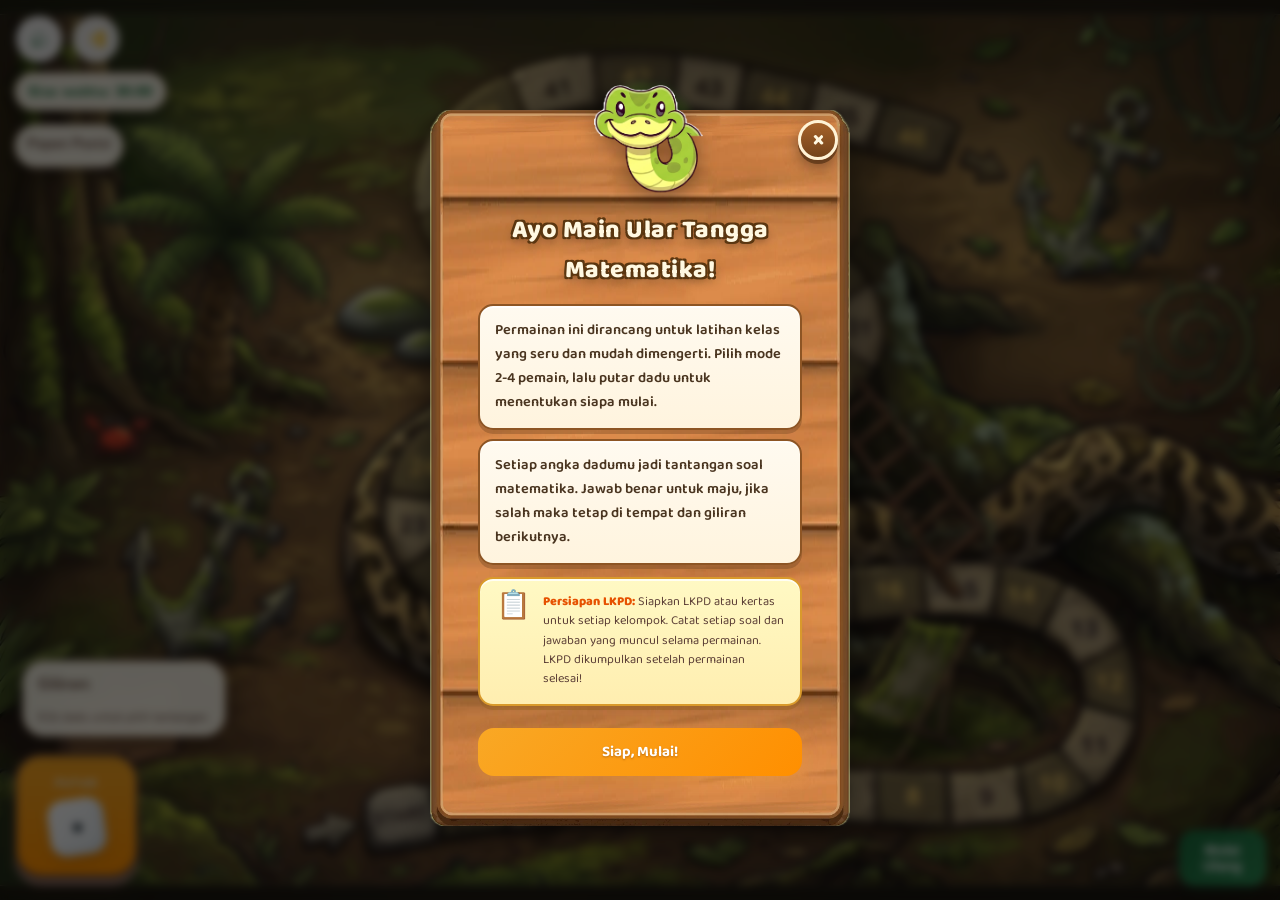
<file: asset/halaman/ulartangga.html>
<!DOCTYPE html>
<html lang="id">
<head>
  <meta charset="UTF-8">
  <meta name="viewport" content="width=device-width, initial-scale=1.0">
  <title>Ular Tangga Matematika Hewan</title>
  <meta name="description" content="Game ular tangga matematika interaktif untuk siswa SD kelas III — operasi hitung campuran.">
  <link rel="icon" href="../gambar/logo.png" type="image/x-icon">
  <link rel="stylesheet" href="../css/font.css">
  <link rel="stylesheet" href="../css/ulartangga.css">
</head>
<body>
  <!-- Top Bar: Back + Audio -->
  <div class="top-btn-bar">
    <a href="../../index.html" class="back-btn" tabindex="0" aria-label="Back to Home">
      <svg class="icon-home" viewBox="0 0 32 32">
        <path d="M17 28v-8h-2v8H8V18H4.586L16 6.586 27.414 18H24v10h-7Zm-8-12V28.001 16Zm14 12h3V17h2.414L16 4.586 3.586 17H6v11h4v-8a1 1 0 0 1 1-1h6a1 1 0 0 1 1 1v8Z"/>
      </svg>
    </a>
    <button id="muteToggleBtn" class="mute-toggle-btn" aria-label="Mute / Unmute Audio" title="Mute / Unmute">
      <svg id="icon-mute-toggle" viewBox="0 0 24 24" fill="none" stroke="#FBB904" stroke-width="2" stroke-linecap="round" stroke-linejoin="round" width="24" height="24">
        <polygon id="icon-mute-toggle-polygon" points="9 9 13 9 17 5 17 19 13 15 9 15 9 9"/>
        <line id="icon-mute-toggle-line" x1="19" y1="5" x2="19" y2="19"></line>
      </svg>
    </button>
    <div class="audio-dropdown-container" style="position:absolute;left:0;top:69px;width:350px;max-width:90vw;">
      <div id="audioDropdown" class="audio-dropdown">
        <div class="audio-volume-slider-wrap">
          <button class="audio-volume-mute-mini" id="audioMuteMiniBtn" type="button" aria-label="Mute/Unmute (Mini)">
            <svg id="audioMuteMiniIcon" viewBox="0 0 24 24" fill="none" stroke="#FBB904" stroke-width="2" stroke-linecap="round" stroke-linejoin="round">
              <polygon id="audioMuteMiniPoly" points="9 9 13 9 17 5 17 19 13 15 9 15 9 9"/>
              <line id="audioMuteMiniLine" x1="19" y1="5" x2="19" y2="19"></line>
            </svg>
          </button>
          <span class="audio-volume-min">0</span>
          <input type="range" min="0" max="100" value="100" class="audio-volume-slider" id="audioVolumeSlider" aria-label="Volume">
          <span class="audio-volume-max">100</span>
        </div>
      </div>
    </div>
  </div>

  <!-- Welcome Modal -->
  <div id="welcomeModal" class="modal-overlay" style="display:flex">
    <div class="modal-simple">
      <button class="popup-close" type="button" onclick="closeWelcome()" aria-label="Tutup" title="Tutup">&times;</button>
      <!-- Snake Mascot -->
      <div class="welcome-mascot">
        <svg viewBox="0 0 80 80" class="snake-mascot-svg">
          <ellipse cx="40" cy="28" rx="22" ry="18" fill="#4caf50"/>
          <ellipse cx="40" cy="28" rx="18" ry="15" fill="#66bb6a"/>
          <circle cx="33" cy="24" r="5" fill="white"/><circle cx="47" cy="24" r="5" fill="white"/>
          <circle cx="34" cy="24" r="2.5" fill="#1a1a1a"/><circle cx="48" cy="24" r="2.5" fill="#1a1a1a"/>
          <ellipse cx="40" cy="33" rx="6" ry="2.5" fill="#388e3c"/>
          <path d="M36 33 Q40 38 44 33" fill="none" stroke="#2e7d32" stroke-width="1.5" stroke-linecap="round"/>
          <path d="M25 42 Q20 55 30 62 Q40 68 50 62 Q60 55 55 42" fill="#4caf50" stroke="none"/>
          <path d="M28 44 Q23 55 32 60 Q40 64 48 60 Q57 55 52 44" fill="#66bb6a" stroke="none"/>
        </svg>
      </div>
      <h2>Ayo Main Ular Tangga Matematika!</h2>
      <p>Permainan ini dirancang untuk latihan kelas yang seru dan mudah dimengerti. Pilih mode 2-4 pemain, lalu putar dadu untuk menentukan siapa mulai.</p>
      <p>Setiap angka dadumu jadi tantangan soal matematika. Jawab benar untuk maju, jika salah maka tetap di tempat dan giliran berikutnya.</p>
      <div class="lkpd-notice">
        <div class="lkpd-icon">📋</div>
        <div class="lkpd-text">
          <strong>Persiapan LKPD:</strong> Siapkan LKPD atau kertas untuk setiap kelompok. Catat setiap soal dan jawaban yang muncul selama permainan. LKPD dikumpulkan setelah permainan selesai!
        </div>
      </div>
      <div class="modal-actions">
        <button class="win-modal-btn" onclick="closeWelcome()">Siap, Mulai!</button>
      </div>
    </div>
  </div>

  <!-- Mode Selection Modal -->
  <div id="modeModal" class="modal-overlay">
    <div class="modal-simple">
      <button class="popup-close" type="button" onclick="tutupModePemain()" aria-label="Tutup" title="Tutup">&times;</button>
      <h2>Pilih Jumlah Pemain</h2>
      <p>Pilih game mode 2, 3, atau 4 pemain. Setiap pemain akan otomatis menggunakan karakter hewan yang tersedia.</p>
      <div class="modal-actions">
        <button class="win-modal-btn" onclick="selectMode(2)">2 Pemain</button>
        <button class="win-modal-btn" onclick="selectMode(3)">3 Pemain</button>
        <button class="win-modal-btn" onclick="selectMode(4)">4 Pemain</button>
      </div>
    </div>
  </div>

  <!-- Start Order Modal -->
  <div id="startOrderModal" class="modal-overlay">
    <div class="modal-simple">
      <button class="popup-close" type="button" onclick="tutupUrutanMain()" aria-label="Tutup" title="Tutup">&times;</button>
      <h2>Siapa yang Mulai?</h2>
      <!-- Pengingat dari klien: hewan pemain dibagikan otomatis, jadi
           anak-anak perlu diingatkan menyepakati & mengingat hewannya
           masing-masing sebelum permainan jalan. -->
      <p class="start-order-catatan">Silakan diskusikan dan ingat hewan yang dipilih untuk masing-masing pemain.</p>
      <p id="startOrderText">Setiap pemain memutar dadu untuk menentukan giliran mulai. Nilai dadu terbesar akan jadi pemain pertama.</p>
      <div class="start-dice-stage">
        <div id="startPlayerChip" class="start-player-chip">Siap mulai</div>
        <div id="startDiceFace" class="dice-face start-dice-face" data-value="1">
          <span class="pip"></span><span class="pip"></span><span class="pip"></span>
          <span class="pip"></span><span class="pip"></span><span class="pip"></span>
          <span class="pip"></span><span class="pip"></span><span class="pip"></span>
        </div>
      </div>
      <div id="startOrderResult" class="start-order-result">-</div>
      <ul id="startOrderList" class="start-order-list"></ul>
      <div class="modal-actions">
        <button class="win-modal-btn" id="startOrderDiceBtn" onclick="rollStartOrderDice()" data-tanpa-klik>Putar Dadu</button>
      </div>
    </div>
  </div>

  <!-- Status Panel -->
  <div class="status-panel">
    <!-- Hitung mundur 30 menit; habis waktu langsung ke papan juara -->
    <div class="timer-box" id="timerBox">
      Sisa waktu: <span id="timerDisplay">30:00</span>
    </div>
    <div class="scoreboard">
      <h3>Papan Posisi</h3>
      <div id="scoreboardList"></div>
    </div>
  </div>

  <!-- Game Board -->
  <div class="game-wrapper">
    <div class="board-container">
      <div id="p0" class="token" style="padding:0"></div>
      <div id="p1" class="token" style="padding:0"></div>
      <div id="p2" class="token" style="padding:0"></div>
      <div id="p3" class="token" style="padding:0"></div>
      <!-- Ilustrasi papan: jalur, angka, ular dan tangga semuanya sudah
           di gambar ini. Titik tengah tiap petak ada di CELL_POINTS. -->
      <picture class="board-pic">
        <source type="image/webp" srcset="../gambar/board-ular-tangga.webp">
        <img class="board-img" src="../gambar/board-ular-tangga.jpg" width="2496" height="1696"
             alt="Papan ular tangga bertema hutan, 46 petak" draggable="false">
      </picture>
      <!-- kotak penanda posisi pion (transparan) -->
      <div class="board" id="board"></div>
    </div>

    <!-- Controls -->
    <div class="controls">
      <!-- data-tanpa-klik: dadunya punya bunyi derak sendiri, jadi jangan
           ditambahi bunyi klik supaya tidak bertumpuk -->
      <div class="dice-box" id="diceBtn" onclick="rollDice()" data-tanpa-klik>
        <span class="dice-label">PUTAR</span>
        <span class="dice-face dice-value" data-value="1">
          <span class="pip"></span><span class="pip"></span><span class="pip"></span>
          <span class="pip"></span><span class="pip"></span><span class="pip"></span>
          <span class="pip"></span><span class="pip"></span><span class="pip"></span>
        </span>
      </div>
      <div class="info-panel">
        <div class="turn-text">
          Giliran: <span id="current-player-name" class="turn-highlight" style="color:#ff5722"></span>
        </div>
        <div id="diceStatus" class="dice-display">Klik dadu untuk pilih tantangan.</div>
      </div>
      <button class="btn-reset" onclick="resetGame()">Mulai Ulang</button>
    </div>
  </div>

  <!-- Background Audio -->
  <audio id="backgroundAudio" src="../suara/musik-latar.mp3" loop></audio>

  <!-- Quiz Modal -->
  <div id="quizModal" class="modal-overlay">
    <div class="modal-box">
      <button class="popup-close" type="button" onclick="lewatiSoal()" aria-label="Lewati soal ini" title="Lewati soal ini">&times;</button>
      <span id="quizIcon" class="quiz-animal">
        <img src="../gambar/hewan/harimau.png" alt="Harimau" style="width:38px;height:38px;vertical-align:middle" id="quizIconTiger">
      </span>
      <h3>Tantangan Matematika</h3>
      <!-- Batas waktu menjawab: 1 menit. Lewat dari itu dihitung salah. -->
      <div id="quizTimerBox" class="quiz-timer">
        Sisa waktu <strong id="quizTimer">01:00</strong>
      </div>
      <div id="quizQuestion" class="quiz-question">5 + 5 = ?</div>
      <input type="number" id="quizAnswer" class="quiz-input" placeholder="Jawaban">
      <div id="error-msg"></div>
      <button class="btn-submit" onclick="checkAnswer()">KIRIM JAWAB</button>
    </div>
  </div>

  <!-- Feedback Modal — memakai artwork BENAR!/SALAH! kiriman klien
       (asset/card-benar.* & card-salah.*), tanpa diubah gambarnya.
       Dua gambar dipramuat lalu ditukar lewat kelas .fb-benar/.fb-salah
       supaya tidak berkedip. WebP dipakai lebih dulu, PNG jadi cadangan
       untuk peramban lama.
       Yang ditumpangkan sebagai HTML (bukan digambar ulang di aset):
         - .fb-sub  : "<Nama> maju <n> langkah." pada kartu BENAR
         - .fb-msg  : "Coba lagi, kamu pasti bisa!" pada kartu SALAH
         - .fb-btn-label : tulisan "Coba Lagi", karena tombol pada
                           artwork SALAH memang masih kosong
       Tombol "Lanjutkan" kartu BENAR sudah tergambar, jadi tombolnya
       cuma area klik transparan. Semua koordinat ada di ulartangga.css. -->
  <div id="successModal" class="modal-overlay" style="background:rgba(0,0,0,0.5)">
    <div class="fb-stack">
      <div class="feedback-card fb-benar" id="feedbackBox">
        <picture class="fb-pic fb-pic-benar">
          <source type="image/webp" srcset="../gambar/card-benar.webp">
          <img class="fb-art" src="../gambar/card-benar.png" width="900" height="1093"
               alt="Jawabanmu benar!" draggable="false">
        </picture>
        <picture class="fb-pic fb-pic-salah">
          <source type="image/webp" srcset="../gambar/card-salah.webp">
          <img class="fb-art" src="../gambar/card-salah.png" width="900" height="1149"
               alt="Jawabanmu belum tepat." draggable="false">
        </picture>
        <!-- kartu BENAR: pesan berubah tiap giliran -->
        <div class="fb-sub" id="resultFeedbackText"></div>
        <!-- kartu SALAH: kalimat penyemangat sesuai acuan klien -->
        <div class="fb-msg" aria-hidden="true">Coba lagi, kamu pasti bisa!</div>
        <button class="fb-btn-hit" id="feedbackBtn" type="button"
                onclick="closeFeedback()" aria-label="Lanjutkan">
          <span class="fb-btn-label">Coba Lagi</span>
        </button>
      </div>
      <div class="fb-note" id="feedbackNote"></div>
    </div>
  </div>

  <!-- Kelebihan Langkah Popup -->
  <div id="popupKelebihanModal" class="modal-overlay" style="z-index:2001">
    <div class="modal-simple">
      <button class="popup-close" type="button" onclick="closeKelebihanPopup()" aria-label="Tutup" title="Tutup">&times;</button>
      <div class="warn-emoji">⚠️</div>
      <h2>Kelebihan langkah!</h2>
      <p>Tunggu giliran depan ya.</p>
      <button class="btn-close-popup" onclick="closeKelebihanPopup()">Tutup</button>
    </div>
  </div>

  <!-- Win Modal -->
  <!-- Pop up juara sudah dihapus: hasil permainan sekarang tampil di
       halaman juara.html (podium & peringkat ukuran besar). -->


  <!-- Elemen kembar lama; sumbernya dilepas karena tidak pernah diputar
       dan hanya membuat audio.mp3 terunduh dua kali. Musik latar yang
       dipakai adalah #backgroundAudio di atas. -->
  <audio id="bgMusic" loop style="display:none"></audio>

  <!-- Efek suara. Harus dimuat lebih dulu supaya objek Suara sudah ada
       saat skrip permainan di bawah memanggilnya. -->
  <script src="../js/suara.js"></script>

  <script>
    const board = document.getElementById("board");
    const diceBtn = document.getElementById("diceBtn");
    const nameLabel = document.getElementById("current-player-name");
    const quizModal = document.getElementById("quizModal");
    const feedbackModal = document.getElementById("successModal");
    const quizQuestionEl = document.getElementById("quizQuestion");
    const quizInput = document.getElementById("quizAnswer");
    const errorMsg = document.getElementById("error-msg");
    const quizIcon = document.getElementById("quizIcon");
    const timerDisplay = document.getElementById("timerDisplay");
    const timerBox = document.getElementById("timerBox");
    const quizTimerEl = document.getElementById("quizTimer");
    const quizTimerBox = document.getElementById("quizTimerBox");
    const scoreboardList = document.getElementById("scoreboardList");
    const diceStatus = document.getElementById("diceStatus");
    const startOrderText = document.getElementById("startOrderText");
    const startOrderList = document.getElementById("startOrderList");
    const startOrderResult = document.getElementById("startOrderResult");
    const startOrderDiceBtn = document.getElementById("startOrderDiceBtn");
    const resultFeedbackText = document.getElementById("resultFeedbackText");
    const feedbackIcon = document.getElementById("feedbackIcon");

    /* Ikon hewan disimpan sendiri di asset/gambar/hewan/ (160x160 px)
       supaya permainannya jalan penuh tanpa internet. Dulu diambil dari
       img.icons8.com, jadi pionnya hilang kalau dipakai di kelas offline.
       Alamatnya relatif ke folder halaman ini, dan juara.html ada di
       folder yang sama jadi alamat yang dikirim lewat hash tetap benar. */
    const ikonHarimau = "../gambar/hewan/harimau.png";
    const ikonRubah   = "../gambar/hewan/rubah.png";
    const ikonBeruang = "../gambar/hewan/beruang.png";
    const ikonJerapah = "../gambar/hewan/jerapah.png";

    const animalOptions = [
      {
        id: "Harimau",
        label: "Harimau",
        icon: ikonHarimau,
        color: "#FF5722",
      },
      { id: "Rubah", label: "Rubah", icon: ikonRubah, color: "#4CAF50" },
      {
        id: "Beruang",
        label: "Beruang",
        icon: ikonBeruang,
        color: "#795548",
      },
      {
        id: "Jerapah",
        label: "Jerapah",
        icon: ikonJerapah,
        color: "#8d6e63",
      },
    ];

    /* ---- 50 Fixed Question Bank (3 levels) ---- */
    const questionBank = [
      // ================= LEVEL MUDAH (indeks 0-14) =================
      // Perkalian menyimpan + porogapit — soal 1-15 dari dokumen klien
      { q: "27 x 3 = ?", a: 81 },
      { q: "36 x 4 = ?", a: 144 },
      { q: "48 x 3 = ?", a: 144 },
      { q: "57 x 2 = ?", a: 114 },
      { q: "64 x 3 = ?", a: 192 },
      { q: "38 x 5 = ?", a: 190 },
      { q: "46 x 6 = ?", a: 276 },
      { q: "75 x 4 = ?", a: 300 },
      { q: "48 : 4 = ?", a: 12 },
      { q: "63 : 3 = ?", a: 21 },
      { q: "72 : 8 = ?", a: 9 },
      { q: "84 : 4 = ?", a: 21 },
      { q: "96 : 3 = ?", a: 32 },
      { q: "56 : 7 = ?", a: 8 },
      { q: "81 : 9 = ?", a: 9 },
      // ================= LEVEL SEDANG (indeks 15-34) ===============
      // Perkalian 2-3 angka + porogapit — soal 16-35
      { q: "76 x 5 = ?", a: 380 },
      { q: "83 x 7 = ?", a: 581 },
      { q: "94 x 6 = ?", a: 564 },
      { q: "68 x 8 = ?", a: 544 },
      { q: "127 x 3 = ?", a: 381 },
      { q: "143 x 4 = ?", a: 572 },
      { q: "215 x 3 = ?", a: 645 },
      { q: "246 x 4 = ?", a: 984 },
      { q: "325 x 3 = ?", a: 975 },
      { q: "137 x 6 = ?", a: 822 },
      { q: "126 : 3 = ?", a: 42 },
      { q: "156 : 6 = ?", a: 26 },
      { q: "175 : 7 = ?", a: 25 },
      { q: "216 : 6 = ?", a: 36 },
      { q: "245 : 5 = ?", a: 49 },
      { q: "324 : 4 = ?", a: 81 },
      { q: "432 : 8 = ?", a: 54 },
      { q: "525 : 7 = ?", a: 75 },
      { q: "312 : 8 = ?", a: 39 },
      { q: "432 : 9 = ?", a: 48 },
      // ================= LEVEL SULIT (indeks 35-49) ================
      // Menyimpan bertingkat, soal cerita, porogapit nol di tengah — soal 36-50
      { q: "256 x 7 = ?", a: 1792 },
      { q: "378 x 6 = ?", a: 2268 },
      { q: "425 x 8 = ?", a: 3400 },
      { q: "247 x 6 = ?", a: 1482 },
      { q: "368 x 7 = ?", a: 2576 },
      { q: "Sebuah toko memiliki 48 kotak pensil. Setiap kotak berisi 6 pensil. Berapa jumlah seluruh pensil?", a: 288 },
      { q: "Sebuah kebun memiliki 56 pohon mangga. Setiap pohon menghasilkan 7 kg mangga. Berapa kilogram mangga seluruhnya?", a: 392 },
      { q: "Sebuah toko roti membuat 124 loyang roti setiap hari. Jika beroperasi 9 hari, berapa loyang seluruhnya?", a: 1116 },
      { q: "Ibu memiliki 135 bungkus kue. Setiap bungkus berisi 8 kue. Berapa jumlah kue seluruhnya?", a: 1080 },
      { q: "609 : 3 = ?", a: 203 },
      { q: "804 : 4 = ?", a: 201 },
      { q: "905 : 5 = ?", a: 181 },
      { q: "708 : 6 = ?", a: 118 },
      { q: "Sebuah pabrik menghasilkan 504 botol minuman. Setiap kardus berisi 7 botol. Berapa kardus yang dibutuhkan?", a: 72 },
      { q: "Seorang pedagang memiliki 756 butir telur. Setiap kemasan berisi 6 butir. Berapa kemasan yang dapat dibuat?", a: 126 },
    ];
    let usedQuestionIndices = [];
    let soalTerakhir = -1;   // soal terakhir yang keluar, biar tidak langsung terulang

    /* =========================================================
       PAPAN ULAR TANGGA — asset/board-ular-tangga.*
       Papan tidak lagi digambar lewat kode; seluruh jalur, angka,
       ular dan tangga sudah ada di ilustrasinya. Yang disimpan di
       sini hanya titik tengah tiap petak, dalam PERSEN dari ukuran
       gambar (2496x1696), hasil pengukuran langsung dari gambar itu.
       Kalau ilustrasinya diganti, cukup ukur ulang tabel ini.
       Petak 1 = START, petak 3 = gambar pelampung (tanpa angka),
       petak 46 = petak terakhir.
       ========================================================= */
    const BOARD_IMG_W = 2496, BOARD_IMG_H = 1696;   // rasio 1.4717
    const CELL_POINTS = [
      /*  1 */ [ 31.25,  92.33],   // START
      /*  2 */ [ 36.62,  90.80],
      /*  3 */ [ 42.31,  89.98],   // pelampung
      /*  4 */ [ 48.32,  89.27],
      /*  5 */ [ 53.85,  89.62],
      /*  6 */ [ 59.70,  89.62],
      /*  7 */ [ 65.06,  89.98],
      /*  8 */ [ 70.83,  89.86],
      /*  9 */ [ 76.68,  89.86],
      /* 10 */ [ 82.05,  88.21],
      /* 11 */ [ 85.74,  84.08],
      /* 12 */ [ 86.86,  76.65],
      /* 13 */ [ 84.46,  70.52],
      /* 14 */ [ 79.73,  66.75],
      /* 15 */ [ 75.88,  66.39],
      /* 16 */ [ 69.63,  66.16],
      /* 17 */ [ 63.54,  66.51],
      /* 18 */ [ 58.57,  67.45],
      /* 19 */ [ 52.48,  68.16],
      /* 20 */ [ 46.31,  68.16],
      /* 21 */ [ 40.22,  67.57],
      /* 22 */ [ 35.34,  64.86],
      /* 23 */ [ 32.37,  58.96],
      /* 24 */ [ 33.01,  51.65],
      /* 25 */ [ 37.42,  47.41],
      /* 26 */ [ 43.27,  45.05],
      /* 27 */ [ 49.44,  45.16],
      /* 28 */ [ 55.13,  45.40],
      /* 29 */ [ 60.42,  44.93],
      /* 30 */ [ 65.30,  41.98],
      /* 31 */ [ 67.31,  35.73],
      /* 32 */ [ 65.30,  30.19],
      /* 33 */ [ 60.10,  27.83],
      /* 34 */ [ 55.29,  27.48],
      /* 35 */ [ 50.48,  28.30],
      /* 36 */ [ 45.91,  28.89],
      /* 37 */ [ 40.06,  29.36],
      /* 38 */ [ 36.06,  25.83],
      /* 39 */ [ 34.86,  18.40],
      /* 40 */ [ 38.06,  11.44],
      /* 41 */ [ 43.51,   8.37],
      /* 42 */ [ 49.68,   6.72],
      /* 43 */ [ 55.29,   8.25],
      /* 44 */ [ 60.66,   9.79],
      /* 45 */ [ 66.19,  11.44],
      /* 46 */ [ 71.07,  14.39],   // FINISH
    ];

    // Tangga & ular diambil dari gambar: ujung-ujungnya sudah dicocokkan
    // dengan tangga/ular yang tergambar, jadi pion bergerak sesuai gambar.
    const ladderAssets = [
      { from: 15, to: 30 },
      { from: 25, to: 37 },
      { from: 33, to: 44 },
    ];

    const snakeAssets = [
      { from: 18, to: 4 },    // kobra jingga
      { from: 27, to: 21 },   // ular ungu
      { from: 35, to: 29 },   // ular merah
      { from: 42, to: 36 },   // ular hijau
    ];

    const shortcuts = {};
    ladderAssets.forEach(({ from, to }) => {
      shortcuts[from] = { dest: to, type: "ladder" };
    });
    snakeAssets.forEach(({ from, to }) => {
      shortcuts[from] = { dest: to, type: "snake" };
    });

    const endCell = 46;
    const maxGameSeconds = 30 * 60;   // batas main 30 menit (permintaan klien)

    let activePlayers = [];
    let turnIndex = 0;
    let currentRoll = 0;
    let currentPlayerForQuiz = null;
    let correctAnswer = 0;
    let isMoving = false;
    let gameActive = false;
    let timerInterval = null;
    let startTime = null;
    let orderSelectionIndex = 0;
    let isStartOrderRolling = false;

    function $(id) {
      return document.getElementById(id);
    }

    function showModal(id) {
      const element = $(id);
      if (element) element.style.display = "flex";
    }

    function hideModal(id) {
      const element = $(id);
      if (element) element.style.display = "none";
    }

    function sleep(ms) {
      return new Promise((resolve) => setTimeout(resolve, ms));
    }

    function setDiceFace(faceElement, value) {
      if (!faceElement) return;
      faceElement.dataset.value = String(value);
    }

    function animateDiceFace(faceElement, duration = 700) {
      if (!faceElement) return null;
      faceElement.classList.add("rolling");
      return setInterval(() => {
        setDiceFace(faceElement, Math.floor(Math.random() * 6) + 1);
      }, 90);
    }

    function stopDiceAnimation(faceElement, intervalId, value) {
      if (intervalId) clearInterval(intervalId);
      setDiceFace(faceElement, value);
      if (faceElement) faceElement.classList.remove("rolling");
    }

    /* =========================================================
       JALUR PAPAN — mengikuti ilustrasi board-ular-tangga

       Posisi petak dibaca dari tabel CELL_POINTS (persen), jadi ikut
       mengecil/membesar bersama gambar papannya tanpa perhitungan
       tambahan. Ukuran kotak petak sedikit lebih besar dari petak
       yang tergambar supaya empat pion masih lega di dalamnya.
       ========================================================= */
    const CELL_W_PCT = 5.5;    // lebar kotak petak, persen dari lebar papan
    const CELL_H_PCT = 6.4;    // tinggi kotak petak, persen dari tinggi papan

    function getBoardPoint(cellNum) {
      const p = CELL_POINTS[(cellNum | 0) - 1] || CELL_POINTS[0];
      // dikembalikan dalam satuan piksel gambar asli, supaya pemanggil
      // lama yang berpikir dalam koordinat gambar tetap jalan
      return { x: p[0] / 100 * BOARD_IMG_W, y: p[1] / 100 * BOARD_IMG_H };
    }


    /* Ular & tangga sudah ada di ilustrasi papan, jadi tidak digambar
       lagi lewat SVG. Fungsinya disisakan kosong supaya pemanggilan
       dari tempat lain tidak error. */
    function renderBoardAssets() {}

    function formatTime(seconds) {
      const minutes = Math.floor(seconds / 60);
      const remaining = seconds % 60;
      return `${String(minutes).padStart(2, "0")}:${String(remaining).padStart(2, "0")}`;
    }

    function initBoard() {
      board.innerHTML = "";
      // Petak dibuat transparan — angka, jalur, ular dan tangganya sudah
      // tergambar di ilustrasi papan. Kotak ini cuma penanda posisi pion.
      for (let num = 1; num <= endCell; num++) {
        const p = CELL_POINTS[num - 1];
        const cell = document.createElement("div");
        cell.className = "cell";
        cell.id = `cell-${num}`;
        if (num === 1) cell.classList.add("start-cell");
        if (num === endCell) cell.classList.add("end-cell");
        cell.style.left = p[0] + "%";
        cell.style.top = p[1] + "%";
        cell.style.width = CELL_W_PCT + "%";
        cell.style.height = CELL_H_PCT + "%";
        board.appendChild(cell);
      }
      updateAllPlayerPositions();
    }

    /* Jalur papan sudah tergambar di ilustrasinya, jadi kedua fungsi
       penggambar lama ini dikosongkan (masih dipanggil dari beberapa
       tempat, biar tidak error). */
    function renderTrail() {}
    function renderWindingPath() {}

    function initGamePlayers(count) {
      activePlayers = [];
      for (let i = 0; i < count; i++) {
        const animal = animalOptions[i];
        activePlayers.push({
          id: i,
          index: i,
          name: animal.label,
          label: animal.label,
          icon: animal.icon,
          color: animal.color,
          pos: 1,
          roll: 0,
        });
      }
      updateAllPlayerPositions();
      renderScoreboard();
    }

    function renderScoreboard() {
      if (!scoreboardList) return;
      // 3-4 pemain dibuat 2 kolom supaya papan posisi tidak makan tinggi layar
      scoreboardList.classList.toggle('two-col', activePlayers.length > 2);
      scoreboardList.innerHTML = activePlayers
        .map((player, index) => {
          const isActive = index === turnIndex;
          return `
              <div class="player-score${isActive ? " active-player" : ""}" style="border-color: ${player.color}33;">
                  <div class="player-badge">
                      <img src="${player.icon}" alt="${player.label}" />
                      <span>${player.label}</span>
                      ${isActive ? '<span class="player-status">Sedang giliran</span>' : ""}
                  </div>
                  <span>Pos ${player.pos}</span>
              </div>
          `;
        })
        .join("");
      if (typeof fitBoard === 'function') fitBoard();
    }

    function updateAllPlayerPositions() {
      activePlayers.forEach(function (p) {
        const tokenDiv = document.getElementById("p" + p.id);
        if (tokenDiv) {
          tokenDiv.innerHTML = `<img src="${p.icon}" alt="${p.label}" style="width:100%;height:100%;display:block;object-fit:contain;" draggable="false" />`;
        }
        moveTokenVisual(p.id, p.pos, false);
      });
    }

    /* Ukuran pion dibuat sebesar yang petaknya izinkan: kalau sendirian di
       petak, ikon hewannya mengisi hampir seluruh petak. Petak baru dibagi
       kalau memang ada pion lain di sana — dulu selalu dibagi 2x2 sehingga
       ikonnya kekecilan padahal biasanya pemain ada di petak berbeda. */
    function moveTokenVisual(playerId, cellNum, animate = true, stepMs = 0) {
      const token = document.getElementById(`p${playerId}`);
      const targetCell = document.getElementById(`cell-${cellNum}`);
      if (!targetCell || !token) return;

      const cw = targetCell.offsetWidth;
      const ch = targetCell.offsetHeight;

      // siapa saja yang sedang berdiri di petak ini
      const sharing = activePlayers
        .filter((p) => p.pos === cellNum)
        .map((p) => p.id);
      const list = sharing.includes(playerId) ? sharing : [playerId];
      const count = list.length;
      const slot = Math.max(0, list.indexOf(playerId));

      const cols = count <= 1 ? 1 : 2;
      const rows = count <= 2 ? 1 : 2;
      const slotW = cw / cols;
      const slotH = ch / rows;
      const fill = count <= 1 ? 1 : 0.94;
      const size = Math.max(14, Math.round(Math.min(slotW, slotH) * fill));

      token.style.width = `${size}px`;
      token.style.height = `${size}px`;

      /* Petak dipasang dengan transform: translate(-50%, -50%), jadi
         left/top-nya adalah TITIK TENGAH petak, bukan sudut kiri-atas.
         offsetLeft/offsetTop tidak ikut memperhitungkan transform, jadi
         sudut kiri-atas petak yang terlihat = offset - setengah ukuran.
         Tanpa koreksi ini pionnya melenceng setengah petak ke kanan-bawah. */
      const cellX = targetCell.offsetLeft - cw / 2;
      const cellY = targetCell.offsetTop - ch / 2;

      const left = cellX + slotW * (slot % cols) + (slotW - size) / 2;
      const top = cellY + slotH * Math.floor(slot / cols) + (slotH - size) / 2;

      if (!animate) token.style.transition = "none";
      else if (stepMs) {
        token.style.transition =
          `top ${stepMs}ms ease-in-out, left ${stepMs}ms ease-in-out`;
      } else token.style.transition = "top 0.4s ease-out, left 0.4s ease-out";

      token.style.left = `${Math.round(left)}px`;
      token.style.top = `${Math.round(top)}px`;
    }

    /* Memutar ulang animasi kelas yang sama butuh reflow di tengahnya,
       kalau tidak browser menganggapnya animasi yang masih berjalan. */
    function playTokenEffect(playerId, className) {
      const token = document.getElementById(`p${playerId}`);
      if (!token) return;
      token.classList.remove("stepping", "sliding");
      void token.offsetWidth;
      token.classList.add(className);
    }

    /* =========================================================
       PENYESUAIAN UKURAN PAPAN
       Tinggi papan = tinggi layar dikurangi tinggi asli status panel
       + kontrol. Diukur langsung, jadi otomatis benar untuk 2 maupun
       4 pemain (papan posisi 4 pemain lebih tinggi).
       ========================================================= */
    function fitBoard() {
      const sp = document.querySelector('.status-panel');
      const gw = document.querySelector('.game-wrapper');
      const bc = document.querySelector('.board-container');
      const ctrl = document.querySelector('.controls');
      if (!sp || !gw || !bc || !ctrl) return;

      const num = function (v) { return parseFloat(v) || 0; };
      const bodyCS = getComputedStyle(document.body);
      const spCS = getComputedStyle(sp);
      const gwCS = getComputedStyle(gw);
      const bcCS = getComputedStyle(bc);

      const reserve =
        num(bodyCS.paddingTop) + num(bodyCS.paddingBottom) +
        sp.offsetHeight + num(spCS.marginBottom) +
        num(gwCS.paddingTop) + num(gwCS.paddingBottom) +
        num(gwCS.borderTopWidth) + num(gwCS.borderBottomWidth) +
        num(bcCS.marginBottom) +
        ctrl.offsetHeight + 12;             // sedikit jarak aman

      const value = Math.round(reserve) + 'px';
      const prev = document.documentElement.style.getPropertyValue('--board-reserve');
      if (prev === value) return false;

      document.documentElement.style.setProperty('--board-reserve', value);
      // ukuran papan berubah -> pion harus dipasang ulang, kalau tidak posisinya basi
      if (activePlayers.length && typeof updateAllPlayerPositions === 'function') {
        requestAnimationFrame(updateAllPlayerPositions);
      }
      return true;
    }

    /* Papan ikut ukuran layar, jadi posisi pion harus dihitung ulang
       setiap kali jendela diubah ukurannya (atau HP diputar). */
    let resizeTimer = null;
    function refitAndReposition() {
      fitBoard();
      // ukur sekali lagi: lebar papan berubah bisa membuat kontrol ikut berubah tinggi
      requestAnimationFrame(function () {
        fitBoard();
        if (typeof updateAllPlayerPositions === 'function' && activePlayers.length) {
          updateAllPlayerPositions();
        }
        renderWindingPath();
      });
    }

    window.addEventListener('resize', function () {
      clearTimeout(resizeTimer);
      resizeTimer = setTimeout(refitAndReposition, 120);
    });
    window.addEventListener('orientationchange', function () {
      setTimeout(refitAndReposition, 250);
    });
    window.addEventListener('load', refitAndReposition);

    function goToHome() {
      document.body.classList.remove("fadein");
      setTimeout(function () {
        window.location.href = "../../index.html";
      }, 320);
    }

    function showKelebihanPopup() {
      const popup = $("popupKelebihanModal");
      if (popup) popup.style.display = "flex";
    }

    function closeKelebihanPopup() {
      const popup = $("popupKelebihanModal");
      if (popup) popup.style.display = "none";
    }

    function updateCurrentPlayerDisplay() {
      if (!nameLabel) return;
      const player = activePlayers[turnIndex];
      if (!player) {
        nameLabel.innerHTML = "---";
        return;
      }
      nameLabel.innerHTML = `<img src="${player.icon}" alt="${player.label}" style="width:22px;vertical-align:middle;margin-right:6px;">${player.label}`;
      nameLabel.style.color = player.color;
    }

    function updateDiceStatus(text) {
      if (diceStatus) diceStatus.innerText = text;
    }

    function closeWelcome() {
      hideModal("welcomeModal");
      showModal("modeModal");
    }

    /* ---- Tombol tutup (x) tiap pop up ----
       Menutup pop up tidak boleh membuat permainan tergantung, jadi
       tiap tombol x punya tujuan yang jelas: mundur ke langkah
       sebelumnya, atau (pada soal) dihitung sebagai menyerah. */

    function tutupModePemain() {          // x pada "Pilih Jumlah Pemain"
      hideModal("modeModal");
      showModal("welcomeModal");
    }

    function tutupUrutanMain() {          // x pada "Siapa yang Mulai?"
      if (isStartOrderRolling) return;    // sedang memutar dadu, jangan diganggu
      hideModal("startOrderModal");
      activePlayers = [];
      renderScoreboard();
      showModal("modeModal");
    }

    /* x pada soal = menyerah untuk giliran ini. Dihitung sama seperti
       jawaban salah (pion tetap di tempat, giliran berpindah) supaya
       tidak bisa dipakai melewati soal tanpa akibat. */
    function lewatiSoal() {
      stopQuizTimer();
      hideModal("quizModal");
      handleQuizResult(false);
    }

    function selectMode(count) {
      hideModal("modeModal");
      initGamePlayers(count);
      orderSelectionIndex = 0;
      startOrderResult.innerText = "Dadu siap digulirkan...";
      renderStartOrder();
      showModal("startOrderModal");
    }

    function prepareStartOrder() {
      orderSelectionIndex = 0;
      activePlayers.forEach((p) => (p.roll = 0));
      renderStartOrder();
      showModal("startOrderModal");
    }

    function renderStartOrder() {
      startOrderList.innerHTML = activePlayers
        .map((player, index) => {
          const isActive = index === orderSelectionIndex;
          return `
              <li class="${isActive ? "active" : ""}">
                <span><img src="${player.icon}" alt="${player.label}" />${player.label}</span>
                <strong>${player.roll > 0 ? player.roll : "-"}</strong>
              </li>
          `;
        })
        .join("");
      if (orderSelectionIndex < activePlayers.length) {
        const player = activePlayers[orderSelectionIndex];
        startOrderText.innerText = `Giliran ${player.label} memutar dadu.`;
        $("startPlayerChip").innerHTML =
          `<img src="${player.icon}" alt="${player.label}" /> ${player.label}`;
      } else {
        startOrderText.innerText =
          "Semua pemain sudah memutar. Urutan akan ditentukan.";
        $("startPlayerChip").innerText = "Menentukan urutan...";
      }
    }

    function rollStartOrderDice() {
      if (
        orderSelectionIndex >= activePlayers.length ||
        isStartOrderRolling
      ) {
        return;
      }
      isStartOrderRolling = true;
      startOrderDiceBtn.disabled = true;
      startOrderDiceBtn.classList.add("rolling");
      const startDiceElement = $("startDiceFace");
      const diceInterval = animateDiceFace(startDiceElement, 900);
      Suara.mainkan("dadu");
      startOrderResult.innerText = "Dadu sedang berputar...";
      const player = activePlayers[orderSelectionIndex];
      startOrderText.innerText = `Giliran ${player.label} memutar dadu...`;
      setTimeout(() => {
        const roll = Math.floor(Math.random() * 6) + 1;
        stopDiceAnimation(startDiceElement, diceInterval, roll);
        player.roll = roll;
        orderSelectionIndex += 1;
        renderStartOrder();
        startOrderResult.innerText = `Hasil ${player.label}: ${roll}`;
        startOrderDiceBtn.disabled = false;
        startOrderDiceBtn.classList.remove("rolling");
        isStartOrderRolling = false;
        if (orderSelectionIndex >= activePlayers.length) {
          setTimeout(finalizeStartOrder, 1000);
        }
      }, 900);
    }

    function finalizeStartOrder() {
      // Kalau pemain menekan "Mulai Ulang" saat penentuan urutan masih
      // berjalan, daftar pemain sudah dikosongkan tapi timer fungsi ini
      // masih menyala. Tanpa penjagaan ini permainan berhenti dengan error.
      if (!activePlayers.length) return;
      activePlayers.sort((a, b) => b.roll - a.roll || a.index - b.index);
      turnIndex = 0;
      hideModal("startOrderModal");
      gameActive = true;
      startTimer();
      updateCurrentPlayerDisplay();
      updateDiceStatus(
        `Giliran ${activePlayers[turnIndex].label}. Putar dadu untuk tantangan.`,
      );
      renderScoreboard();
    }

    function startTimer() {
      startTime = Date.now();
      if (timerInterval) clearInterval(timerInterval);
      timerInterval = setInterval(updateTimer, 1000);
      updateTimer();
    }

    /* Papan waktu memakai HITUNG MUNDUR (permintaan klien): anak-anak
       jadi tahu sisa waktunya, bukan cuma sudah main berapa lama.
       Waktu yang sudah terpakai tetap dihitung terpisah karena itu yang
       ditampilkan di papan juara. */
    function detikTerpakai() {
      if (!startTime) return 0;
      return Math.min(maxGameSeconds, Math.floor((Date.now() - startTime) / 1000));
    }

    function updateTimer() {
      if (!startTime) return;
      const elapsed = Math.floor((Date.now() - startTime) / 1000);
      const sisa = Math.max(0, maxGameSeconds - elapsed);
      timerDisplay.innerText = formatTime(sisa);
      if (timerBox) timerBox.classList.toggle("mendesak", sisa <= 60);
      if (elapsed >= maxGameSeconds) {
        clearInterval(timerInterval);
        handleTimeUp();
      }
    }

    /* ---------- batas waktu 1 menit per soal ----------
       Lewat dari 1 menit, soalnya otomatis dihitung salah dan giliran
       pindah. Pencacahnya harus dimatikan di SETIAP jalan keluar dari
       pop up soal (kirim jawaban, tombol x, dan waktu permainan habis),
       kalau tidak ia masih berjalan di latar dan menutup pop up lain. */
    const QUIZ_SECONDS = 60;
    let quizTimerInterval = null;
    let quizDeadline = 0;

    function startQuizTimer() {
      stopQuizTimer();
      quizDeadline = Date.now() + QUIZ_SECONDS * 1000;
      renderQuizTimer();
      quizTimerInterval = setInterval(renderQuizTimer, 250);
    }

    function stopQuizTimer() {
      if (quizTimerInterval) clearInterval(quizTimerInterval);
      quizTimerInterval = null;
      if (quizTimerBox) quizTimerBox.classList.remove("mendesak");
    }

    function renderQuizTimer() {
      const sisa = Math.max(0, Math.ceil((quizDeadline - Date.now()) / 1000));
      if (quizTimerEl) quizTimerEl.innerText = formatTime(sisa);
      if (quizTimerBox) quizTimerBox.classList.toggle("mendesak", sisa <= 10);
      if (sisa <= 0) {
        stopQuizTimer();
        waktuSoalHabis();
      }
    }

    function waktuSoalHabis() {
      if (!gameActive) return;
      hideModal("quizModal");
      handleQuizResult(false, true);
    }

    function handleTimeUp() {
      gameActive = false;
      stopQuizTimer();
      hideModal("quizModal");
      const finalOrder = activePlayers
        .slice()
        .sort((a, b) => b.pos - a.pos || a.index - b.index);
      showWinModal(finalOrder[0], true, finalOrder);
    }

    /* Hasil permainan tidak lagi ditampilkan sebagai pop up, tapi di
       halaman sendiri (juara.html) supaya podium & peringkatnya bisa
       besar. Datanya dikirim lewat alamat karena situs ini dibuka
       langsung dari berkas (file://), tanpa server. */
    function showWinModal(player, timeUp = false, finalOrder = null) {
      const ranked = (
        finalOrder ||
        activePlayers
          .slice()
          .sort((a, b) => b.pos - a.pos || a.index - b.index)
      ).slice(0, 4);

      const hasil = {
        v: 1,
        timeUp: !!timeUp,
        endCell: endCell,
        waktu: formatTime(detikTerpakai()),   // waktu terpakai, bukan sisa
        ranked: ranked.map((p) => ({
          label: p.label,
          icon: p.icon,
          pos: p.pos,
          color: p.color,
        })),
      };

      /* Fanfare juara dibunyikan di SINI, bukan di juara.html.
         Alasannya: peramban menolak memutar suara di halaman yang
         belum disentuh penggunanya, dan halaman juara dibuka sendiri
         oleh program (tanpa klik), jadi suaranya akan diblokir di
         sana. Halaman ini sudah banyak diklik, jadi aman.
         Pindah halamannya ditahan ~1,6 detik supaya bagian utama
         fanfare-nya sempat terdengar; penanda "bunyi" ikut dikirim
         agar juara.html tidak membunyikannya dua kali. */
      const menang = !timeUp;
      if (menang) {
        Suara.mainkan("juara");
        hasil.bunyi = true;
      }

      // musik latar dimatikan supaya tidak menutupi fanfare & tidak
      // ikut terbawa ke halaman juara
      try {
        const audio = $("backgroundAudio");
        if (audio) audio.pause();
      } catch (e) {}

      const tujuan = "juara.html#" + encodeURIComponent(JSON.stringify(hasil));
      const jeda = menang ? 1600 : 340;
      setTimeout(function () {
        document.body.classList.remove("fadein");
      }, Math.max(jeda - 340, 0));
      setTimeout(function () {
        window.location.href = tujuan;
      }, jeda);
    }

    function rollDice() {
      if (!gameActive || isMoving || activePlayers.length === 0) return;
      const player = activePlayers[turnIndex];
      isMoving = true;
      diceBtn.classList.add("shaking");
      diceBtn.classList.add("rolling");
      const diceValue = diceBtn.querySelector(".dice-value");
      const diceInterval = animateDiceFace(diceValue, 700);
      // bunyi derak dadu: 0,70 detik pertama berguling, lalu berhenti
      // "tok" tepat saat angkanya muncul di bawah
      Suara.mainkan("dadu");
      updateDiceStatus(`${player.label} sedang memutar dadu...`);
      setTimeout(() => {
        currentRoll = Math.floor(Math.random() * 6) + 1;
        diceBtn.classList.remove("shaking");
        diceBtn.classList.remove("rolling");
        stopDiceAnimation(diceValue, diceInterval, currentRoll);
        updateDiceStatus(
          `TOTAL dadu: ${currentRoll}. Jawab soal untuk maju.`,
        );
        showMathQuiz();
      }, 700);
    }

    function showMathQuiz() {
      const player = activePlayers[turnIndex];
      currentPlayerForQuiz = player;
      quizIcon.innerHTML = `<img src="${player.icon}" alt="${player.label}" style="width:38px;height:38px;vertical-align:middle;">`;
      quizQuestionEl.innerText = getQuestionByPosition(player.pos);
      quizInput.value = "";
      errorMsg.innerText = "";
      showModal("quizModal");
      startQuizTimer();
      quizInput.focus();
    }

    function getQuestionByPosition(position) {
      // Determine difficulty range based on position
      let startIdx, endIdx;
      // Pembagian level mengikuti dokumen klien: 15 mudah, 20 sedang, 15 sulit.
      // Batasnya menyesuaikan papan 46 petak (kira-kira sepertiga jalur).
      if (position <= 16) {
        startIdx = 0; endIdx = 15;        // LEVEL MUDAH (soal 1-15)
      } else if (position <= 32) {
        startIdx = 15; endIdx = 35;       // LEVEL SEDANG (soal 16-35)
      } else {
        startIdx = 35; endIdx = 50;       // LEVEL SULIT (soal 36-50)
      }

      /* Soal diambil acak dari yang BELUM terpakai di rentang itu, jadi
         urutannya beda tiap permainan dan tidak ada soal yang muncul dua
         kali sebelum seluruh rentangnya habis. */
      let available = [];
      for (let i = startIdx; i < endIdx; i++) {
        if (!usedQuestionIndices.includes(i)) available.push(i);
      }

      /* Rentangnya habis: dibuka lagi dari awal, tapi soal yang baru saja
         keluar dikecualikan supaya tidak muncul dua kali berturut-turut. */
      if (available.length === 0) {
        usedQuestionIndices = usedQuestionIndices.filter(i => i < startIdx || i >= endIdx);
        for (let i = startIdx; i < endIdx; i++) {
          if (i !== soalTerakhir) available.push(i);
        }
        if (available.length === 0) available.push(startIdx);
      }

      const pickIdx = available[Math.floor(Math.random() * available.length)];
      usedQuestionIndices.push(pickIdx);
      soalTerakhir = pickIdx;
      const question = questionBank[pickIdx];
      correctAnswer = question.a;
      return question.q;
    }

    function checkAnswer() {
      const answer = parseInt(quizInput.value, 10);
      if (Number.isNaN(answer)) {
        errorMsg.innerText = "Isi jawaban dengan angka terlebih dahulu.";
        return;
      }
      stopQuizTimer();
      hideModal("quizModal");
      const success = answer === correctAnswer;
      handleQuizResult(success);
    }

    /* Pion melangkah petak demi petak dengan lompatan kecil tiap langkah,
       jadi anak bisa ikut menghitung majunya berapa. Petak yang sedang
       dipijak ikut disorot sebentar. */
    const STEP_MS = 200;

    async function animatePlayerMovement(player, targetPosition) {
      const step = targetPosition > player.pos ? 1 : -1;
      while (player.pos !== targetPosition) {
        const prev = player.pos;
        player.pos += step;
        moveTokenVisual(player.id, player.pos, true, STEP_MS - 30);
        playTokenEffect(player.id, "stepping");
        // satu ketukan kayu per petak; tinggi nadanya diacak sedikit di
        // dalam Suara supaya tidak terdengar seperti mesin
        Suara.mainkan("langkah");
        highlightCell(player.pos);
        // pion lain di petak asal & tujuan ikut dirapikan susunannya
        refreshTokensOn([prev, player.pos], player.id);
        await sleep(STEP_MS);
      }
      clearCellHighlight();
    }

    let highlightTimer = null;
    function highlightCell(cellNum) {
      clearCellHighlight();
      const cell = document.getElementById(`cell-${cellNum}`);
      if (cell) cell.classList.add("cell-active");
    }

    function clearCellHighlight() {
      clearTimeout(highlightTimer);
      document
        .querySelectorAll(".cell.cell-active")
        .forEach((c) => c.classList.remove("cell-active"));
    }

    /* Kalau ada pion yang meninggalkan / memasuki sebuah petak, pion lain
       di petak itu perlu diatur ulang supaya ukurannya kembali pas. */
    function refreshTokensOn(cells, exceptId) {
      activePlayers.forEach((p) => {
        if (p.id === exceptId) return;
        if (cells.indexOf(p.pos) !== -1) moveTokenVisual(p.id, p.pos, false);
      });
    }

    let feedbackResolve = null;

    function showFeedback(success, message, note) {
      if (!feedbackModal) return;
      const box  = document.getElementById("feedbackBox");
      const sub  = document.getElementById("resultFeedbackText");
      const btn  = document.getElementById("feedbackBtn");
      const noteEl = document.getElementById("feedbackNote");

      // Artwork sesuai hasil jawaban — cukup tukar kelas, kedua gambar
      // sudah dipramuat sehingga tidak ada kedip.
      box.className = "feedback-card " + (success ? "fb-benar" : "fb-salah");
      btn.setAttribute("aria-label", success ? "Lanjutkan" : "Coba Lagi");
      Suara.mainkan(success ? "benar" : "salah");

      // Kartu SALAH sudah memuat kalimatnya di gambar, jadi teks HTML
      // hanya dipakai di kartu BENAR (namanya & jumlah langkah berubah-ubah).
      sub.textContent = success ? message : "";

      if (noteEl) {
        noteEl.textContent = note || "";
        noteEl.style.display = note ? "" : "none";
      }

      showModal("successModal");
      return new Promise(resolve => { feedbackResolve = resolve; });
    }

    function closeFeedback() {
      hideModal("successModal");
      if (feedbackResolve) { feedbackResolve(); feedbackResolve = null; }
    }

    /* Urutannya: KARTU BENAR/SALAH DULU, baru pionnya jalan (permintaan
       klien). Anak jadi tahu hasil jawabannya lebih dulu, lalu menonton
       hewannya maju sambil ikut menghitung langkahnya.
       `karenaWaktu` dipakai kalau salahnya bukan karena jawaban keliru,
       melainkan karena 1 menitnya habis. */
    async function handleQuizResult(success, karenaWaktu = false) {
      const player = currentPlayerForQuiz;
      if (!player) return;
      stopQuizTimer();
      const moveAmount = success ? currentRoll : 0;
      const targetPosition = success
        ? Math.min(endCell, player.pos + moveAmount)
        : player.pos;

      // 1) umpan balik lebih dulu, tunggu sampai kartunya ditutup pemain
      // Kalimat mengikuti acuan dokumen klien:
      // benar -> "<Nama> maju <n> langkah."   salah -> "Coba lagi, kamu pasti bisa!"
      const message = success
        ? `${player.label} maju ${moveAmount} langkah.`
        : "Coba lagi, kamu pasti bisa!";
      const note = success
        ? ""
        : (karenaWaktu
            ? `Waktu 1 menit habis, ${player.label} tetap di tempat. Jawaban yang benar: ${correctAnswer}`
            : `${player.label} tetap di tempat. Jawaban yang benar: ${correctAnswer}`);
      await showFeedback(success, message, note);

      // 2) baru hewannya bergerak
      if (success) {
        await animatePlayerMovement(player, targetPosition);
        const shortcut = shortcuts[player.pos];
        if (shortcut) {
          await sleep(320);
          const from = player.pos;
          player.pos = shortcut.dest;
          // meluncur di ular / memanjat tangga: gerak panjang, bukan melangkah
          Suara.mainkan(shortcut.dest > from ? "tangga" : "ular");
          moveTokenVisual(player.id, player.pos, true);
          playTokenEffect(player.id, "sliding");
          highlightCell(player.pos);
          refreshTokensOn([from, player.pos], player.id);
          await sleep(520);
          clearCellHighlight();
        }
      }
      renderScoreboard();

      // 3) sudah sampai finish?
      if (player.pos === endCell) {
        gameActive = false;
        clearInterval(timerInterval);
        showWinModal(player, false);
        return;
      }
      nextTurn();
    }

    function nextTurn() {
      turnIndex = (turnIndex + 1) % activePlayers.length;
      updateCurrentPlayerDisplay();
      updateDiceStatus(
        `Giliran ${activePlayers[turnIndex].label}. Putar dadu untuk tantangan.`,
      );
      isMoving = false;
      const diceValue = diceBtn.querySelector(".dice-value");
      setDiceFace(diceValue, 1);
    }

    function resetGame() {
      gameActive = false;
      stopQuizTimer();
      if (timerInterval) clearInterval(timerInterval);
      activePlayers = [];
      turnIndex = 0;
      currentRoll = 0;
      currentPlayerForQuiz = null;
      correctAnswer = 0;
      isMoving = false;
      orderSelectionIndex = 0;
      usedQuestionIndices = [];
      soalTerakhir = -1;
      hideModal("modeModal");
      hideModal("startOrderModal");
      hideModal("quizModal");
      hideModal("successModal");
      hideModal("popupKelebihanModal");
      initBoard();
      updateCurrentPlayerDisplay();
      renderScoreboard();
      updateDiceStatus("Klik dadu untuk pilih tantangan.");
      timerDisplay.innerText = formatTime(maxGameSeconds);
      if (timerBox) timerBox.classList.remove("mendesak");
      showModal("welcomeModal");
    }

    quizInput.addEventListener("keypress", function (event) {
      if (event.key === "Enter") {
        checkAnswer();
      }
    });

    initBoard();

    document.addEventListener("DOMContentLoaded", function () {
      setTimeout(function () {
        document.body.classList.add("fadein");
      }, 20);

      showModal("welcomeModal");

      var audio = document.getElementById("backgroundAudio");
      var muteBtn = document.getElementById("muteToggleBtn");
      var iconMain = document.getElementById("icon-mute-toggle");
      var iconPolygonMain = document.getElementById(
        "icon-mute-toggle-polygon",
      );
      var iconLineMain = document.getElementById("icon-mute-toggle-line");
      var audioDropdown = document.getElementById("audioDropdown");
      var audioVolumeSlider = document.getElementById("audioVolumeSlider");
      var audioMuteMiniBtn = document.getElementById("audioMuteMiniBtn");
      var audioMuteMiniIcon = document.getElementById("audioMuteMiniIcon");
      var audioMuteMiniPoly = document.getElementById("audioMuteMiniPoly");
      var audioMuteMiniLine = document.getElementById("audioMuteMiniLine");

      var LS_MUTED = "mtkgame-audio-muted";
      var LS_VOLUME = "mtkgame-audio-volume";

      var savedAudioState = localStorage.getItem(LS_MUTED);
      var savedAudioVolume = localStorage.getItem(LS_VOLUME);

      function setMuteIcon(isMuted, svgElem, polyElem, lineElem) {
        if (!svgElem || !polyElem || !lineElem) return;
        if (isMuted) {
          polyElem.setAttribute(
            "points",
            "9 9 13 9 17 5 17 19 13 15 9 15 9 9 9 9",
          );
          lineElem.setAttribute("x1", "1");
          lineElem.setAttribute("y1", "1");
          lineElem.setAttribute("x2", "23");
          lineElem.setAttribute("y2", "23");
          svgElem.setAttribute("stroke", "#999");
        } else {
          polyElem.setAttribute(
            "points",
            "9 9 13 9 17 5 17 19 13 15 9 15 9 9",
          );
          lineElem.setAttribute("x1", "19");
          lineElem.setAttribute("y1", "5");
          lineElem.setAttribute("x2", "19");
          lineElem.setAttribute("y2", "19");
          svgElem.setAttribute("stroke", "#FBB904");
        }
      }

      if (savedAudioState === "true") {
        audio.muted = true;
      } else {
        audio.muted = false;
      }
      if (savedAudioVolume) {
        var v = parseFloat(savedAudioVolume);
        if (!isNaN(v)) {
          audio.volume = v / 100;
          audioVolumeSlider.value = Math.round(v);
        }
      } else {
        audio.volume = 1;
        audioVolumeSlider.value = 100;
      }

      function renderAudioIcons() {
        setMuteIcon(audio.muted, iconMain, iconPolygonMain, iconLineMain);
        setMuteIcon(
          audio.muted,
          audioMuteMiniIcon,
          audioMuteMiniPoly,
          audioMuteMiniLine,
        );
        if (audioMuteMiniBtn) {
          if (audio.muted) audioMuteMiniBtn.classList.add("muted");
          else audioMuteMiniBtn.classList.remove("muted");
        }
      }
      renderAudioIcons();

      function playAudioAlways() {
        if (!audio.muted) {
          audio
            .play()
            .then(function () {})
            .catch(function () {});
        }
      }
      setInterval(playAudioAlways, 2000);
      window.addEventListener("pointerdown", playAudioAlways, {
        once: true,
        passive: true,
      });
      window.addEventListener("keydown", playAudioAlways, {
        once: true,
        passive: true,
      });
      setTimeout(playAudioAlways, 200);

      let dropdownOpen = false;
      function showDropdown() {
        dropdownOpen = true;
        audioDropdown.classList.add("show");
        setTimeout(() => {
          audioDropdown.style.pointerEvents = "auto";
        }, 40);
        document.body.addEventListener(
          "mousedown",
          closeDropdownOnBody,
          true,
        );
        document.body.addEventListener(
          "touchstart",
          closeDropdownOnBody,
          true,
        );
      }
      function hideDropdown() {
        dropdownOpen = false;
        audioDropdown.classList.remove("show");
        audioDropdown.style.pointerEvents = "none";
        setTimeout(() => {
          document.body.removeEventListener(
            "mousedown",
            closeDropdownOnBody,
            true,
          );
          document.body.removeEventListener(
            "touchstart",
            closeDropdownOnBody,
            true,
          );
        }, 300);
      }
      let closeDropdownOnBody = function (e) {
        if (!dropdownOpen) return;
        let t = e.target;
        if (!muteBtn.contains(t) && !audioDropdown.contains(t)) {
          hideDropdown();
        }
      };

      muteBtn.addEventListener("click", function (evt) {
        evt.preventDefault();
        evt.stopPropagation();
        if (dropdownOpen) {
          hideDropdown();
        } else {
          showDropdown();
        }
      });

      if (audioMuteMiniBtn) {
        audioMuteMiniBtn.addEventListener("click", function (e) {
          e.preventDefault();
          e.stopPropagation();
          audio.muted = !audio.muted;
          if (audio.muted) {
            localStorage.setItem(LS_MUTED, "true");
            audio.pause();
          } else {
            localStorage.setItem(LS_MUTED, "false");
            playAudioAlways();
          }
          renderAudioIcons();
        });
      }

      audioVolumeSlider.addEventListener("input", function () {
        let val = Number(audioVolumeSlider.value);
        let v = isNaN(val) ? 1 : Math.max(0, Math.min(val, 100));
        audio.volume = v / 100;
        localStorage.setItem(LS_VOLUME, String(v));
        if (v === 0) {
          audio.muted = true;
          localStorage.setItem(LS_MUTED, "true");
          audio.pause();
        } else {
          if (audio.muted) {
            audio.muted = false;
            localStorage.setItem(LS_MUTED, "false");
            playAudioAlways();
          }
        }
        renderAudioIcons();
      });

      audio.addEventListener("volumechange", function () {
        let volumePct = Math.round(audio.volume * 100);
        if (Number(audioVolumeSlider.value) !== volumePct) {
          audioVolumeSlider.value = volumePct;
        }
        renderAudioIcons();
      });

      document.addEventListener("keydown", function (ev) {
        if (dropdownOpen && ev.key === "Escape") hideDropdown();
        if (
          $("popupKelebihanModal").style.display === "flex" &&
          ev.key === "Escape"
        ) {
          closeKelebihanPopup();
        }
      });
      window.addEventListener("resize", function () {
        if (dropdownOpen) hideDropdown();
      });

      document
        .querySelector(".back-btn")
        .addEventListener("click", function (e) {
          e.preventDefault();
          document.body.classList.remove("fadein");
          setTimeout(function () {
            window.location.href = "../../index.html";
          }, 510);
        });
    });
  </script>
</body>
</html>
</file>
<file: asset/css/font.css>
/* ============================================================
   Font lokal — tidak butuh internet.

   Dulu kedua font ini diambil dari fonts.googleapis.com. Untuk
   mode offline berkasnya disimpan sendiri di asset/font/ dalam
   bentuk woff2 variable (satu berkas untuk semua ketebalan),
   sudah disaring hanya ke huruf Latin jadi ukurannya kecil:
   Baloo 2 ~33 KB, Nunito ~40 KB.

   Berkas ini harus dimuat PALING AWAL di setiap halaman,
   sebelum css lain, persis seperti posisi <link> Google Fonts
   yang digantikannya.
   ============================================================ */

@font-face {
  font-family: 'Baloo 2';
  src: url('../font/baloo2.woff2') format('woff2-variations'),
       url('../font/baloo2.woff2') format('woff2');
  font-weight: 400 800;
  font-style: normal;
  font-display: swap;
}

@font-face {
  font-family: 'Nunito';
  src: url('../font/nunito.woff2') format('woff2-variations'),
       url('../font/nunito.woff2') format('woff2');
  font-weight: 200 1000;
  font-style: normal;
  font-display: swap;
}
</file>
<file: asset/css/base.css>
/* ============================================
   BASE.CSS — Shared Design System
   Game Ular Tangga Matematika
   ============================================ */

/* ---------- Design Tokens ---------- */
:root {
  /* Primary palette — nature theme */
  --color-forest: #1a6b3c;
  --color-forest-light: #2d8a54;
  --color-leaf: #4caf50;
  --color-leaf-light: #81c784;
  --color-leaf-pale: #c8e6c9;

  /* Warm accents */
  --color-gold: #f9a825;
  --color-gold-light: #fdd835;
  --color-gold-pale: #fff9c4;
  --color-amber: #ff8f00;
  --color-wood: #5d4037;
  --color-wood-light: #8d6e63;

  /* Neutrals */
  --color-cream: #fefdf6;
  --color-cream-dark: #f5f0e1;
  --color-text: #2e2e2e;
  --color-text-muted: #6b6b6b;
  --color-text-light: #999;

  /* Surfaces */
  --surface-glass: rgba(255, 255, 255, 0.72);
  --surface-glass-strong: rgba(255, 255, 255, 0.88);
  --surface-card: rgba(255, 255, 255, 0.92);
  --surface-overlay: rgba(0, 0, 0, 0.4);

  /* Shadows */
  --shadow-sm: 0 2px 8px rgba(0, 0, 0, 0.06);
  --shadow-md: 0 4px 20px rgba(0, 0, 0, 0.08);
  --shadow-lg: 0 8px 40px rgba(0, 0, 0, 0.12);
  --shadow-glow: 0 4px 24px rgba(76, 175, 80, 0.15);

  /* ---- Tema Papan Kayu (dipakai semua pop up) ---- */
  --wood-dark: #74441b;
  --wood-mid: #8d5524;
  --wood-base: #b26933;
  --wood-cream: #fff8e1;
  --wood-ink: #4a3520;
  --paper-1: #fffaf0;
  --paper-2: #fff4de;

  /* bingkai kayu: tepi gelap + garis krem di dalam + bayangan tebal */
  --wood-frame-shadow:
    0 10px 0 rgba(74, 40, 14, 0.45),
    0 18px 44px rgba(0, 0, 0, 0.4),
    inset 0 0 0 3px rgba(255, 244, 214, 0.35);
  /* kartu kertas di atas kayu */
  --paper-shadow:
    0 5px 0 rgba(90, 54, 26, 0.35),
    0 10px 22px rgba(0, 0, 0, 0.22),
    inset 0 2px 0 rgba(255, 255, 255, 0.85);
  /* teks krem langsung di atas kayu */
  --wood-text-shadow:
    2px 2px 0 #5a3610, -2px 2px 0 #5a3610,
    2px -2px 0 #5a3610, -2px -2px 0 #5a3610,
    0 5px 10px rgba(0, 0, 0, 0.35);

  /* Typography */
  /* Font ramah anak: Baloo 2 (bulat & tebal) untuk judul,
     Nunito (bulat & mudah dibaca) untuk teks isi */
  --font-main: 'Nunito', 'Segoe UI', Arial, sans-serif;
  --font-display: 'Baloo 2', 'Nunito', 'Segoe UI', sans-serif;

  /* Spacing */
  --space-xs: 4px;
  --space-sm: 8px;
  --space-md: 16px;
  --space-lg: 24px;
  --space-xl: 40px;
  --space-2xl: 64px;

  /* Radius */
  --radius-sm: 8px;
  --radius-md: 14px;
  --radius-lg: 20px;
  --radius-xl: 28px;
  --radius-full: 999px;

  /* Transitions */
  --ease-out: cubic-bezier(0.25, 0.46, 0.45, 0.94);
  --ease-spring: cubic-bezier(0.34, 1.56, 0.64, 1);
  --duration-fast: 150ms;
  --duration-normal: 250ms;
  --duration-slow: 400ms;

  /* Audio controls */
  --audio-btn-size: clamp(36px, 5vw, 44px);
}

/* ---------- Reset & Base ---------- */
*,
*::before,
*::after {
  box-sizing: border-box;
  margin: 0;
  padding: 0;
}

html {
  -webkit-text-size-adjust: 100%;
  scroll-behavior: smooth;
}

body {
  font-family: var(--font-main);
  font-weight: 400;
  color: var(--color-text);
  line-height: 1.6;
  -webkit-font-smoothing: antialiased;
  -moz-osx-font-smoothing: grayscale;
  overflow-x: hidden;
}

img {
  max-width: 100%;
  height: auto;
  display: block;
}

a {
  color: inherit;
  text-decoration: none;
}

button {
  font-family: inherit;
  cursor: pointer;
  border: none;
  background: none;
}

/* ---------- Background ---------- */
.bg-nature {
  background: linear-gradient(145deg, #e8f5e9 0%, #f1f8e9 30%, #fffde7 70%, #fff8e1 100%);
  min-height: 100vh;
  position: relative;
}

.bg-nature::before {
  content: '';
  position: fixed;
  inset: 0;
  background: url('../gambar/latar-beranda.png') no-repeat center center / cover;
  opacity: 0.15;
  z-index: 0;
  pointer-events: none;
}

/* ---------- Typography ---------- */
.heading-xl {
  font-family: var(--font-display);
  font-size: clamp(1.75rem, 4vw, 2.75rem);
  font-weight: 800;
  line-height: 1.2;
  letter-spacing: -0.02em;
  color: var(--color-forest);
}

.heading-lg {
  font-family: var(--font-display);
  font-size: clamp(1.35rem, 3vw, 2rem);
  font-weight: 700;
  line-height: 1.3;
  color: var(--color-wood);
}

.heading-md {
  font-family: var(--font-display);
  font-size: clamp(1.1rem, 2.5vw, 1.5rem);
  font-weight: 700;
  line-height: 1.35;
  color: var(--color-wood);
}

.text-body {
  font-size: clamp(0.9rem, 1.5vw, 1.05rem);
  line-height: 1.7;
  color: var(--color-text-muted);
}

.text-small {
  font-size: clamp(0.78rem, 1.2vw, 0.88rem);
  color: var(--color-text-muted);
}

/* ---------- Glass Card ---------- */
.card {
  background: var(--surface-card);
  border: 1px solid rgba(255, 255, 255, 0.6);
  border-radius: var(--radius-lg);
  box-shadow: var(--shadow-md);
  backdrop-filter: blur(12px);
  -webkit-backdrop-filter: blur(12px);
  transition: transform var(--duration-normal) var(--ease-out),
              box-shadow var(--duration-normal) var(--ease-out);
}

.card:hover {
  transform: translateY(-4px);
  box-shadow: var(--shadow-lg);
}

/* ---------- Buttons ---------- */
.btn {
  display: inline-flex;
  align-items: center;
  justify-content: center;
  gap: var(--space-sm);
  padding: 12px 28px;
  font-family: var(--font-main);
  font-weight: 700;
  font-size: clamp(0.85rem, 1.5vw, 1rem);
  border-radius: var(--radius-full);
  border: none;
  cursor: pointer;
  transition: all var(--duration-normal) var(--ease-out);
  text-decoration: none;
  line-height: 1.2;
  white-space: nowrap;
}

.btn-primary {
  background: linear-gradient(135deg, var(--color-forest) 0%, var(--color-forest-light) 100%);
  color: white;
  box-shadow: 0 4px 16px rgba(26, 107, 60, 0.3);
}

.btn-primary:hover {
  transform: translateY(-2px);
  box-shadow: 0 6px 24px rgba(26, 107, 60, 0.4);
  filter: brightness(1.08);
}

.btn-primary:active {
  transform: translateY(0);
  box-shadow: 0 2px 8px rgba(26, 107, 60, 0.3);
}

.btn-secondary {
  background: var(--surface-glass-strong);
  color: var(--color-forest);
  border: 1.5px solid rgba(76, 175, 80, 0.25);
  box-shadow: var(--shadow-sm);
}

.btn-secondary:hover {
  background: white;
  border-color: var(--color-leaf);
  transform: translateY(-2px);
  box-shadow: var(--shadow-md);
}

.btn-lg {
  padding: 16px 40px;
  font-size: clamp(1rem, 2vw, 1.2rem);
  font-weight: 800;
  border-radius: var(--radius-full);
}

.btn-gold {
  background: linear-gradient(135deg, var(--color-gold) 0%, var(--color-amber) 100%);
  color: white;
  box-shadow: 0 4px 16px rgba(249, 168, 37, 0.35);
}

.btn-gold:hover {
  transform: translateY(-2px);
  box-shadow: 0 6px 24px rgba(249, 168, 37, 0.45);
  filter: brightness(1.06);
}

/* ---------- Back Button (shared) ---------- */
.back-home-btn {
  position: fixed;
  top: var(--space-md);
  left: var(--space-md);
  z-index: 100;
  width: 44px;
  height: 44px;
  border-radius: 50%;
  background: var(--surface-glass-strong);
  border: 1.5px solid rgba(255, 255, 255, 0.5);
  box-shadow: var(--shadow-md);
  display: flex;
  align-items: center;
  justify-content: center;
  transition: all var(--duration-normal) var(--ease-out);
  backdrop-filter: blur(12px);
  -webkit-backdrop-filter: blur(12px);
}

.back-home-btn:hover {
  transform: scale(1.1);
  box-shadow: var(--shadow-lg);
  background: white;
}

.back-home-btn svg {
  width: 20px;
  height: 20px;
  fill: var(--color-forest);
}

/* ---------- Audio Controls (shared) ---------- */
.audio-controls {
  position: fixed;
  top: var(--space-md);
  right: var(--space-md);
  z-index: 100;
  display: flex;
  align-items: center;
  gap: var(--space-sm);
}

.audio-btn {
  width: var(--audio-btn-size);
  height: var(--audio-btn-size);
  border-radius: 50%;
  background: var(--surface-glass-strong);
  border: 1.5px solid rgba(255, 255, 255, 0.5);
  box-shadow: var(--shadow-sm);
  display: flex;
  align-items: center;
  justify-content: center;
  transition: all var(--duration-fast) var(--ease-out);
  backdrop-filter: blur(12px);
  -webkit-backdrop-filter: blur(12px);
  cursor: pointer;
  padding: 0;
}

.audio-btn:hover {
  background: white;
  box-shadow: var(--shadow-md);
  transform: scale(1.05);
}

.audio-btn svg {
  width: 20px;
  height: 20px;
  stroke: var(--color-forest);
  fill: none;
  stroke-width: 2;
  stroke-linecap: round;
  stroke-linejoin: round;
}

.audio-btn.muted svg {
  stroke: var(--color-text-light);
}

.audio-panel {
  position: absolute;
  top: calc(var(--audio-btn-size) + 8px);
  right: 0;
  background: var(--surface-glass-strong);
  border: 1px solid rgba(255, 255, 255, 0.5);
  border-radius: var(--radius-md);
  box-shadow: var(--shadow-lg);
  padding: 12px 16px;
  display: flex;
  align-items: center;
  gap: 10px;
  backdrop-filter: blur(16px);
  -webkit-backdrop-filter: blur(16px);
  opacity: 0;
  transform: translateY(-8px) scale(0.95);
  pointer-events: none;
  transition: all var(--duration-normal) var(--ease-out);
  min-width: 180px;
}

.audio-panel.show {
  opacity: 1;
  transform: translateY(0) scale(1);
  pointer-events: auto;
}

.audio-panel .vol-icon {
  width: 16px;
  height: 16px;
  stroke: var(--color-forest);
  fill: none;
  stroke-width: 2;
  cursor: pointer;
  flex-shrink: 0;
}

.audio-panel .vol-label {
  font-size: 0.75rem;
  color: var(--color-text-muted);
  font-weight: 600;
  min-width: 22px;
  text-align: center;
  flex-shrink: 0;
}

.volume-slider {
  -webkit-appearance: none;
  appearance: none;
  width: 90px;
  height: 4px;
  border-radius: 4px;
  background: linear-gradient(90deg, var(--color-leaf-light), var(--color-forest));
  outline: none;
  flex-shrink: 1;
}

.volume-slider::-webkit-slider-thumb {
  -webkit-appearance: none;
  appearance: none;
  width: 14px;
  height: 14px;
  border-radius: 50%;
  background: var(--color-forest);
  border: 2px solid white;
  box-shadow: 0 1px 4px rgba(0, 0, 0, 0.2);
  cursor: pointer;
  transition: transform var(--duration-fast) var(--ease-out);
}

.volume-slider::-webkit-slider-thumb:hover {
  transform: scale(1.2);
}

.volume-slider::-moz-range-thumb {
  width: 14px;
  height: 14px;
  border-radius: 50%;
  background: var(--color-forest);
  border: 2px solid white;
  box-shadow: 0 1px 4px rgba(0, 0, 0, 0.2);
  cursor: pointer;
}

.volume-slider::-moz-range-track {
  height: 4px;
  border-radius: 4px;
  background: linear-gradient(90deg, var(--color-leaf-light), var(--color-forest));
}

/* ---------- Page Transitions ---------- */
.page-transition {
  position: fixed;
  inset: 0;
  background: var(--color-cream);
  z-index: 10000;
  pointer-events: none;
  transition: opacity 0.6s var(--ease-out);
}

.page-transition.fade-out {
  opacity: 0;
}

.page-transition.fade-in {
  opacity: 1;
  pointer-events: all;
}

/* Body fade */
body.page-entering {
  opacity: 0;
  transition: opacity 0.5s var(--ease-out);
}

body.page-ready {
  opacity: 1;
  transition: opacity 0.5s var(--ease-out);
}

/* ---------- Modal ---------- */
.modal-backdrop {
  position: fixed;
  inset: 0;
  background: var(--surface-overlay);
  z-index: 1000;
  display: flex;
  align-items: center;
  justify-content: center;
  padding: var(--space-md);
  opacity: 0;
  pointer-events: none;
  transition: opacity var(--duration-normal) var(--ease-out);
  backdrop-filter: blur(4px);
  -webkit-backdrop-filter: blur(4px);
}

.modal-backdrop.open {
  opacity: 1;
  pointer-events: auto;
}

.modal-box {
  background: var(--color-cream);
  border-radius: var(--radius-xl);
  box-shadow: var(--shadow-lg);
  width: min(90vw, 560px);
  max-height: 85vh;
  overflow: hidden;
  transform: translateY(24px) scale(0.96);
  transition: transform var(--duration-slow) var(--ease-spring);
}

.modal-backdrop.open .modal-box {
  transform: translateY(0) scale(1);
}

.modal-close {
  position: absolute;
  top: 12px;
  right: 12px;
  width: 36px;
  height: 36px;
  border-radius: 50%;
  background: var(--surface-glass);
  border: none;
  cursor: pointer;
  display: flex;
  align-items: center;
  justify-content: center;
  transition: all var(--duration-fast) var(--ease-out);
  z-index: 2;
}

.modal-close:hover {
  background: rgba(0, 0, 0, 0.08);
}

.modal-close svg {
  width: 18px;
  height: 18px;
  stroke: var(--color-text-muted);
  stroke-width: 2;
  stroke-linecap: round;
}

/* ---------- Badge / Chip ---------- */
.badge {
  display: inline-flex;
  align-items: center;
  gap: 6px;
  padding: 6px 14px;
  border-radius: var(--radius-full);
  font-size: 0.78rem;
  font-weight: 700;
  letter-spacing: 0.02em;
}

.badge-forest {
  background: var(--color-forest);
  color: white;
}

.badge-gold {
  background: var(--color-gold-pale);
  color: var(--color-amber);
}

/* ---------- Container ---------- */
.container {
  width: min(1200px, 100% - 32px);
  margin-inline: auto;
}

/* ---------- Section spacing ---------- */
.section {
  padding: var(--space-xl) 0;
  position: relative;
  z-index: 1;
}

/* ---------- Falling Leaves ---------- */
.falling-leaves {
  pointer-events: none;
  position: fixed;
  inset: 0;
  z-index: 0;
  overflow: hidden;
}

.falling-leaves .leaf {
  position: absolute;
  width: 28px;
  height: 30px;
  opacity: 0.6;
  pointer-events: none;
  will-change: transform, opacity;
}

.falling-leaves .leaf svg {
  width: 100%;
  height: 100%;
}

/* Leaf color variants */
.falling-leaves .leaf.green svg .leafShape { fill: #81c784; stroke: #4caf50; }
.falling-leaves .leaf.lime svg .leafShape { fill: #aed581; stroke: #7cb342; }
.falling-leaves .leaf.gold svg .leafShape { fill: #ffd54f; stroke: #f9a825; }
.falling-leaves .leaf.amber svg .leafShape { fill: #ffb74d; stroke: #ef6c00; }
.falling-leaves .leaf.teal svg .leafShape { fill: #80cbc4; stroke: #00897b; }
.falling-leaves .leaf.sage svg .leafShape { fill: #a5d6a7; stroke: #66bb6a; }

@keyframes leaf-fall {
  from {
    transform: rotate(var(--leaf-start-rot, 0deg));
    opacity: 0.6;
  }
  to {
    transform: translateY(calc(100vh + 60px)) translateX(var(--leaf-drift, 0px)) rotate(var(--leaf-end-rot, 360deg));
    opacity: 0;
  }
}

/* ---------- Copyright ---------- */
.copyright {
  text-align: center;
  padding: var(--space-md) 0;
  font-size: 0.8rem;
  color: var(--color-text-light);
  position: relative;
  z-index: 1;
}

/* ---------- Responsive ---------- */
@media (max-width: 768px) {
  .back-home-btn {
    width: 38px;
    height: 38px;
    top: 12px;
    left: 12px;
  }

  .back-home-btn svg {
    width: 17px;
    height: 17px;
  }

  .audio-controls {
    top: 12px;
    right: 12px;
  }
}

@media (max-width: 480px) {
  .back-home-btn {
    width: 34px;
    height: 34px;
    top: 10px;
    left: 10px;
  }

  .audio-controls {
    top: 10px;
    right: 10px;
  }
}
</file>
<file: asset/css/styles.css>
/* ============================================
   STYLES.CSS — Landing Page
   ============================================ */

/* ---------- Page Setup ---------- */
html, body {
  height: 100%;
  overflow: hidden;
}

body {
  background: linear-gradient(145deg, #e8f5e9 0%, #f1f8e9 30%, #fffde7 70%, #fff8e1 100%);
  display: flex;
  flex-direction: column;
}

body::before {
  content: '';
  position: fixed;
  inset: 0;
  /* Layers (atas ke bawah): fade bawah → veil tengah → ilustrasi background */
  background:
    linear-gradient(to bottom, rgba(255,255,255,0) 76%, rgba(255,253,231,0.5) 100%),
    radial-gradient(ellipse 62% 58% at 50% 46%,
      rgba(255,255,255,0.52) 0%,
      rgba(255,255,255,0.26) 46%,
      rgba(255,255,255,0) 78%),
    url('../gambar/latar-beranda.png') no-repeat center center / cover;
  z-index: 0;
  pointer-events: none;
}

body.entering { opacity: 0; }
body.ready { opacity: 1; transition: opacity 0.6s var(--ease-out); }

/* ---------- Top Bar ---------- */
.top-bar {
  position: fixed;
  top: 0;
  left: 0;
  right: 0;
  z-index: 50;
  display: flex;
  align-items: center;
  justify-content: space-between;
  padding: 14px 20px;
  pointer-events: none;
}

.top-bar > * { pointer-events: auto; }

.top-left { display: flex; align-items: center; gap: 12px; }
.top-right { display: flex; align-items: center; gap: 10px; }

/* Logo */
.logo-mark {
  width: 44px;
  height: 44px;
  border-radius: 50%;
  object-fit: contain;
  filter: drop-shadow(0 2px 6px rgba(0,0,0,0.1));
}

/* Info button */
.info-btn {
  width: 40px;
  height: 40px;
  border-radius: 50%;
  background: var(--surface-glass-strong);
  border: 1.5px solid rgba(255,255,255,0.5);
  box-shadow: var(--shadow-sm);
  display: flex;
  align-items: center;
  justify-content: center;
  backdrop-filter: blur(12px);
  -webkit-backdrop-filter: blur(12px);
  transition: all var(--duration-fast) var(--ease-out);
  cursor: pointer;
}

.info-btn:hover {
  background: white;
  box-shadow: var(--shadow-md);
  transform: scale(1.05);
}

.info-btn svg {
  width: 20px;
  height: 20px;
}

/* ---------- Hero ---------- */
.hero {
  position: relative;
  z-index: 1;
  flex: 1;
  display: flex;
  flex-direction: column;
  align-items: center;
  justify-content: center;
  text-align: center;
  padding: 60px 20px 40px;
  gap: 0;
}

/* Floating header image */
.hero-image {
  /* batas bawah 260px: judulnya kini dua baris, di bawah itu tulisan
     "Ular Tangga" jadi terlalu kecil untuk dibaca di layar ponsel */
  width: clamp(260px, 62vw, 480px);
  max-width: 90vw;
  height: auto;
  pointer-events: none;
  user-select: none;
  filter: drop-shadow(0 8px 24px rgba(0,0,0,0.08));
  animation: float 3.5s ease-in-out infinite;
  margin-bottom: clamp(16px, 3vh, 32px);
}

@keyframes float {
  0%, 100% { transform: translateY(0); }
  50% { transform: translateY(-16px); }
}

/* ---------- Menu Buttons ---------- */
.menu-stack {
  display: flex;
  flex-direction: column;
  align-items: center;
  gap: clamp(10px, 2vh, 18px);
  width: 100%;
  max-width: 360px;
}

.btn-start {
  width: 100%;
  padding: 16px 32px;
  font-size: clamp(1rem, 2.5vw, 1.25rem);
  font-weight: 800;
  letter-spacing: 0.02em;
  border-radius: var(--radius-full);
  background: linear-gradient(135deg, var(--color-forest) 0%, #2e7d32 100%);
  color: white;
  box-shadow: 0 6px 24px rgba(26, 107, 60, 0.35), 0 2px 0 rgba(255,255,255,0.15) inset;
  transition: all var(--duration-normal) var(--ease-out);
  display: flex;
  align-items: center;
  justify-content: center;
  gap: 10px;
  text-decoration: none;
}

.btn-start:hover {
  transform: translateY(-3px) scale(1.02);
  box-shadow: 0 10px 32px rgba(26, 107, 60, 0.45);
  filter: brightness(1.06);
}

.btn-start:active {
  transform: translateY(1px) scale(0.98);
  box-shadow: 0 2px 12px rgba(26, 107, 60, 0.3);
}

.btn-start .play-icon {
  width: 22px;
  height: 22px;
  fill: white;
}

.menu-row {
  display: flex;
  gap: clamp(8px, 2vw, 14px);
  width: 100%;
}

.menu-row .btn {
  flex: 1;
  padding: 12px 16px;
  font-size: clamp(0.8rem, 1.5vw, 0.95rem);
  background: var(--surface-glass-strong);
  color: var(--color-forest);
  border: 1.5px solid rgba(76, 175, 80, 0.2);
  box-shadow: var(--shadow-sm);
}

.menu-row .btn:hover {
  background: white;
  border-color: var(--color-leaf);
  transform: translateY(-2px);
  box-shadow: var(--shadow-md);
}

.menu-row .btn:active {
  transform: translateY(0);
}

/* ---------- Tujuan Pembelajaran Button ---------- */
.btn-tujuan {
  width: 100%;
  padding: 12px 16px;
  font-size: clamp(0.8rem, 1.5vw, 0.95rem);
  background: linear-gradient(135deg, #fff8e1 0%, #ffe9b8 100%);
  color: var(--color-wood);
  border: 1.5px solid rgba(249,168,37,0.55);
  box-shadow: var(--shadow-sm);
  font-weight: 700;
  backdrop-filter: blur(8px);
  -webkit-backdrop-filter: blur(8px);
}

.btn-tujuan:hover {
  background: linear-gradient(135deg, #fff3d6 0%, #ffd98a 100%);
  border-color: var(--color-gold);
  transform: translateY(-2px);
  box-shadow: var(--shadow-md);
}

/* ---------- Tujuan Pembelajaran Modal ---------- */
.tujuan-modal-overlay {
  position: fixed;
  inset: 0;
  background: rgba(0, 0, 0, 0.35);
  z-index: 500;
  display: flex;
  align-items: center;
  justify-content: center;
  padding: 16px;
  opacity: 0;
  pointer-events: none;
  transition: opacity var(--duration-normal) var(--ease-out);
  backdrop-filter: blur(4px);
  -webkit-backdrop-filter: blur(4px);
}

.tujuan-modal-overlay.open {
  opacity: 1;
  pointer-events: auto;
}

.tujuan-modal {
  background: var(--wood-mid) url('../gambar/wood-texture.png') repeat center center;
  border: 5px solid var(--wood-dark);
  border-radius: 22px;
  box-shadow: var(--wood-frame-shadow);
  padding: 28px 22px 22px;
  max-width: 480px;
  width: 100%;
  max-height: 88vh;
  overflow-y: auto;
  position: relative;
  transform: translateY(20px) scale(0.96);
  transition: transform var(--duration-slow) var(--ease-spring);
}

.tujuan-modal-overlay.open .tujuan-modal {
  transform: translateY(0) scale(1);
}

.tujuan-modal .modal-close-btn {
  position: absolute;
  top: 12px;
  right: 14px;
  z-index: 10;
  width: 36px;
  height: 36px;
  border-radius: 50%;
  background: linear-gradient(180deg, var(--wood-cream) 0%, #ffe9b8 100%);
  border: 2.5px solid var(--wood-mid);
  box-shadow: 0 3px 0 rgba(74, 40, 14, 0.5), 0 5px 12px rgba(0, 0, 0, 0.3);
  cursor: pointer;
  display: flex;
  align-items: center;
  justify-content: center;
  transition: all var(--duration-fast) var(--ease-out);
}

.tujuan-modal .modal-close-btn:hover {
  background: linear-gradient(180deg, #fff 0%, #ffdfa0 100%);
  transform: scale(1.06);
}

.tujuan-modal .modal-close-btn svg {
  width: 16px;
  height: 16px;
  stroke: var(--wood-dark);
  stroke-width: 3;
  stroke-linecap: round;
}

/* Snake Mascot */
.snake-mascot {
  display: flex;
  justify-content: center;
  margin-bottom: 8px;
}

.snake-mascot .snake-svg {
  width: 72px;
  height: 72px;
  filter: drop-shadow(0 4px 8px rgba(0,0,0,0.1));
  animation: snake-bounce 2.5s ease-in-out infinite;
}

@keyframes snake-bounce {
  0%, 100% { transform: translateY(0) rotate(0deg); }
  25% { transform: translateY(-6px) rotate(-3deg); }
  75% { transform: translateY(-4px) rotate(3deg); }
}

.tujuan-modal h3 {
  font-family: var(--font-display);
  font-size: 1.42rem;
  font-weight: 800;
  color: var(--wood-cream);
  text-align: center;
  margin-bottom: 6px;
  text-shadow: var(--wood-text-shadow);
}

.tujuan-lead {
  font-family: var(--font-display);
  font-size: 1.05rem;
  font-weight: 800;
  color: #ffe9b8;
  text-align: center;
  margin-bottom: 4px;
  text-shadow: 0 2px 4px rgba(74, 40, 14, 0.9);
}

.tujuan-intro {
  font-size: 0.9rem;
  font-weight: 700;
  color: #ffe9b8;
  text-shadow: 0 2px 4px rgba(74, 40, 14, 0.85);
  text-align: center;
  margin-bottom: 16px;
}

.tujuan-list {
  padding: 18px 20px 18px 40px;
  margin: 0 0 18px;
  background: linear-gradient(180deg, var(--paper-1) 0%, var(--paper-2) 100%);
  border: 3px solid var(--wood-mid);
  border-radius: 18px;
  box-shadow: var(--paper-shadow);
}

.tujuan-list li {
  font-size: 0.9rem;
  font-weight: 600;
  line-height: 1.7;
  color: var(--wood-ink);
  margin-bottom: 7px;
}

.tujuan-list li:last-child { margin-bottom: 0; }

.tujuan-list li::marker {
  color: var(--color-forest);
  font-weight: 800;
}

.tujuan-tagline {
  text-align: center;
  font-size: 0.95rem;
  font-weight: 700;
  color: var(--color-wood);
  background: linear-gradient(180deg, #fff9c4 0%, #ffeeb0 100%);
  border: 3px solid #d99a2b;
  box-shadow: var(--paper-shadow);
  padding: 12px 20px;
  border-radius: 16px;
  margin-bottom: 18px;
}

.tujuan-modal .btn-close-modal {
  display: block;
  margin: 0 auto;
  padding: 11px 34px;
  font-size: 0.98rem;
  font-weight: 800;
  border-radius: var(--radius-full);
  background: linear-gradient(135deg, #4caf50 0%, var(--color-forest) 100%);
  color: white;
  border: 2.5px solid var(--wood-cream);
  text-shadow: 0 1px 2px rgba(10, 50, 25, 0.6);
  box-shadow: 0 4px 0 rgba(20, 70, 40, 0.55), 0 7px 16px rgba(0, 0, 0, 0.3);
  transition: all var(--duration-fast) var(--ease-out);
}

.tujuan-modal .btn-close-modal:hover {
  filter: brightness(1.08);
  transform: translateY(-1px);
}

.tujuan-modal .btn-close-modal:active {
  transform: translateY(3px);
  box-shadow: 0 1px 0 rgba(20, 70, 40, 0.55);
}

/* ---------- Info Modal (Story-style) ---------- */
.info-modal-overlay {
  position: fixed;
  inset: 0;
  background: rgba(0, 0, 0, 0.4);
  z-index: 500;
  display: flex;
  align-items: center;
  justify-content: center;
  padding: 16px;
  opacity: 0;
  pointer-events: none;
  transition: opacity var(--duration-normal) var(--ease-out);
  backdrop-filter: blur(4px);
  -webkit-backdrop-filter: blur(4px);
}

.info-modal-overlay.open {
  opacity: 1;
  pointer-events: auto;
}

.info-modal {
  background: var(--wood-mid) url('../gambar/wood-texture.png') repeat center center;
  border: 5px solid var(--wood-dark);
  border-radius: 22px;
  box-shadow: var(--wood-frame-shadow);
  padding: 26px 20px 22px;
  max-width: 520px;
  width: 100%;
  max-height: 88vh;
  overflow-y: auto;
  position: relative;
  transform: translateY(20px) scale(0.96);
  transition: transform var(--duration-slow) var(--ease-spring);
}

.info-modal-overlay.open .info-modal {
  transform: translateY(0) scale(1);
}

/* Close X button */
.info-modal .modal-close-btn {
  position: absolute;
  top: 12px;
  right: 13px;
  z-index: 10;
  width: 36px;
  height: 36px;
  border-radius: 50%;
  background: linear-gradient(180deg, var(--wood-cream) 0%, #ffe9b8 100%);
  border: 2.5px solid var(--wood-mid);
  box-shadow: 0 3px 0 rgba(74, 40, 14, 0.5), 0 5px 12px rgba(0, 0, 0, 0.3);
  cursor: pointer;
  display: flex;
  align-items: center;
  justify-content: center;
  transition: all var(--duration-fast) var(--ease-out);
}

.info-modal .modal-close-btn:hover {
  background: linear-gradient(180deg, #fff 0%, #ffdfa0 100%);
  transform: scale(1.06);
}

.info-modal .modal-close-btn svg {
  width: 16px;
  height: 16px;
  stroke: var(--wood-dark);
  stroke-width: 3;
  stroke-linecap: round;
}

/* Story Header */
.info-story-header {
  text-align: center;
  margin-bottom: 20px;
}

.info-mascot {
  display: flex;
  justify-content: center;
  margin-bottom: 6px;
}

.info-mascot .snake-svg {
  width: 86px;
  height: 86px;
  filter: drop-shadow(0 3px 6px rgba(0,0,0,0.12));
  animation: snake-bounce 2.5s ease-in-out infinite;
}

.info-story-title {
  font-family: var(--font-display);
  font-size: clamp(1.25rem, 3.4vw, 1.5rem);
  font-weight: 800;
  color: var(--wood-cream);
  margin-bottom: 7px;
  text-shadow: var(--wood-text-shadow);
}

.info-story-intro {
  font-size: 0.9rem;
  font-weight: 700;
  line-height: 1.7;
  color: #ffe9b8;
  text-shadow: 0 2px 4px rgba(74, 40, 14, 0.85);
  max-width: 400px;
  margin: 0 auto;
}

/* Steps Container — panel cekung supaya papan langkah "menempel" di atasnya */
.info-steps {
  display: flex;
  flex-direction: column;
  gap: 14px;
  margin-bottom: 20px;
  padding: 14px 12px;
  border-radius: 16px;
  background: rgba(60, 32, 10, 0.24);
  box-shadow:
    inset 0 3px 10px rgba(40, 20, 5, 0.45),
    inset 0 -2px 0 rgba(255, 244, 214, 0.14);
}

/* Each Step Item */
.info-step-item {
  opacity: 0;
  transform: translateX(-20px);
  animation: stepSlideIn 0.5s var(--ease-out) forwards;
}

.info-step-item:nth-child(1) { animation-delay: 0.15s; }
.info-step-item:nth-child(2) { animation-delay: 0.3s; }
.info-step-item:nth-child(3) { animation-delay: 0.45s; }
.info-step-item:nth-child(4) { animation-delay: 0.6s; }

@keyframes stepSlideIn {
  to { opacity: 1; transform: translateX(0); }
}

/* Wooden Board Step — papan kayu selalu pas mengikuti tinggi teks */
.info-step-board {
  display: flex;
  align-items: center;
  gap: 14px;
  padding: 16px 22px;
  min-height: 68px;
  /* 100% 100% = gambar papan selalu menutup box, tidak pernah meleset dari teks */
  background: url('../gambar/wood-board.png') no-repeat center center / 100% 100%;
  filter: drop-shadow(0 3px 8px rgba(93, 64, 55, 0.28));
}

.info-step-num {
  flex-shrink: 0;
  width: 34px;
  height: 34px;
  border-radius: 50%;
  background: linear-gradient(135deg, var(--color-forest), #2e7d32);
  color: white;
  font-family: var(--font-display);
  font-size: 1rem;
  font-weight: 800;
  display: flex;
  align-items: center;
  justify-content: center;
  box-shadow: 0 2px 8px rgba(26,107,60,0.35);
}

.info-step-text {
  font-size: 0.88rem;
  line-height: 1.65;
  color: #fff;
  text-shadow: 0 1px 3px rgba(0,0,0,0.45);
  font-weight: 600;
}

.info-step-text strong {
  color: #fffde7;
  font-weight: 800;
}

/* Story Footer */
.info-story-footer {
  text-align: center;
}

.info-story-tagline {
  font-size: 0.92rem;
  font-weight: 700;
  color: var(--color-wood);
  background: linear-gradient(180deg, #fff9c4 0%, #ffeeb0 100%);
  border: 3px solid #d99a2b;
  box-shadow: var(--paper-shadow);
  padding: 11px 20px;
  border-radius: 16px;
  margin-bottom: 16px;
  display: inline-block;
}

.info-modal .btn-close-modal {
  display: inline-block;
  padding: 12px 38px;
  font-size: 0.98rem;
  font-weight: 800;
  border-radius: var(--radius-full);
  background: linear-gradient(135deg, #4caf50 0%, var(--color-forest) 100%);
  color: white;
  border: 2.5px solid var(--wood-cream);
  text-shadow: 0 1px 2px rgba(10, 50, 25, 0.6);
  box-shadow: 0 4px 0 rgba(20, 70, 40, 0.55), 0 7px 16px rgba(0, 0, 0, 0.3);
  transition: all var(--duration-fast) var(--ease-out);
}

.info-modal .btn-close-modal:hover {
  filter: brightness(1.08);
  transform: translateY(-1px);
}

.info-modal .btn-close-modal:active {
  transform: translateY(3px);
  box-shadow: 0 1px 0 rgba(20, 70, 40, 0.55);
}

/* ---------- Cara Bermain Modal ---------- */
.rules-modal-overlay {
  position: fixed;
  inset: 0;
  background: rgba(0, 0, 0, 0.35);
  z-index: 500;
  display: flex;
  align-items: center;
  justify-content: center;
  padding: 16px;
  opacity: 0;
  pointer-events: none;
  transition: opacity var(--duration-normal) var(--ease-out);
  backdrop-filter: blur(4px);
  -webkit-backdrop-filter: blur(4px);
}

.rules-modal-overlay.open {
  opacity: 1;
  pointer-events: auto;
}

.rules-modal {
  /* Bingkai kayu — bagian dalamnya juga papan kayu (game-rules.css) */
  background: #8d5524 url('../gambar/wood-texture.png') repeat center center;
  border: 5px solid #74441b;
  border-radius: 22px;
  box-shadow:
    0 10px 0 rgba(74, 40, 14, 0.45),
    0 18px 44px rgba(0, 0, 0, 0.4),
    inset 0 0 0 3px rgba(255, 244, 214, 0.35);
  padding: 6px;
  max-width: 600px;
  width: 100%;
  position: relative;
  overflow: hidden;
  transform: translateY(20px) scale(0.96);
  transition: transform var(--duration-slow) var(--ease-spring);
}

.rules-modal-overlay.open .rules-modal {
  transform: translateY(0) scale(1);
}

.rules-modal .modal-close-btn {
  position: absolute;
  top: 14px;
  right: 16px;
  z-index: 10;
  width: 38px;
  height: 38px;
  border-radius: 50%;
  background: linear-gradient(180deg, #fff8e1 0%, #ffe9b8 100%);
  border: 2.5px solid #8d5524;
  box-shadow: 0 3px 0 rgba(74, 40, 14, 0.5), 0 5px 12px rgba(0, 0, 0, 0.3);
  cursor: pointer;
  display: flex;
  align-items: center;
  justify-content: center;
  transition: all var(--duration-fast) var(--ease-out);
}

.rules-modal .modal-close-btn:hover {
  background: linear-gradient(180deg, #fff 0%, #ffdfa0 100%);
  transform: scale(1.06);
}

.rules-modal .modal-close-btn:active {
  transform: translateY(2px);
  box-shadow: 0 1px 0 rgba(74, 40, 14, 0.5);
}

.rules-modal .modal-close-btn svg {
  width: 17px;
  height: 17px;
  stroke: #74441b;
  stroke-width: 3;
  stroke-linecap: round;
}

/* ---------- Isi Cara Bermain (papan kayu, scrollable) ---------- */
.rules-scroll {
  /* INI yang bisa di-scroll — bukan iframe, jadi roda mouse selalu jalan */
  max-height: min(72vh, 560px);
  /* scroll (bukan auto) supaya batang scroll selalu terlihat */
  overflow-y: scroll;
  overscroll-behavior: contain;
  border-radius: 16px;
  background: #b26933 url('../gambar/wood-texture.png') repeat top center;
  outline: none;
  scrollbar-width: auto;
  scrollbar-color: #8d5524 rgba(74, 40, 14, 0.35);
}

.rules-scroll::-webkit-scrollbar { width: 14px; }

.rules-scroll::-webkit-scrollbar-track {
  background: rgba(74, 40, 14, 0.35);
  border-radius: 0 16px 16px 0;
}

.rules-scroll::-webkit-scrollbar-thumb {
  background: linear-gradient(180deg, #b5763f 0%, #8d5524 60%, #74441b 100%);
  border: 2px solid rgba(255, 244, 214, 0.55);
  border-radius: 99px;
}

.rules-scroll::-webkit-scrollbar-thumb:hover {
  background: linear-gradient(180deg, #c88a4e 0%, #a06430 100%);
}

.rules-modal .rules-container {
  position: relative;
  max-width: 620px;
  margin: 0 auto;
  /* padding bawah ekstra: ruang untuk label "Geser ke bawah" */
  padding: 30px 24px 60px;
}

/* Judul */
.rules-modal .rules-header {
  text-align: center;
  margin-bottom: 24px;
}

.rules-modal .rules-header h1 {
  font-family: var(--font-display);
  font-size: clamp(1.6rem, 4vw, 2.1rem);
  font-weight: 800;
  color: #fff8e1;
  line-height: 1.15;
  margin-bottom: 2px;
  text-shadow:
    2px 2px 0 #5a3610, -2px 2px 0 #5a3610,
    2px -2px 0 #5a3610, -2px -2px 0 #5a3610,
    0 5px 10px rgba(0, 0, 0, 0.35);
}

.rules-modal .rules-header p {
  font-family: var(--font-display);
  font-size: clamp(0.92rem, 2vw, 1.08rem);
  font-weight: 700;
  color: #ffe9b8;
  margin: 0;
  text-shadow: 0 2px 4px rgba(74, 40, 14, 0.8);
}

.rules-modal .rules-divider {
  width: 90px;
  height: 6px;
  border-radius: 99px;
  background: linear-gradient(90deg, #7cb342, #f9a825);
  margin: 13px auto 0;
  box-shadow: 0 2px 5px rgba(0, 0, 0, 0.3);
}

/* Label section */
.rules-modal .rules-section { margin-bottom: 24px; }

.rules-modal .rules-section-label {
  display: inline-flex;
  align-items: center;
  gap: 9px;
  padding: 9px 22px;
  border-radius: var(--radius-full);
  background: linear-gradient(135deg, #4caf50 0%, #2e7d32 100%);
  color: #fff;
  font-family: var(--font-display);
  font-size: 1rem;
  font-weight: 800;
  margin-bottom: 12px;
  border: 2.5px solid #fff8e1;
  box-shadow: 0 4px 0 rgba(74, 40, 14, 0.45), 0 6px 14px rgba(0, 0, 0, 0.28);
}

.rules-modal .label-icon {
  width: 17px;
  height: 17px;
  fill: none;
  stroke: currentColor;
  stroke-width: 2;
  stroke-linecap: round;
  stroke-linejoin: round;
}

/* Kartu kertas di atas kayu */
.rules-modal .rules-card {
  background: linear-gradient(180deg, #fffaf0 0%, #fff4de 100%);
  border: 3px solid #8d5524;
  border-radius: 18px;
  box-shadow:
    0 6px 0 rgba(90, 54, 26, 0.4),
    0 12px 26px rgba(0, 0, 0, 0.28),
    inset 0 2px 0 rgba(255, 255, 255, 0.85);
  padding: 21px 23px;
  font-size: clamp(0.92rem, 1.6vw, 1rem);
  font-weight: 600;
  color: #4a3520;
  line-height: 1.8;
  text-align: justify;
}

.rules-modal .rules-steps {
  list-style: none;
  padding: 0;
  margin: 0;
  display: grid;
  gap: 14px;
  text-align: left;
}

.rules-modal .rules-steps li {
  display: grid;
  grid-template-columns: 36px 1fr;
  gap: 13px;
  align-items: start;
  line-height: 1.7;
}

.rules-modal .rules-steps strong {
  color: var(--color-forest);
  font-weight: 800;
}

.rules-modal .step-number {
  width: 36px;
  height: 36px;
  border-radius: 50%;
  display: grid;
  place-items: center;
  background: linear-gradient(135deg, #ffc44d 0%, #f9a825 55%, #ef6c00 100%);
  color: #fff;
  font-family: var(--font-display);
  font-weight: 800;
  font-size: 1.05rem;
  border: 2.5px solid #fff8e1;
  box-shadow: 0 3px 0 rgba(120, 72, 20, 0.45), 0 4px 10px rgba(249, 168, 37, 0.35);
  text-shadow: 0 1px 2px rgba(160, 90, 10, 0.6);
}

/* Tip */
.rules-modal .rules-tip {
  margin-top: 4px;
  padding: 17px 20px;
  border-radius: 16px;
  background: linear-gradient(180deg, #fff9c4 0%, #ffeeb0 100%);
  border: 3px solid #d99a2b;
  box-shadow:
    0 5px 0 rgba(140, 90, 20, 0.35),
    0 10px 22px rgba(0, 0, 0, 0.22),
    inset 0 2px 0 rgba(255, 255, 255, 0.8);
  display: flex;
  gap: 13px;
  align-items: flex-start;
  font-size: 0.95rem;
  font-weight: 600;
  color: var(--color-wood);
  line-height: 1.7;
}

.rules-modal .tip-icon {
  font-size: 1.4rem;
  flex-shrink: 0;
  margin-top: 1px;
}

/* Petunjuk "geser ke bawah" — sticky di dasar area scroll, hilang setelah di-scroll.
   margin-top negatif supaya tidak menambah tinggi konten. */
.rules-scroll-hint {
  position: sticky;
  bottom: 0;
  z-index: 3;
  height: 76px;
  margin-top: -76px;
  display: flex;
  align-items: flex-end;
  justify-content: center;
  padding-bottom: 11px;
  pointer-events: none;
  background: linear-gradient(to bottom,
    rgba(150, 88, 40, 0) 0%,
    rgba(138, 80, 35, 0.72) 52%,
    rgba(116, 68, 27, 0.94) 100%);
  transition: opacity var(--duration-normal) var(--ease-out);
}

.rules-scroll-hint .hint-pill {
  display: inline-flex;
  align-items: center;
  gap: 6px;
  padding: 7px 17px;
  border-radius: var(--radius-full);
  background: rgba(58, 30, 8, 0.92);
  border: 1.5px solid rgba(255, 233, 184, 0.45);
  color: #ffe9b8;
  font-size: 0.78rem;
  font-weight: 800;
  box-shadow: 0 3px 10px rgba(0, 0, 0, 0.35);
  animation: hint-bob 1.6s ease-in-out infinite;
}

.rules-scroll-hint svg {
  width: 14px;
  height: 14px;
  fill: none;
  stroke: currentColor;
  stroke-width: 3;
  stroke-linecap: round;
  stroke-linejoin: round;
}

.rules-scroll-hint.hidden { opacity: 0; }

@keyframes hint-bob {
  0%, 100% { transform: translateY(0); }
  50% { transform: translateY(4px); }
}

/* ============================================
   TOUR PEMBUKA (tooltip berurutan)
   ============================================ */
.tour-overlay {
  position: fixed;
  inset: 0;
  z-index: 800;
  opacity: 0;
  pointer-events: none;
  transition: opacity 0.35s var(--ease-out);
}

.tour-overlay.open {
  opacity: 1;
  pointer-events: auto;
}

/* Lubang sorot: box-shadow raksasa menggelapkan seluruh layar
   KECUALI kotak ini, jadi tombol yang disorot tetap terlihat terang. */
.tour-spotlight {
  position: fixed;
  border-radius: var(--radius-full);
  box-shadow: 0 0 0 9999px rgba(28, 16, 4, 0.62);
  border: 3px solid var(--color-gold);
  pointer-events: none;
  transition:
    left 0.4s var(--ease-out), top 0.4s var(--ease-out),
    width 0.4s var(--ease-out), height 0.4s var(--ease-out);
  animation: tour-glow 1.8s ease-in-out infinite;
}

.tour-spotlight.no-target {
  border-color: transparent;
  animation: none;
}

@keyframes tour-glow {
  0%, 100% { box-shadow: 0 0 0 9999px rgba(28,16,4,0.62), 0 0 0 0 rgba(249,168,37,0.55); }
  50%      { box-shadow: 0 0 0 9999px rgba(28,16,4,0.62), 0 0 0 10px rgba(249,168,37,0); }
}

/* ---------- Bubble tooltip ---------- */
.tour-bubble {
  position: fixed;
  width: min(400px, calc(100vw - 28px));
  padding: 16px 17px 13px;
  border-radius: 20px;
  background: var(--wood-mid) url('../gambar/wood-texture.png') repeat center center;
  border: 4px solid var(--wood-dark);
  box-shadow:
    0 8px 0 rgba(74, 40, 14, 0.45),
    0 16px 34px rgba(0, 0, 0, 0.4),
    inset 0 0 0 2.5px rgba(255, 244, 214, 0.35);
  transition: left 0.4s var(--ease-out), top 0.4s var(--ease-out);
}

/* langkah tanpa target → bubble di tengah layar */
.tour-bubble.tour-center {
  left: 50%;
  top: 50%;
  transform: translate(-50%, -50%);
}

/* Ekor bubble */
.tour-bubble::after {
  content: '';
  position: absolute;
  left: var(--tail-x, 50%);
  width: 18px;
  height: 18px;
  margin-left: -9px;
  background: var(--wood-base) url('../gambar/wood-texture.png') repeat center center;
  border-left: 4px solid var(--wood-dark);
  border-top: 4px solid var(--wood-dark);
  border-radius: 3px 0 0 0;
}

.tour-bubble.tail-top::after {
  top: -12px;
  transform: rotate(45deg);
}

.tour-bubble.tail-bottom::after {
  bottom: -12px;
  transform: rotate(225deg);
}

.tour-bubble.tour-center::after { display: none; }

/* Tombol Lewati */
.tour-skip {
  position: absolute;
  top: -13px;
  right: 10px;
  z-index: 4;
  padding: 4px 13px;
  border: 2px solid var(--wood-dark);
  border-radius: var(--radius-full);
  background: linear-gradient(180deg, var(--wood-cream) 0%, #ffe0a3 100%);
  color: var(--wood-dark);
  font-family: inherit;
  font-size: 0.72rem;
  font-weight: 800;
  cursor: pointer;
  box-shadow: 0 2px 0 rgba(74, 40, 14, 0.5);
  transition: all var(--duration-fast) var(--ease-out);
}

.tour-skip:hover {
  background: linear-gradient(180deg, #fff 0%, #ffd98a 100%);
}

/* ---------- Isi bubble ---------- */
.tour-body {
  display: flex;
  gap: 11px;
  align-items: flex-start;
  padding: 13px 14px;
  background: linear-gradient(180deg, var(--paper-1) 0%, var(--paper-2) 100%);
  border: 2.5px solid var(--wood-mid);
  border-radius: 15px;
  box-shadow:
    0 4px 0 rgba(90, 54, 26, 0.3),
    inset 0 2px 0 rgba(255, 255, 255, 0.85);
}

.tour-mascot {
  flex-shrink: 0;
  width: 58px;
}

.tour-mascot .snake-svg {
  width: 58px;
  height: 58px;
  filter: drop-shadow(0 3px 5px rgba(0, 0, 0, 0.15));
  animation: snake-bounce 2.5s ease-in-out infinite;
}

.tour-text { flex: 1; min-width: 0; }

.tour-step-badge {
  display: inline-block;
  padding: 3px 12px;
  margin-bottom: 6px;
  border-radius: var(--radius-full);
  background: linear-gradient(135deg, #4caf50 0%, #2e7d32 100%);
  color: #fff;
  font-size: 0.68rem;
  font-weight: 800;
  letter-spacing: 0.04em;
  text-transform: uppercase;
}

.tour-title {
  font-family: var(--font-display);
  font-size: 1.16rem;
  font-weight: 800;
  color: var(--color-forest);
  line-height: 1.25;
  margin: 0 0 5px;
}

.tour-desc {
  font-size: 0.88rem;
  font-weight: 600;
  color: #4a3520;
  line-height: 1.65;
  margin: 0;
}

.tour-list {
  margin: 9px 0 0;
  padding: 0;
  list-style: none;
  display: grid;
  gap: 5px;
}

.tour-list li {
  position: relative;
  padding-left: 21px;
  font-size: 0.83rem;
  font-weight: 600;
  color: #4a3520;
  line-height: 1.5;
}

/* tanda centang di depan tiap tujuan */
.tour-list li::before {
  content: '';
  position: absolute;
  left: 2px;
  top: 5px;
  width: 11px;
  height: 6px;
  border-left: 2.5px solid var(--color-leaf);
  border-bottom: 2.5px solid var(--color-leaf);
  transform: rotate(-45deg);
}

/* ---------- Footer bubble ---------- */
.tour-footer {
  display: flex;
  align-items: center;
  justify-content: space-between;
  gap: 12px;
  margin-top: 12px;
}

.tour-dots {
  display: flex;
  gap: 6px;
}

.tour-dot {
  width: 9px;
  height: 9px;
  border-radius: 50%;
  background: rgba(255, 244, 214, 0.4);
  cursor: pointer;
  transition: all var(--duration-fast) var(--ease-out);
}

.tour-dot:hover { background: rgba(255, 244, 214, 0.7); }

.tour-dot.active {
  width: 24px;
  border-radius: var(--radius-full);
  background: linear-gradient(90deg, var(--color-leaf), var(--color-gold));
}

.tour-nav {
  display: flex;
  gap: 8px;
}

.tour-btn {
  padding: 8px 18px;
  border: none;
  border-radius: var(--radius-full);
  font-family: inherit;
  font-size: 0.85rem;
  font-weight: 800;
  cursor: pointer;
  transition: all var(--duration-fast) var(--ease-out);
}

.tour-btn-back {
  background: linear-gradient(180deg, var(--wood-cream) 0%, #ffe9b8 100%);
  color: var(--wood-dark);
  box-shadow: 0 3px 0 rgba(74, 40, 14, 0.45);
}

.tour-btn-back:hover { background: linear-gradient(180deg, #fff 0%, #ffdfa0 100%); }

.tour-btn-next {
  background: linear-gradient(135deg, var(--color-forest) 0%, #2e7d32 100%);
  color: #fff;
  box-shadow: 0 3px 0 rgba(20, 70, 40, 0.5);
}

.tour-btn-next:hover {
  filter: brightness(1.08);
  transform: translateY(-1px);
  box-shadow: 0 4px 0 rgba(20, 70, 40, 0.5);
}

.tour-btn-next:active {
  transform: translateY(2px);
  box-shadow: 0 1px 0 rgba(20, 70, 40, 0.5);
}

.tour-btn-next.is-final {
  background: linear-gradient(135deg, #ffb300 0%, #ef6c00 100%);
  box-shadow: 0 3px 0 rgba(150, 80, 10, 0.5);
}

/* Responsive bubble */
@media (max-width: 520px) {
  .tour-bubble {
    padding: 16px 15px 12px;
  }

  .tour-mascot, .tour-mascot .snake-svg {
    width: 46px;
    height: 46px;
  }

  .tour-title { font-size: 1.05rem; }
  .tour-desc { font-size: 0.84rem; }

  .tour-footer {
    flex-direction: column-reverse;
    align-items: stretch;
    gap: 10px;
  }

  .tour-nav { justify-content: stretch; }
  .tour-nav .tour-btn { flex: 1; }
  .tour-dots { justify-content: center; }
}

/* ---------- Copyright ---------- */
.footer-copyright {
  position: fixed;
  bottom: 0;
  left: 0;
  right: 0;
  text-align: center;
  padding: 8px 16px 12px;
  z-index: 40;
  pointer-events: none;
}

.footer-copyright span {
  font-size: 0.78rem;
  color: var(--color-text-muted);
  font-weight: 600;
  text-shadow: 0 1px 3px rgba(255, 255, 255, 0.9);
}

/* ---------- Transition Overlay ---------- */
.transition-overlay {
  position: fixed;
  inset: 0;
  background: var(--color-cream);
  z-index: 9999;
  pointer-events: none;
  opacity: 0;
  transition: opacity 0.6s var(--ease-out);
}

.transition-overlay.active {
  opacity: 1;
  pointer-events: all;
}

/* ---------- Responsive ---------- */

/* Layar portrait: gambar landscape terlalu terpotong kalau pakai cover,
   jadi ditampilkan penuh di atas lalu di-fade ke gradient */
@media (orientation: portrait) and (max-width: 820px) {
  body::before {
    background:
      linear-gradient(to bottom,
        rgba(255,255,255,0) 0%,
        rgba(255,255,255,0.14) 11%,
        rgba(240,248,233,0.55) 21%,
        rgba(239,247,231,0.92) 27%,
        #eff7e7 31%,
        #f4f8e3 62%,
        #fdfbe9 100%),
      url('../gambar/latar-beranda.png') no-repeat center top / 122% auto,
      linear-gradient(150deg, #e8f5e9 0%, #f1f8e9 35%, #fffde7 100%);
  }
}

@media (max-width: 768px) {
  .top-bar {
    padding: 12px 14px;
  }

  .hero {
    padding: 50px 16px 30px;
  }

  .menu-stack {
    max-width: 300px;
  }

  .rules-scroll {
    max-height: min(74vh, 560px);
  }
}

@media (max-width: 480px) {
  .top-bar {
    padding: 10px 12px;
  }

  .logo-mark {
    width: 36px;
    height: 36px;
  }

  .info-btn {
    width: 34px;
    height: 34px;
  }

  .hero {
    padding: 44px 14px 24px;
  }

  .btn-start {
    padding: 13px 24px;
  }

  .menu-row .btn {
    padding: 10px 12px;
  }

  .rules-scroll {
    max-height: min(76vh, 620px);
  }

  .rules-modal .rules-container {
    padding: 24px 15px 56px;
  }

  .rules-modal .rules-card {
    padding: 17px 16px;
  }

  .rules-modal .rules-steps li {
    grid-template-columns: 31px 1fr;
    gap: 11px;
  }

  .rules-modal .step-number {
    width: 31px;
    height: 31px;
    font-size: 0.92rem;
  }

  .rules-scroll::-webkit-scrollbar { width: 11px; }

  /* Info Modal responsive */
  .info-modal {
    padding: 22px 16px 20px;
  }

  .info-mascot .snake-svg {
    width: 70px;
    height: 70px;
  }

  .info-step-content {
    padding: 12px 14px;
    gap: 10px;
  }

  .info-step-num {
    width: 28px;
    height: 28px;
    font-size: 0.85rem;
  }

  .info-step-text {
    font-size: 0.82rem;
  }

  .info-steps {
    gap: 10px;
  }
}

/* ============================================
   RANGKA PAPAN KAYU UNTUK POP UP HALAMAN DEPAN

   Menyamakan tampilan pop up di sini dengan pop up di halaman
   permainan: papan kayu (asset/papan-kayu.*) sebagai border-image
   9-irisan + kepala ular yang nongol di tepi atas.

   Dipakai 9-irisan, bukan background yang dilebarkan, supaya keempat
   sudut membulatnya tetap utuh berapa pun tinggi isi pop up.
   ============================================ */
.info-modal,
.tujuan-modal,
.rules-modal {
  box-sizing: border-box;
  border-style: solid;
  border-width: 26px;
  border-color: transparent;
  border-radius: 24px;
  border-image-source: url('../gambar/papan-kayu.png');
  border-image-source: image-set(
    url('../gambar/papan-kayu.webp') type('image/webp'),
    url('../gambar/papan-kayu.png') type('image/png'));
  border-image-slice: 44 fill;
  border-image-repeat: stretch;
  background: none;
  box-shadow: 0 14px 34px rgba(0, 0, 0, 0.45);
  /* Guliran dipindah ke lapisan luar: kalau kotaknya sendiri yang
     overflow:auto, kepala ular yang menjulur ke atas ikut terpotong. */
  max-height: none;
  overflow: visible;
  margin: auto;
}

/* Ruang untuk kepala ular yang menjulur 3,16% lebar papan ke bawah dari
   tepi dalam bingkai. Lebar pop upnya = min(100vw - 28px, max-width),
   karena lapisan luarnya berpadding 14px kiri-kanan. */
.info-modal   { padding: calc(min(100vw - 28px, 520px) * 0.1339 + 18px) 22px 24px; }
.tujuan-modal { padding: calc(min(100vw - 28px, 480px) * 0.1339 + 18px) 24px 24px; }
.rules-modal  { padding: calc(min(100vw - 28px, 600px) * 0.1339 + 18px) 8px 8px; }

/* Ukuran & posisi kepala ular — penjelasan rumusnya ada di
   css/ulartangga.css pada aturan .modal-simple::before */
.info-modal::before,
.tujuan-modal::before,
.rules-modal::before {
  content: "";
  position: absolute;
  left: calc((100% + 52px) * 0.389562 - 26px);
  top: 0;
  width: calc((100% + 52px) * 0.259884);
  aspect-ratio: 493 / 483;
  transform: translateY(-47.412%);
  background: url('../gambar/papan-ular.png') no-repeat center center / 100% 100%;
  background-image: image-set(
    url('../gambar/papan-ular.webp') type('image/webp'),
    url('../gambar/papan-ular.png') type('image/png'));
  filter: drop-shadow(0 6px 10px rgba(0, 0, 0, 0.34));
  pointer-events: none;
  z-index: 2;
  /* mengangguk pelan supaya maskotnya terasa hidup; amplitudonya kecil
     (1,8% tinggi ular ~ 2px) jadi tidak mengganggu bacaan */
  animation: ularMengangguk 4.2s ease-in-out infinite;
}

@keyframes ularMengangguk {
  0%, 100% { transform: translateY(-47.412%); }
  50%      { transform: translateY(-49.2%); }
}

@media (prefers-reduced-motion: reduce) {
  .info-modal::before,
  .tujuan-modal::before,
  .rules-modal::before { animation: none; }
}


/* lapisan luar yang menggulir; kotaknya dipusatkan pakai margin:auto
   supaya isi yang lebih tinggi dari layar tidak terpangkas di atas */
.info-modal-overlay,
.tujuan-modal-overlay,
.rules-modal-overlay {
  align-items: flex-start;
  overflow-y: auto;
  overscroll-behavior: contain;
  /* padding atas 84px: kepala ular menjulur ~12% lebar papan ke atas
     (maksimum ~72px), tanpa ruang ini kepalanya terpotong tepi layar
     saat isi pop up lebih tinggi daripada layar. Pop up yang pendek
     tetap terpusat karena kotaknya pakai margin:auto. */
  padding: 84px 14px 30px;
}

/* tombol tutup digeser ke sudut papan, tidak tertutup bingkai */
.info-modal .modal-close-btn,
.tujuan-modal .modal-close-btn,
.rules-modal .modal-close-btn {
  top: -14px;
  right: -12px;
  z-index: 12;
}

/* Papannya sudah punya kepala ular sendiri, jadi maskot ular SVG di
   dalam pop up dimatikan supaya tidak tampil dua ular sekaligus. */
.info-modal .info-mascot,
.tujuan-modal .tujuan-mascot { display: none; }

/* ============================================
   LATAR BELAKANG DI POP UP INFORMASI

   Dipindahkan ke sini dari pop up "Cara Bermain" (catatan klien:
   isinya kebalik). Ini keterangan TENTANG medianya — bacaan guru &
   orang tua — jadi tampilannya dibuat lebih tenang daripada kartu
   langkah anak-anak di atasnya: kertas krem, teks rata kiri, dan
   ukuran huruf sedikit lebih kecil.
   ============================================ */
.info-latar {
  margin: 4px 0 18px;
  padding: 16px 18px 14px;
  border-radius: 16px;
  background: linear-gradient(180deg, var(--paper-1) 0%, var(--paper-2) 100%);
  border: 3px solid var(--wood-mid);
  box-shadow: var(--paper-shadow);
  text-align: left;
}

.info-latar-judul {
  margin: 0 0 8px;
  font-family: 'Baloo 2', 'Nunito', 'Trebuchet MS', sans-serif;
  font-size: 1.02rem;
  font-weight: 800;
  color: var(--color-wood);
  display: flex;
  align-items: center;
  gap: 8px;
}

.info-latar-judul::before {
  content: "\1F4D6";        /* buku terbuka */
  font-size: 1.05rem;
}

.info-latar-teks,
.info-latar-catatan {
  margin: 0;
  font-size: 0.86rem;
  line-height: 1.75;
  color: #5c4326;
  text-align: justify;
}

.info-latar-catatan {
  margin-top: 10px;
  padding-top: 10px;
  border-top: 2px dashed rgba(141, 85, 36, 0.35);
  font-style: italic;
  font-size: 0.82rem;
}

@media (max-width: 480px) {
  .info-latar { padding: 14px 15px 12px; }
  .info-latar-teks,
  .info-latar-catatan { font-size: 0.8rem; text-align: left; }
}
</file>
<file: asset/css/about-us.css>
/* ============================================
   ABOUT-US.CSS — About Me / Profile Page
   ============================================ */

body {
  min-height: 100vh;
  background: linear-gradient(145deg, #e8f5e9 0%, #f1f8e9 40%, #fffde7 100%);
  opacity: 0;
  transition: opacity 0.6s var(--ease-out);
}

body.ready { opacity: 1; }

body::before {
  content: '';
  position: fixed;
  inset: 0;
  background: url('../gambar/latar-beranda.png') no-repeat center center / cover;
  opacity: 0.08;
  z-index: 0;
  pointer-events: none;
}

/* Layout shell */
.about-shell {
  position: relative;
  z-index: 1;
  width: min(1080px, calc(100% - 32px));
  margin: 0 auto;
  padding: 80px 0 48px;
}

/* Profile Hero Section */
.profile-hero {
  display: grid;
  grid-template-columns: 360px 1fr;
  gap: 32px;
  align-items: center;
  margin-bottom: 48px;
}

.profile-image-wrapper {
  display: flex;
  justify-content: center;
}

/* Bingkai ranting + foto (SVG) */
.profile-frame {
  width: 100%;
  max-width: 380px;
  height: auto;
  display: block;
  overflow: visible;
  animation: float-gentle 3.5s ease-in-out infinite alternate;
  filter: drop-shadow(0 12px 26px rgba(60, 40, 15, 0.28));
}

.profile-frame .frame-bird {
  transform-box: fill-box;
  transform-origin: 50% 100%;
  animation: bird-peck 4.5s ease-in-out infinite;
}

@keyframes bird-peck {
  0%, 62%, 100% { transform: rotate(0deg); }
  70% { transform: rotate(-9deg); }
  78% { transform: rotate(3deg); }
  86% { transform: rotate(-4deg); }
}

/* Aturan lama untuk <img> — disisakan kalau nanti fotonya dikembalikan ke gambar */
.profile-image {
  width: 100%;
  max-width: 360px;
  height: auto;
  border-radius: var(--radius-xl);
  animation: float-gentle 3.5s ease-in-out infinite alternate;
  filter: drop-shadow(0 8px 24px rgba(0, 0, 0, 0.1));
}

@keyframes float-gentle {
  0% { transform: translateY(0); }
  100% { transform: translateY(-18px); }
}

/* Bio Card */
.bio-card {
  background: var(--surface-card);
  border: 1px solid rgba(255, 255, 255, 0.5);
  border-radius: var(--radius-xl);
  box-shadow: var(--shadow-md);
  padding: 32px 36px;
  backdrop-filter: blur(10px);
  -webkit-backdrop-filter: blur(10px);
}

.bio-heading {
  font-family: var(--font-display);
  font-size: clamp(1.25rem, 3vw, 1.55rem);
  font-weight: 800;
  color: var(--color-forest);
  margin: 0 0 12px;
}

.bio-closing {
  font-weight: 800;
  color: var(--color-forest);
}

.bio-card p {
  font-size: 0.95rem;
  color: var(--color-text);
  line-height: 1.85;
  margin: 0;
}

.bio-card p + p {
  margin-top: 16px;
}

.bio-card strong {
  color: var(--color-forest);
  font-weight: 700;
}

/* MY LITTLE BELIEF Section */
.belief-section {
  margin-bottom: 36px;
}

.belief-card {
  max-width: 680px;
  margin: 0 auto;
  padding: 32px 36px;
  text-align: center;
  background: linear-gradient(135deg, rgba(26,107,60,0.06) 0%, rgba(76,175,80,0.08) 50%, rgba(249,168,37,0.06) 100%);
  border: 1px solid rgba(76,175,80,0.15);
  border-radius: var(--radius-xl);
  box-shadow: var(--shadow-sm);
  position: relative;
}

.belief-icon {
  display: flex;
  justify-content: center;
  margin-bottom: 8px;
}

.belief-icon svg {
  width: 32px;
  height: 32px;
  color: var(--color-gold);
  opacity: 0.7;
}

.belief-title {
  font-family: var(--font-display);
  font-size: clamp(1rem, 2.5vw, 1.2rem);
  font-weight: 800;
  color: var(--color-forest);
  letter-spacing: 0.06em;
  margin-bottom: 14px;
}

.belief-quote {
  font-size: 0.95rem;
  line-height: 1.85;
  color: var(--color-text);
  font-style: italic;
  margin: 0;
  padding: 0;
  border: none;
}

/* Interests Section */
.interests-section {
  text-align: center;
  margin-top: 12px;
}

.interests-title {
  display: inline-flex;
  align-items: center;
  gap: 10px;
  padding: 14px 28px;
  border-radius: var(--radius-lg);
  background: var(--surface-glass-strong);
  border: 1px solid rgba(255, 255, 255, 0.5);
  box-shadow: var(--shadow-sm);
  backdrop-filter: blur(8px);
  -webkit-backdrop-filter: blur(8px);
  font-family: var(--font-display);
  font-size: clamp(1.2rem, 3vw, 1.6rem);
  font-weight: 800;
  color: var(--color-forest);
  margin-bottom: 20px;
}

.interests-desc {
  max-width: 680px;
  margin: 0 auto 28px;
  padding: 20px 24px;
  background: var(--surface-card);
  border: 1px solid rgba(255, 255, 255, 0.5);
  border-radius: var(--radius-lg);
  box-shadow: var(--shadow-sm);
  backdrop-filter: blur(8px);
  -webkit-backdrop-filter: blur(8px);
  font-size: 0.95rem;
  color: var(--color-text-muted);
  line-height: 1.8;
  font-style: italic;
}

.interests-tagline {
  display: inline-block;
  padding: 12px 24px;
  border-radius: var(--radius-md);
  background: var(--color-gold-pale);
  color: var(--color-wood);
  font-weight: 700;
  font-size: 0.9rem;
  margin-bottom: 28px;
  animation: float-tag 2.4s ease-in-out infinite;
}

@keyframes float-tag {
  0%, 100% { transform: translateY(0); }
  50% { transform: translateY(-10px); }
}

/* Interest Cards Grid */
.interest-grid {
  display: grid;
  grid-template-columns: repeat(4, 1fr);
  gap: 16px;
  max-width: 1000px;
  margin: 0 auto;
}

.interest-card {
  background: var(--surface-card);
  border: 1px solid rgba(255, 255, 255, 0.5);
  border-radius: var(--radius-xl);
  box-shadow: var(--shadow-md);
  padding: 20px 15px 22px;
  display: flex;
  flex-direction: column;
  align-items: center;
  gap: 11px;
  transition: all var(--duration-normal) var(--ease-out);
  backdrop-filter: blur(8px);
  -webkit-backdrop-filter: blur(8px);
}

.interest-card:hover {
  transform: translateY(-6px);
  box-shadow: var(--shadow-lg);
}

.interest-card img {
  width: clamp(84px, 9vw, 116px);
  height: clamp(84px, 9vw, 116px);
  object-fit: contain;
  transition: transform var(--duration-normal) var(--ease-out);
}

/* Deskripsi tiap hobi — teksnya dari dokumen klien */
.interest-desc {
  margin: 0;
  font-size: 0.82rem;
  line-height: 1.6;
  color: var(--color-text-muted);
  text-align: center;
}

.interest-card:hover img {
  transform: scale(1.08);
}

.interest-card .interest-label {
  padding: 7px 16px;
  border-radius: var(--radius-full);
  background: var(--color-gold-pale);
  color: var(--color-amber);
  font-weight: 800;
  font-size: 0.84rem;
  text-align: center;
}

/* Responsive */
@media (max-width: 900px) {
  .about-shell {
    padding-top: 64px;
  }

  .profile-hero {
    grid-template-columns: 1fr;
    gap: 24px;
    text-align: center;
  }

  .profile-image, .profile-frame {
    max-width: 300px;
    margin: 0 auto;
  }

  .bio-card {
    padding: 24px;
  }
}

@media (max-width: 740px) {
  .interest-grid {
    grid-template-columns: repeat(2, 1fr);
    gap: 14px;
  }
}

@media (max-width: 640px) {
  .interest-card {
    padding: 18px 10px;
  }

  .interest-card img {
    width: 74px;
    height: 74px;
  }

  .belief-card {
    padding: 24px 20px;
  }
}

@media (max-width: 480px) {
  .about-shell {
    padding-top: 56px;
    width: min(100vw - 20px, 1080px);
  }

  .profile-image, .profile-frame {
    max-width: 240px;
  }

  .bio-card {
    padding: 20px 18px;
  }

  .bio-heading {
  font-family: var(--font-display);
  font-size: clamp(1.25rem, 3vw, 1.55rem);
  font-weight: 800;
  color: var(--color-forest);
  margin: 0 0 12px;
}

.bio-closing {
  font-weight: 800;
  color: var(--color-forest);
}

.bio-card p {
    font-size: 0.9rem;
  }

  .interest-grid {
    gap: 10px;
  }

  .interest-card img {
    width: 62px;
    height: 62px;
  }

  .interest-desc { font-size: 0.78rem; }

  .interest-card .interest-label {
    font-size: 0.75rem;
    padding: 6px 12px;
  }
}

/* ============================================
   SOSIAL MEDIA

   Tiga kartu tautan ke LinkedIn, Instagram, dan TikTok. Warna khas
   tiap platform dikirim dari HTML lewat variabel --aksen, jadi
   menambah platform baru cukup menyalin satu kartu dan mengganti
   satu warna — tidak perlu aturan CSS baru per platform.
   ============================================ */
.sosmed-section {
  text-align: center;
  margin-top: 34px;
}

.sosmed-desc {
  max-width: 680px;
  margin: 0 auto 24px;
  padding: 18px 24px;
  background: var(--surface-card);
  border: 1px solid rgba(255, 255, 255, 0.5);
  border-radius: var(--radius-lg);
  box-shadow: var(--shadow-sm);
  backdrop-filter: blur(8px);
  -webkit-backdrop-filter: blur(8px);
  font-size: 0.95rem;
  color: var(--color-text-muted);
  line-height: 1.75;
  font-style: italic;
}

/* Dua kolom, bukan empat: alamat emailnya panjang dan butuh ruang
   supaya tidak terpangkas jadi "rossyfadhilahir@gmai…". */
.sosmed-grid {
  display: grid;
  grid-template-columns: repeat(2, 1fr);
  gap: 16px;
  max-width: 760px;
  margin: 0 auto;
}

.sosmed-card {
  display: flex;
  align-items: center;
  gap: 13px;
  padding: 15px 16px;
  text-align: left;
  text-decoration: none;
  background: var(--surface-card);
  border: 1px solid rgba(255, 255, 255, 0.5);
  border-radius: var(--radius-xl);
  box-shadow: var(--shadow-md);
  backdrop-filter: blur(8px);
  -webkit-backdrop-filter: blur(8px);
  transition: transform var(--duration-normal) var(--ease-out),
              box-shadow var(--duration-normal) var(--ease-out),
              border-color var(--duration-normal) var(--ease-out);
}

.sosmed-card:hover,
.sosmed-card:focus-visible {
  transform: translateY(-4px);
  border-color: var(--aksen, var(--color-forest));
  box-shadow: 0 14px 30px rgba(0, 0, 0, 0.14);
  outline: none;
}

.sosmed-card:focus-visible {
  box-shadow: 0 0 0 3px rgba(255, 255, 255, 0.9),
              0 0 0 6px var(--aksen, var(--color-forest));
}

/* Logo resminya sudah berbentuk lingkaran berlatar transparan, jadi
   wadahnya dibiarkan bening. Bayangan + garis tepi tipis tetap dipasang
   supaya logo Gmail — yang lingkarannya putih — tidak lenyap di atas
   kartu yang juga putih. */
.sosmed-ikon {
  flex: 0 0 auto;
  width: 48px;
  height: 48px;
  border-radius: 50%;
  display: grid;
  place-items: center;
  box-shadow: 0 4px 11px rgba(0, 0, 0, 0.16),
              0 0 0 1px rgba(0, 0, 0, 0.06);
}

.sosmed-ikon img {
  width: 100%;
  height: 100%;
  border-radius: 50%;
  display: block;
  object-fit: cover;
}

.sosmed-teks {
  display: flex;
  flex-direction: column;
  gap: 1px;
  min-width: 0;          /* supaya nama akun yang panjang boleh dipangkas */
  flex: 1 1 auto;
}

.sosmed-nama {
  font-family: var(--font-display);
  font-weight: 800;
  font-size: 1rem;
  color: var(--color-forest);
  line-height: 1.25;
}

.sosmed-akun {
  font-size: 0.8rem;
  color: var(--color-text-muted);
  white-space: nowrap;
  overflow: hidden;
  text-overflow: ellipsis;
}

.sosmed-panah {
  flex: 0 0 auto;
  width: 17px;
  height: 17px;
  color: var(--aksen, var(--color-forest));
  opacity: 0.55;
  transition: transform var(--duration-normal) var(--ease-out),
              opacity var(--duration-normal) var(--ease-out);
}

.sosmed-card:hover .sosmed-panah,
.sosmed-card:focus-visible .sosmed-panah {
  opacity: 1;
  transform: translate(2px, -2px);
}

@media (prefers-reduced-motion: reduce) {
  .sosmed-card,
  .sosmed-panah { transition: none; }
  .sosmed-card:hover,
  .sosmed-card:focus-visible { transform: none; }
}

@media (max-width: 640px) {
  .sosmed-grid { grid-template-columns: 1fr; max-width: 420px; }
  .sosmed-card { padding: 13px 14px; }
  .sosmed-ikon { width: 44px; height: 44px; }
  .sosmed-nama { font-size: 0.95rem; }
  .sosmed-akun { font-size: 0.78rem; }
  .sosmed-desc { font-size: 0.88rem; padding: 15px 18px; }
}
</file>
<file: asset/css/juara.css>
/* ============================================
   JUARA.CSS — Papan Juara (halaman penuh)

   Dulu hasil permainan muncul sebagai pop up kecil di atas papan.
   Sekarang jadi halaman sendiri supaya podium dan peringkatnya bisa
   ditampilkan besar-besar. Tema kayu & krem-nya sengaja disamakan
   dengan pop up lain di permainan.
   ============================================ */

:root {
  --wood-dark: #74441b;
  --wood-mid: #8d5524;
  --wood-base: #b26933;
  --wood-cream: #fff8e1;
  --wood-ink: #4a3520;
  --paper-1: #fffaf0;
  --paper-2: #fff4de;
  --emas: #ffd54f;
  --wood-frame-shadow:
    0 10px 0 rgba(74, 40, 14, 0.45),
    0 18px 44px rgba(0, 0, 0, 0.4),
    inset 0 0 0 3px rgba(255, 244, 214, 0.35);
  --paper-shadow:
    0 5px 0 rgba(90, 54, 26, 0.35),
    0 10px 22px rgba(0, 0, 0, 0.22),
    inset 0 2px 0 rgba(255, 255, 255, 0.85);
  --wood-text-shadow:
    2px 2px 0 #5a3610, -2px 2px 0 #5a3610,
    2px -2px 0 #5a3610, -2px -2px 0 #5a3610,
    0 5px 10px rgba(0, 0, 0, 0.35);
}

* { box-sizing: border-box; }

body {
  margin: 0;
  min-height: 100vh;
  font-family: 'Nunito', 'Segoe UI', sans-serif;
  color: var(--wood-ink);
  background:
    linear-gradient(180deg, rgba(36, 23, 8, 0.55) 0%, rgba(36, 23, 8, 0.78) 100%),
    url('../gambar/latar-beranda.png') no-repeat center center fixed;
  background-size: cover, cover;
  padding: clamp(16px, 3vh, 40px) 16px clamp(24px, 4vh, 52px);
  opacity: 0;
  transition: opacity 0.45s ease;
}

body.siap { opacity: 1; }

.juara-page {
  position: relative;
  width: min(100%, 1080px);
  margin: 0 auto;
  display: flex;
  flex-direction: column;
  align-items: center;
  gap: clamp(18px, 3vh, 34px);
}

/* ---------- tombol beranda di sudut ---------- */
.tombol-beranda {
  position: fixed;
  top: 16px;
  left: 16px;
  width: 46px;
  height: 46px;
  border-radius: 50%;
  display: grid;
  place-items: center;
  background: rgba(255, 251, 238, 0.94);
  border: 2px solid rgba(116, 68, 27, 0.4);
  box-shadow: 0 6px 18px rgba(0, 0, 0, 0.35);
  color: #1a6b3c;
  z-index: 5;
  transition: transform 0.18s ease;
}
.tombol-beranda svg { width: 22px; height: 22px; }
.tombol-beranda:hover { transform: scale(1.08); }
.tombol-beranda:active { transform: scale(0.95); }

/* ---------- kepala halaman ---------- */
.kepala { text-align: center; }

.piala {
  width: clamp(74px, 11vh, 108px);
  height: clamp(74px, 11vh, 108px);
  margin: 0 auto 6px;
  color: var(--emas);
  filter: drop-shadow(0 8px 16px rgba(0, 0, 0, 0.5));
  animation: pialaNaik 2.6s ease-in-out infinite;
}
.piala svg { width: 100%; height: 100%; }

@keyframes pialaNaik {
  0%, 100% { transform: translateY(0) rotate(-2deg); }
  50%      { transform: translateY(-9px) rotate(2deg); }
}

.label-atas {
  margin: 0;
  font-family: 'Baloo 2', 'Nunito', sans-serif;
  font-weight: 800;
  letter-spacing: 0.22em;
  text-transform: uppercase;
  font-size: clamp(12px, 1.5vw, 15px);
  color: var(--emas);
  text-shadow: 0 2px 5px rgba(0, 0, 0, 0.6);
}

.kepala h1 {
  margin: 4px 0 6px;
  font-family: 'Baloo 2', 'Nunito', sans-serif;
  font-weight: 800;
  line-height: 1.12;
  font-size: clamp(30px, 6vw, 62px);
  color: var(--wood-cream);
  text-shadow: var(--wood-text-shadow);
}

.anak-judul {
  margin: 0;
  font-size: clamp(15px, 2.2vw, 21px);
  font-weight: 700;
  color: #fff3d6;
  text-shadow: 0 2px 6px rgba(0, 0, 0, 0.6);
}

.waktu {
  margin: 10px 0 0;
  display: inline-block;
  padding: 6px 16px;
  border-radius: 999px;
  background: rgba(255, 251, 238, 0.92);
  border: 2px solid rgba(116, 68, 27, 0.35);
  font-size: clamp(13px, 1.7vw, 16px);
  font-weight: 700;
  color: var(--wood-ink);
}
.waktu strong { color: #b5651d; }

/* ---------- podium ---------- */
.podium {
  display: flex;
  align-items: flex-end;
  justify-content: center;
  gap: clamp(10px, 2.4vw, 30px);
  width: 100%;
}

.slot {
  flex: 0 1 clamp(120px, 20vw, 220px);
  display: flex;
  flex-direction: column;
  align-items: center;
}

.slot-pemain {
  display: flex;
  flex-direction: column;
  align-items: center;
  gap: 2px;
  margin-bottom: 8px;
}

.medali { font-size: clamp(24px, 3.6vw, 40px); line-height: 1; }

.slot-ikon,
.baris-ikon {
  display: block;
  object-fit: contain;
  background: rgba(255, 251, 238, 0.95);
  border-radius: 50%;
  border: 3px solid var(--wood-dark);
  box-shadow: 0 5px 14px rgba(0, 0, 0, 0.4);
}

.slot-ikon {
  width: clamp(52px, 8vw, 86px);
  height: clamp(52px, 8vw, 86px);
  padding: 6px;
}

/* pengganti kalau gambar ikon gagal dimuat */
.ikon-huruf {
  display: grid;
  place-items: center;
  font-family: 'Baloo 2', 'Nunito', sans-serif;
  font-weight: 800;
  color: var(--wood-dark);
}
.slot-ikon.ikon-huruf { font-size: clamp(24px, 4vw, 40px); }
.baris-ikon.ikon-huruf { font-size: 17px; }

.slot-nama {
  font-family: 'Baloo 2', 'Nunito', sans-serif;
  font-weight: 800;
  font-size: clamp(15px, 2.1vw, 24px);
  color: var(--wood-cream);
  text-shadow: 0 2px 5px rgba(0, 0, 0, 0.65);
}

.slot-posisi {
  font-size: clamp(11px, 1.4vw, 14px);
  font-weight: 700;
  color: #ffe9b8;
  text-shadow: 0 1px 3px rgba(0, 0, 0, 0.6);
}

/* Blok podium bergaya batu abu-abu (mengikuti acuan yang dikirim):
   permukaan atas lebih terang, badan bergradasi gelap ke bawah,
   ditambah garis tipis di sisi kiri-kanan supaya terbaca sebagai balok. */
.blok {
  position: relative;
  width: 100%;
  border-radius: 8px 8px 3px 3px;
  background:
    linear-gradient(180deg,
      #8e979e 0%, #7c858c 14%, #6c757c 55%, #565e65 100%);
  border: 2px solid #464d53;
  box-shadow:
    inset 0 2px 0 rgba(255, 255, 255, 0.34),
    inset 3px 0 0 rgba(255, 255, 255, 0.12),
    inset -3px 0 0 rgba(0, 0, 0, 0.16),
    0 8px 0 rgba(48, 54, 59, 0.85),
    0 16px 34px rgba(0, 0, 0, 0.45);
  display: grid;
  place-items: center;
  animation: blokTumbuh 0.7s cubic-bezier(0.22, 1, 0.36, 1) both;
}

/* bibir batu di tepi atas balok, seperti podium sungguhan */
.blok::before {
  content: "";
  position: absolute;
  left: -4px;
  right: -4px;
  top: -9px;
  height: 11px;
  border-radius: 5px;
  background: linear-gradient(180deg, #9aa3aa 0%, #79828a 100%);
  border: 2px solid #464d53;
  box-shadow: inset 0 1px 0 rgba(255, 255, 255, 0.4);
}

/* tinggi podium: juara paling tinggi */
.peringkat-1 .blok { height: clamp(112px, 21vh, 210px); animation-delay: 0.18s; }
.peringkat-2 .blok { height: clamp(82px, 15vh, 152px);  animation-delay: 0.05s; }
.peringkat-3 .blok { height: clamp(62px, 11vh, 112px);  animation-delay: 0.3s; }

@keyframes blokTumbuh {
  from { transform: scaleY(0.15); opacity: 0; }
  to   { transform: scaleY(1);    opacity: 1; }
}
.blok { transform-origin: 50% 100%; }

/* Angka bergaya logam: emas untuk juara, perak untuk kedua,
   perunggu untuk ketiga — seperti acuan podium batu. */
.angka {
  font-family: 'Baloo 2', 'Nunito', sans-serif;
  font-weight: 800;
  font-size: clamp(34px, 6vw, 72px);
  line-height: 1;
  background-clip: text;
  -webkit-background-clip: text;
  color: transparent;
  filter: drop-shadow(0 3px 3px rgba(0, 0, 0, 0.55));
}

.peringkat-1 .angka {
  background-image: linear-gradient(180deg, #fff2c2 0%, #f5cf72 42%, #d79f31 100%);
}
.peringkat-2 .angka {
  background-image: linear-gradient(180deg, #ffffff 0%, #dfe5ea 42%, #a8b2ba 100%);
}
.peringkat-3 .angka {
  background-image: linear-gradient(180deg, #f7d3a8 0%, #e0a866 42%, #b9762f 100%);
}

/* peramban tanpa dukungan background-clip:text tetap dapat angka terbaca */
@supports not ((background-clip: text) or (-webkit-background-clip: text)) {
  .angka { color: #fff3d6; background-image: none; }
  .peringkat-1 .angka { color: #f5cf72; }
  .peringkat-2 .angka { color: #dfe5ea; }
  .peringkat-3 .angka { color: #e0a866; }
}

/* ---------- daftar peringkat ---------- */
.panel-daftar {
  width: min(100%, 720px);
  padding: clamp(14px, 2.4vh, 24px) clamp(14px, 2.4vw, 26px);
  border-radius: 22px;
  background: var(--wood-mid) url('../gambar/wood-texture.png') repeat center center;
  border: 5px solid var(--wood-dark);
  box-shadow: var(--wood-frame-shadow);
}

.panel-daftar h2 {
  margin: 0 0 12px;
  text-align: center;
  font-family: 'Baloo 2', 'Nunito', sans-serif;
  font-weight: 800;
  font-size: clamp(19px, 2.6vw, 27px);
  color: var(--wood-cream);
  text-shadow: var(--wood-text-shadow);
}

.daftar {
  list-style: none;
  margin: 0;
  padding: 0;
  display: grid;
  gap: 8px;
}

.baris {
  display: grid;
  grid-template-columns: auto auto 1fr minmax(70px, 2fr) auto;
  align-items: center;
  gap: clamp(8px, 1.4vw, 14px);
  padding: 8px clamp(9px, 1.4vw, 15px);
  border-radius: 14px;
  background: linear-gradient(180deg, var(--paper-1) 0%, var(--paper-2) 100%);
  box-shadow: var(--paper-shadow);
}

.baris-juara {
  background: linear-gradient(180deg, #fff6d0 0%, #ffe9a3 100%);
  outline: 3px solid var(--emas);
  outline-offset: -3px;
}

.urutan {
  width: 28px;
  height: 28px;
  flex: none;
  border-radius: 50%;
  display: grid;
  place-items: center;
  background: var(--wood-dark);
  color: var(--wood-cream);
  font-family: 'Baloo 2', 'Nunito', sans-serif;
  font-weight: 800;
  font-size: 15px;
}
.baris-juara .urutan { background: #c88a00; }

.baris-ikon { width: 34px; height: 34px; padding: 3px; border-width: 2px; }

.baris-nama {
  font-family: 'Baloo 2', 'Nunito', sans-serif;
  font-weight: 800;
  font-size: clamp(14px, 1.9vw, 18px);
  color: var(--wood-ink);
  white-space: nowrap;
  overflow: hidden;
  text-overflow: ellipsis;
}

/* bilah kemajuan: seberapa jauh pemain sampai di papan */
.bilah {
  height: 12px;
  border-radius: 999px;
  background: rgba(116, 68, 27, 0.18);
  overflow: hidden;
  box-shadow: inset 0 1px 2px rgba(90, 54, 26, 0.3);
}

.bilah-isi {
  display: block;
  height: 100%;
  border-radius: 999px;
  background: linear-gradient(90deg, #7cb342 0%, #aed581 100%);
  animation: bilahIsi 0.9s cubic-bezier(0.22, 1, 0.36, 1) both 0.25s;
  transform-origin: 0 50%;
}
.baris-juara .bilah-isi { background: linear-gradient(90deg, #f9a825 0%, #ffd54f 100%); }

@keyframes bilahIsi { from { transform: scaleX(0); } to { transform: scaleX(1); } }

.baris-petak {
  font-size: clamp(12px, 1.6vw, 15px);
  font-weight: 800;
  color: #7d5320;
  white-space: nowrap;
}

/* ---------- tombol ---------- */
.tombol-baris {
  display: flex;
  flex-wrap: wrap;
  justify-content: center;
  gap: 14px;
}

.tombol {
  min-width: 150px;
  padding: 13px 30px;
  border: 3px solid var(--wood-cream);
  border-radius: 16px;
  font-family: 'Baloo 2', 'Nunito', sans-serif;
  font-weight: 800;
  font-size: clamp(15px, 2vw, 19px);
  text-align: center;
  text-decoration: none;
  color: #fff;
  background: linear-gradient(135deg, #6ab04c 0%, #2e7d32 100%);
  text-shadow: 0 1px 2px rgba(20, 60, 20, 0.6);
  box-shadow: 0 5px 0 rgba(30, 80, 30, 0.55), 0 9px 20px rgba(0, 0, 0, 0.32);
  transition: transform 0.18s ease, box-shadow 0.18s ease;
}

.tombol.utama {
  background: linear-gradient(135deg, #ffc44d 0%, #f9a825 55%, #ef6c00 100%);
  text-shadow: 0 1px 2px rgba(150, 80, 10, 0.6);
  box-shadow: 0 5px 0 rgba(120, 72, 20, 0.55), 0 9px 20px rgba(0, 0, 0, 0.32);
}

.tombol:hover { transform: translateY(-2px); }
.tombol:active { transform: translateY(3px); box-shadow: 0 1px 0 rgba(120, 72, 20, 0.5); }

/* ---------- keadaan tanpa data ---------- */
.kartu-kosong {
  width: min(100%, 520px);
  margin: 8vh auto 0;
  padding: 34px 26px 30px;
  text-align: center;
  border-radius: 22px;
  background: var(--wood-mid) url('../gambar/wood-texture.png') repeat center center;
  border: 5px solid var(--wood-dark);
  box-shadow: var(--wood-frame-shadow);
  color: var(--wood-cream);
}
.piala-kosong { width: 76px; height: 76px; margin: 0 auto 10px; color: var(--emas); opacity: 0.9; }
.piala-kosong svg { width: 100%; height: 100%; }
.kartu-kosong h1 {
  margin: 0 0 8px;
  font-family: 'Baloo 2', 'Nunito', sans-serif;
  font-size: clamp(21px, 4vw, 28px);
  text-shadow: var(--wood-text-shadow);
}
.kartu-kosong p { margin: 0 0 20px; font-size: 15px; color: #ffeec9; }

/* ---------- konfeti ---------- */
.konfeti {
  position: fixed;
  inset: 0;
  overflow: hidden;
  pointer-events: none;
  z-index: 4;
}

.konfeti i {
  position: absolute;
  top: -14px;
  width: 10px;
  height: 16px;
  border-radius: 2px;
  opacity: 0.92;
  animation-name: konfetiJatuh;
  animation-timing-function: linear;
  animation-iteration-count: infinite;
}

@keyframes konfetiJatuh {
  0%   { transform: translateY(-20px) rotate(0deg); }
  100% { transform: translateY(104vh) rotate(560deg); }
}

/* ============================================
   LAYAR MENDATAR — dua kolom

   Kalau semuanya ditumpuk, halaman ini butuh digulir 300px lebih dan
   tombol "Main Lagi" tidak kelihatan — untuk anak SD itu mudah terlewat.
   Jadi di layar mendatar: judul di atas, podium di kiri, peringkat di
   kanan, tombol di bawah. Semuanya muat sekali lihat.
   ============================================ */
@media (min-width: 900px) and (orientation: landscape) {
  /* isi halaman ditengahkan tegak lurus: tanpa ini semua menumpuk di
     atas dan menyisakan ruang kosong lebar di bawah */
  body {
    display: flex;
    align-items: center;
    justify-content: center;
    min-height: 100vh;
  }

  .juara-page {
    width: min(100%, 1180px);
    display: grid;
    grid-template-columns: minmax(0, 1.05fr) minmax(0, 1fr);
    grid-template-areas:
      "kepala kepala"
      "podium daftar"
      "tombol tombol";
    align-items: center;
    justify-items: center;
    gap: clamp(10px, 2vh, 24px) clamp(18px, 3vw, 44px);
  }
  .kepala { grid-area: kepala; }
  .podium { grid-area: podium; align-self: end; }
  .panel-daftar { grid-area: daftar; width: 100%; }
  /* jarak tambahan: tanpa ini tombolnya menempel ke blok podium ke-3 */
  .tombol-baris { grid-area: tombol; margin-top: clamp(4px, 1.4vh, 16px); }
}

/* Layar mendatar yang pendek (laptop pada umumnya): semua unsur
   dipadatkan supaya tetap muat tanpa digulir. */
@media (max-height: 800px) and (orientation: landscape) and (min-width: 900px) {
  body { padding: 12px 14px 16px; }
  .piala { width: clamp(52px, 7.5vh, 72px); height: clamp(52px, 7.5vh, 72px); margin-bottom: 2px; }
  .kepala h1 { font-size: clamp(26px, 3.8vw, 42px); margin: 2px 0 4px; }
  .anak-judul { font-size: clamp(14px, 1.5vw, 17px); }
  .waktu { margin-top: 6px; padding: 4px 13px; }
  .peringkat-1 .blok { height: clamp(84px, 15vh, 130px); }
  .peringkat-2 .blok { height: clamp(62px, 11vh, 96px); }
  .peringkat-3 .blok { height: clamp(48px, 8vh, 74px); }
  .slot-ikon { width: clamp(44px, 6.4vw, 62px); height: clamp(44px, 6.4vw, 62px); }
  .medali { font-size: clamp(20px, 2.6vw, 28px); }
  .panel-daftar { padding: 12px 16px; }
  .panel-daftar h2 { margin-bottom: 8px; font-size: clamp(17px, 2vw, 21px); }
  .daftar { gap: 6px; }
  .baris { padding: 5px 11px; }
  .baris-ikon { width: 28px; height: 28px; }
  .urutan { width: 24px; height: 24px; font-size: 13px; }
  .tombol { padding: 10px 26px; }
}

/* ---------- layar kecil ---------- */
@media (max-width: 620px) {
  .baris {
    grid-template-columns: auto auto 1fr auto;
    row-gap: 6px;
  }
  /* bilah kemajuan turun ke baris kedua supaya nama tidak terpotong */
  .bilah { grid-column: 1 / -1; }
  .podium { gap: 8px; }
  .slot { flex-basis: 32%; }
  .tombol { min-width: 132px; padding: 12px 20px; }
}

@media (prefers-reduced-motion: reduce) {
  .piala, .blok, .bilah-isi { animation: none; }
  .konfeti { display: none; }
}
</file>
<file: asset/css/materi-page.css>
/* ============================================
   MATERI-PAGE.CSS — Course Listing
   ============================================ */

body {
  background: linear-gradient(145deg, #e8f5e9 0%, #f1f8e9 40%, #fffde7 100%);
  min-height: 100vh;
  opacity: 0;
  transition: opacity 0.6s var(--ease-out);
}

body.ready { opacity: 1; }

body::before {
  content: '';
  position: fixed;
  inset: 0;
  background: url('../gambar/latar-beranda.png') no-repeat center center / cover;
  opacity: 0.1;
  z-index: 0;
  pointer-events: none;
}

/* Top Bar */
.top-btn-bar {
  position: fixed;
  top: 16px;
  left: 16px;
  display: flex;
  align-items: center;
  gap: 12px;
  z-index: 100;
}

/* Page Content */
.page-content {
  position: relative;
  z-index: 1;
  max-width: 900px;
  margin: 0 auto;
  padding: 80px 20px 48px;
}

.page-title {
  text-align: center;
  margin-bottom: var(--space-lg);
}

.page-title h1 {
  font-family: var(--font-display);
  font-size: clamp(1.5rem, 4vw, 2.2rem);
  font-weight: 800;
  color: var(--color-forest);
  background: var(--surface-glass-strong);
  border: 1px solid rgba(255, 255, 255, 0.5);
  border-radius: var(--radius-lg);
  padding: 14px 28px;
  display: inline-block;
  box-shadow: var(--shadow-sm);
  backdrop-filter: blur(8px);
  -webkit-backdrop-filter: blur(8px);
}

/* Course Grid */
.course-grid {
  display: grid;
  grid-template-columns: repeat(2, 1fr);
  gap: var(--space-lg);
  margin-top: var(--space-lg);
}

.course-card {
  background: var(--surface-card);
  border: 1px solid rgba(255, 255, 255, 0.6);
  border-radius: var(--radius-xl);
  box-shadow: var(--shadow-md);
  padding: 28px 24px;
  display: flex;
  flex-direction: column;
  align-items: center;
  text-align: center;
  gap: 14px;
  transition: all var(--duration-normal) var(--ease-out);
  cursor: pointer;
  text-decoration: none;
  position: relative;
  overflow: hidden;
  backdrop-filter: blur(8px);
  -webkit-backdrop-filter: blur(8px);
}

.course-card::before {
  content: '';
  position: absolute;
  top: -50%;
  left: -50%;
  width: 200%;
  height: 200%;
  background: radial-gradient(circle at 30% 20%, rgba(76, 175, 80, 0.06), transparent 40%);
  pointer-events: none;
}

.course-card:hover {
  transform: translateY(-6px);
  box-shadow: var(--shadow-lg), 0 0 0 1px var(--color-leaf-light);
}

.course-badge {
  align-self: flex-start;
  padding: 6px 14px;
  border-radius: var(--radius-full);
  background: var(--color-forest);
  color: white;
  font-size: 0.78rem;
  font-weight: 700;
  letter-spacing: 0.03em;
  position: relative;
}

.course-icon {
  font-size: 3rem;
  line-height: 1;
  position: relative;
  filter: drop-shadow(0 2px 4px rgba(0,0,0,0.1));
}

.course-title {
  font-family: var(--font-display);
  font-size: 1.3rem;
  font-weight: 700;
  color: var(--color-wood);
  position: relative;
}

.course-desc {
  font-size: 0.92rem;
  color: var(--color-text-muted);
  line-height: 1.6;
  position: relative;
}

.course-meta {
  margin-top: auto;
  padding: 10px 16px;
  border-radius: var(--radius-md);
  background: var(--color-gold-pale);
  color: var(--color-amber);
  font-weight: 700;
  font-size: 0.85rem;
  position: relative;
}

/* Responsive */
@media (max-width: 768px) {
  .course-grid {
    grid-template-columns: 1fr;
    max-width: 420px;
    margin-inline: auto;
  }
}

@media (max-width: 480px) {
  .page-content {
    padding: 70px 14px 36px;
  }

  .course-card {
    padding: 22px 18px;
  }
}

/* Subjudul halaman pilih materi */
.page-subtitle {
  margin-top: 8px;
  font-size: 0.95rem;
  font-weight: 700;
  color: var(--color-wood);
  text-shadow: 0 2px 5px rgba(255,255,255,0.9);
}

@media (max-width: 600px) {
  .page-subtitle { font-size: 0.86rem; }
}
</file>
<file: asset/css/materi-latihan.css>
/* ============================================
   MATERI-LATIHAN.CSS — Halaman latihan interaktif
   Tema papan kayu, dipakai perkalian & pembagian
   ============================================ */

body {
  min-height: 100vh;
  background: linear-gradient(145deg, #e8f5e9 0%, #f1f8e9 40%, #fffde7 100%);
  opacity: 0;
  transition: opacity 0.5s var(--ease-out);
}

body.ready { opacity: 1; }

body::before {
  content: '';
  position: fixed;
  inset: 0;
  background: url('../gambar/latar-beranda.png') no-repeat center center / cover;
  opacity: 0.4;
  z-index: 0;
  pointer-events: none;
}

body::after {
  content: '';
  position: fixed;
  inset: 0;
  background: radial-gradient(ellipse 70% 60% at 50% 45%,
    rgba(255,255,255,0.6) 0%, rgba(255,255,255,0.3) 50%, rgba(255,255,255,0.05) 100%);
  z-index: 0;
  pointer-events: none;
}

/* ---------- Shell ---------- */
.latihan-shell {
  position: relative;
  z-index: 1;
  width: min(760px, calc(100% - 24px));
  margin: 0 auto;
  padding: 20px 0 48px;
}

.latihan-topbar {
  display: flex;
  align-items: center;
  justify-content: space-between;
  gap: 12px;
  margin-bottom: 16px;
  flex-wrap: wrap;
}

.back-link {
  display: inline-flex;
  align-items: center;
  gap: 7px;
  padding: 9px 18px;
  border-radius: var(--radius-full);
  background: var(--surface-glass-strong);
  border: 2px solid rgba(76,175,80,0.3);
  box-shadow: var(--shadow-sm);
  color: var(--color-forest);
  font-weight: 800;
  font-size: 0.88rem;
  text-decoration: none;
  transition: all var(--duration-fast) var(--ease-out);
}

.back-link:hover {
  background: #fff;
  transform: translateY(-2px);
  box-shadow: var(--shadow-md);
}

.latihan-title {
  font-family: var(--font-display);
  font-size: clamp(1.2rem, 3.5vw, 1.6rem);
  font-weight: 800;
  color: var(--color-forest);
  text-shadow: 0 2px 5px rgba(255,255,255,0.9);
}

/* ---------- Level stepper ---------- */
.level-bar {
  display: grid;
  grid-template-columns: repeat(3, 1fr);
  gap: 10px;
  margin-bottom: 18px;
}

.level-chip {
  position: relative;
  padding: 12px 10px 11px;
  border-radius: 16px;
  border: 3px solid var(--wood-mid);
  background: linear-gradient(180deg, var(--paper-1) 0%, var(--paper-2) 100%);
  box-shadow: 0 4px 0 rgba(90,54,26,0.3);
  text-align: center;
  cursor: pointer;
  transition: all var(--duration-fast) var(--ease-out);
}

.level-chip:hover:not(.locked) { transform: translateY(-2px); }

.level-chip.active {
  background: linear-gradient(180deg, #4caf50 0%, var(--color-forest) 100%);
  border-color: var(--wood-cream);
  box-shadow: 0 4px 0 rgba(20,70,40,0.5), 0 7px 16px rgba(0,0,0,0.22);
}

.level-chip.locked {
  cursor: not-allowed;
  filter: grayscale(0.65);
  opacity: 0.72;
}

.level-chip-num {
  display: block;
  font-size: 0.68rem;
  font-weight: 800;
  letter-spacing: 0.06em;
  text-transform: uppercase;
  color: var(--color-wood);
  margin-bottom: 2px;
}

.level-chip.active .level-chip-num { color: #ffe9b8; }

.level-chip-name {
  display: block;
  font-family: var(--font-display);
  font-size: 0.92rem;
  font-weight: 800;
  color: var(--wood-ink);
  line-height: 1.2;
}

.level-chip.active .level-chip-name { color: #fff; }

.level-chip-state {
  position: absolute;
  top: -8px;
  right: -6px;
  width: 24px;
  height: 24px;
  border-radius: 50%;
  display: grid;
  place-items: center;
  font-size: 12px;
  background: var(--wood-cream);
  border: 2px solid var(--wood-mid);
  box-shadow: 0 2px 0 rgba(74,40,14,0.4);
}

.level-chip.done .level-chip-state {
  background: linear-gradient(180deg, #66bb6a, #2e7d32);
  border-color: #fff;
  color: #fff;
}

/* ---------- Papan aktivitas ---------- */
.activity-board {
  background: var(--wood-mid) url('../gambar/wood-texture.png') repeat center center;
  border: 5px solid var(--wood-dark);
  border-radius: 22px;
  box-shadow: var(--wood-frame-shadow);
  padding: 22px 20px 24px;
}

.act-head {
  text-align: center;
  margin-bottom: 16px;
}

.act-badge {
  display: inline-block;
  padding: 5px 16px;
  margin-bottom: 8px;
  border-radius: var(--radius-full);
  background: linear-gradient(135deg, #4caf50 0%, #2e7d32 100%);
  border: 2.5px solid var(--wood-cream);
  box-shadow: 0 3px 0 rgba(74,40,14,0.45);
  color: #fff;
  font-size: 0.7rem;
  font-weight: 800;
  letter-spacing: 0.05em;
  text-transform: uppercase;
}

.act-title {
  font-family: var(--font-display);
  font-size: clamp(1.15rem, 3.4vw, 1.45rem);
  font-weight: 800;
  color: var(--wood-cream);
  text-shadow: var(--wood-text-shadow);
  margin-bottom: 4px;
}

.act-progress {
  font-size: 0.8rem;
  font-weight: 800;
  color: #ffe9b8;
  text-shadow: 0 2px 4px rgba(74,40,14,0.9);
}

/* Kartu kertas — soal & area kerja */
.paper {
  background: linear-gradient(180deg, var(--paper-1) 0%, var(--paper-2) 100%);
  border: 3px solid var(--wood-mid);
  border-radius: 18px;
  box-shadow: var(--paper-shadow);
  padding: 18px 18px;
  color: var(--wood-ink);
}

.paper + .paper { margin-top: 14px; }

.task-text {
  font-size: 1rem;
  font-weight: 700;
  line-height: 1.7;
  text-align: center;
}

.task-text strong {
  color: var(--color-forest);
  font-weight: 800;
}

/* ---------- Kontrol stepper (Kotak Ajaib) ---------- */
.ctrl-row {
  display: grid;
  grid-template-columns: repeat(2, 1fr);
  gap: 12px;
  margin-top: 4px;
}

.ctrl {
  text-align: center;
  padding: 12px 10px;
  border-radius: 15px;
  background: rgba(141,85,36,0.09);
  border: 2.5px dashed rgba(141,85,36,0.4);
}

.ctrl-label {
  display: block;
  font-size: 0.8rem;
  font-weight: 800;
  color: var(--color-wood);
  margin-bottom: 8px;
}

.ctrl-stepper {
  display: inline-flex;
  align-items: center;
  gap: 12px;
}

.step-btn {
  width: 38px;
  height: 38px;
  border-radius: 12px;
  border: 2.5px solid var(--wood-cream);
  background: linear-gradient(135deg, #ffc44d 0%, #f9a825 55%, #ef6c00 100%);
  color: #fff;
  font-size: 20px;
  font-weight: 800;
  line-height: 1;
  cursor: pointer;
  box-shadow: 0 3px 0 rgba(120,72,20,0.5);
  transition: all 0.15s ease;
}

.step-btn:active { transform: translateY(3px); box-shadow: 0 0 0 rgba(120,72,20,0.5); }
.step-btn:disabled { filter: grayscale(0.7); opacity: 0.5; cursor: not-allowed; }

.step-value {
  min-width: 42px;
  font-family: var(--font-display);
  font-size: 1.7rem;
  font-weight: 800;
  color: var(--color-forest);
}

/* ---------- Grid Kotak Ajaib ---------- */
.array-stage {
  margin-top: 14px;
  padding: 14px 10px;
  min-height: 110px;
  display: flex;
  flex-direction: column;
  align-items: center;
  justify-content: center;
  gap: 7px;
  border-radius: 15px;
  background: rgba(255,255,255,0.6);
  border: 2.5px solid rgba(141,85,36,0.3);
}

.array-row {
  display: flex;
  align-items: center;
  gap: 8px;
  padding: 5px 9px;
  border-radius: 12px;
  background: rgba(249,168,37,0.14);
  border: 2px solid rgba(249,168,37,0.35);
  animation: pop-in 0.25s var(--ease-out);
}

.array-item {
  font-size: 24px;
  line-height: 1;
  animation: pop-in 0.22s var(--ease-out);
}

@keyframes pop-in {
  from { transform: scale(0.4); opacity: 0; }
  to { transform: scale(1); opacity: 1; }
}

.array-empty {
  font-size: 0.88rem;
  font-weight: 700;
  color: #9c8161;
  font-style: italic;
}

/* ---------- Garis bilangan (Lompat Angka) ---------- */
.numline-wrap {
  margin-top: 12px;
  overflow-x: auto;
  padding: 26px 4px 10px;
  border-radius: 15px;
  background: rgba(255,255,255,0.6);
  border: 2.5px solid rgba(141,85,36,0.3);
}

.numline {
  position: relative;
  display: flex;
  align-items: flex-start;
  min-width: max-content;
  margin: 0 auto;
  padding-top: 6px;
  border-top: 4px solid var(--wood-mid);
}

.numline-tick {
  position: relative;
  width: 34px;
  text-align: center;
  font-size: 0.72rem;
  font-weight: 800;
  color: #8a6b45;
}

.numline-tick::before {
  content: '';
  position: absolute;
  top: -10px;
  left: 50%;
  width: 2px;
  height: 7px;
  background: var(--wood-mid);
  transform: translateX(-50%);
}

.numline-tick.marked {
  color: var(--color-forest);
  font-size: 0.85rem;
}

.numline-tick.marked::after {
  content: '';
  position: absolute;
  top: -22px;
  left: 50%;
  width: 13px;
  height: 13px;
  border-radius: 50%;
  background: radial-gradient(circle at 35% 32%, #81c784, #2e7d32);
  border: 2px solid #fff;
  box-shadow: 0 2px 5px rgba(0,0,0,0.28);
  transform: translateX(-50%);
}

.numline-hopper {
  position: absolute;
  top: -46px;
  font-size: 26px;
  transition: left 0.42s cubic-bezier(0.34, 1.56, 0.64, 1);
  transform: translateX(-50%);
  pointer-events: none;
}

.jump-log {
  margin-top: 12px;
  text-align: center;
  font-family: var(--font-display);
  font-size: 1.15rem;
  font-weight: 800;
  color: var(--color-forest);
  min-height: 26px;
}

/* ---------- Bagi Rata (keranjang) ---------- */
.pool {
  margin-top: 12px;
  padding: 13px 12px;
  min-height: 74px;
  display: flex;
  flex-wrap: wrap;
  gap: 7px;
  align-items: center;
  justify-content: center;
  border-radius: 15px;
  background: rgba(255,255,255,0.6);
  border: 2.5px dashed rgba(141,85,36,0.42);
}

.pool-label {
  width: 100%;
  text-align: center;
  font-size: 0.78rem;
  font-weight: 800;
  color: var(--color-wood);
  margin-bottom: 2px;
}

.pool-item { font-size: 25px; line-height: 1; animation: pop-in 0.2s var(--ease-out); }

.basket-row {
  margin-top: 13px;
  display: grid;
  gap: 10px;
}

.basket {
  padding: 11px 9px 9px;
  border-radius: 15px;
  background: rgba(249,168,37,0.15);
  border: 3px solid rgba(141,85,36,0.5);
  text-align: center;
  cursor: pointer;
  transition: all var(--duration-fast) var(--ease-out);
}

.basket:hover { background: rgba(249,168,37,0.3); transform: translateY(-2px); }

.basket.full-eq { border-color: #2e7d32; background: rgba(76,175,80,0.2); }

.basket-icon { font-size: 26px; line-height: 1; }

.basket-items {
  min-height: 34px;
  margin: 5px 0 3px;
  display: flex;
  flex-wrap: wrap;
  gap: 4px;
  align-items: center;
  justify-content: center;
}

.basket-items { pointer-events: none; }   /* klik selalu diterima keranjang, bukan bendanya */

.basket-items span { font-size: 19px; line-height: 1; animation: pop-in 0.2s var(--ease-out); }

.basket { position: relative; }

.basket-undo {
  position: absolute;
  top: -9px;
  right: -7px;
  width: 27px;
  height: 27px;
  border-radius: 50%;
  border: 2.5px solid var(--wood-cream);
  background: linear-gradient(180deg, #ef9a9a 0%, #c62828 100%);
  color: #fff;
  font-size: 17px;
  font-weight: 800;
  line-height: 1;
  cursor: pointer;
  box-shadow: 0 2px 0 rgba(120,20,20,0.5);
  transition: all 0.15s ease;
}

.basket-undo:hover { filter: brightness(1.1); }
.basket-undo:active { transform: translateY(2px); box-shadow: 0 0 0 rgba(120,20,20,0.5); }
.basket-undo:disabled { opacity: 0; pointer-events: none; }

.basket-count {
  font-family: var(--font-display);
  font-size: 1.05rem;
  font-weight: 800;
  color: var(--color-forest);
}

.basket-hint {
  margin-top: 10px;
  text-align: center;
  font-size: 0.8rem;
  font-weight: 700;
  color: #8a6b45;
  font-style: italic;
}

/* ---------- Kolom bersusun & porogapit ---------- */
.sum-stage {
  margin-top: 6px;
  display: flex;
  justify-content: center;
}

.sum-grid {
  display: grid;
  gap: 2px 4px;
  font-family: var(--font-display);
  font-size: 1.9rem;
  font-weight: 800;
  color: var(--wood-ink);
}

.cell {
  width: 46px;
  height: 46px;
  display: grid;
  place-items: center;
  line-height: 1;
}

.cell.blank {
  border-radius: 10px;
  border: 3px dashed rgba(141,85,36,0.55);
  background: rgba(255,255,255,0.75);
  color: transparent;
}

.cell.blank.filled {
  border-style: solid;
  border-color: #2e7d32;
  background: rgba(76,175,80,0.18);
  color: var(--color-forest);
  animation: pop-in 0.28s var(--ease-out);
}

.cell.blank.target {
  border-color: var(--color-gold);
  background: #fffde7;
  animation: target-pulse 1.3s ease-in-out infinite;
}

@keyframes target-pulse {
  0%, 100% { box-shadow: 0 0 0 0 rgba(249,168,37,0.6); }
  50% { box-shadow: 0 0 0 8px rgba(249,168,37,0); }
}

.cell.carry {
  width: 46px;
  height: 30px;
  font-size: 1.05rem;
  color: #ef6c00;
}

.cell.op { color: var(--color-wood); }

.rule-row {
  grid-column: 1 / -1;
  height: 4px;
  background: var(--wood-mid);
  border-radius: 99px;
  margin: 3px 0;
}

/* baris untuk porogapit */
.pg-row { display: flex; }

.cell.underline { border-bottom: 3px solid var(--wood-mid); }

.cell.dim { color: #b39a78; }

/* porogapit: pembagi di kiri + kurung */
.porogapit {
  display: flex;
  align-items: flex-start;
  gap: 6px;
}

.porogapit-divisor {
  font-family: var(--font-display);
  font-size: 1.9rem;
  font-weight: 800;
  color: var(--wood-ink);
  padding-top: 54px;
}

.porogapit-body {
  border-left: 4px solid var(--wood-mid);
  padding-left: 8px;
}

.porogapit-quotient {
  border-bottom: 4px solid var(--wood-mid);
  padding-bottom: 3px;
  margin-bottom: 4px;
}

.mini-rule {
  height: 3px;
  background: var(--wood-mid);
  border-radius: 99px;
}

/* ---------- Langkah + input jawaban ---------- */
.step-prompt {
  margin-top: 4px;
  text-align: center;
  font-size: 0.98rem;
  font-weight: 800;
  color: var(--wood-ink);
  line-height: 1.6;
}

.step-prompt .hl {
  display: inline-block;
  padding: 1px 9px;
  border-radius: 8px;
  background: rgba(249,168,37,0.25);
  color: #a3560c;
}

.answer-row {
  margin-top: 13px;
  display: flex;
  gap: 9px;
  align-items: center;
  justify-content: center;
  flex-wrap: wrap;
}

.answer-input {
  width: 118px;
  padding: 11px 10px;
  font-family: var(--font-display);
  font-size: 1.5rem;
  font-weight: 800;
  text-align: center;
  color: var(--wood-ink);
  background: #fffdf5;
  border: 3px solid var(--wood-mid);
  border-radius: 13px;
  box-shadow: inset 0 2px 5px rgba(90,54,26,0.18);
  outline: none;
}

.answer-input:focus { border-color: var(--color-gold); }

.answer-input.shake { animation: shake 0.35s; }

@keyframes shake {
  0%,100% { transform: translateX(0); }
  25% { transform: translateX(-7px); }
  75% { transform: translateX(7px); }
}

.btn-check {
  padding: 12px 26px;
  border: 2.5px solid var(--wood-cream);
  border-radius: 13px;
  background: linear-gradient(135deg, #4caf50 0%, var(--color-forest) 100%);
  color: #fff;
  font-family: inherit;
  font-size: 1rem;
  font-weight: 800;
  cursor: pointer;
  text-shadow: 0 1px 2px rgba(10,50,25,0.6);
  box-shadow: 0 4px 0 rgba(20,70,40,0.55), 0 7px 16px rgba(0,0,0,0.25);
  transition: all 0.16s ease;
}

.btn-check:hover { filter: brightness(1.08); }
.btn-check:active { transform: translateY(3px); box-shadow: 0 1px 0 rgba(20,70,40,0.55); }

.btn-ghost {
  padding: 10px 20px;
  border: 2.5px solid var(--wood-mid);
  border-radius: 13px;
  background: linear-gradient(180deg, var(--wood-cream) 0%, #ffe9b8 100%);
  color: var(--wood-dark);
  font-family: inherit;
  font-size: 0.9rem;
  font-weight: 800;
  cursor: pointer;
  box-shadow: 0 3px 0 rgba(74,40,14,0.4);
  transition: all 0.16s ease;
}

.btn-ghost:hover { filter: brightness(1.05); }
.btn-ghost:active { transform: translateY(2px); box-shadow: 0 1px 0 rgba(74,40,14,0.4); }

/* ---------- Pesan benar / salah ---------- */
.act-msg {
  margin-top: 13px;
  padding: 12px 16px;
  border-radius: 15px;
  font-size: 0.92rem;
  font-weight: 800;
  text-align: center;
  line-height: 1.6;
  display: none;
}

.act-msg.show { display: block; animation: pop-in 0.25s var(--ease-out); }

.act-msg.ok {
  background: linear-gradient(180deg, #e8f5e9 0%, #c8e6c9 100%);
  border: 3px solid #2e7d32;
  box-shadow: 0 4px 0 rgba(20,70,40,0.3);
  color: #1b5e20;
}

.act-msg.no {
  background: linear-gradient(180deg, #ffebee 0%, #ffcdd2 100%);
  border: 3px solid #c62828;
  box-shadow: 0 4px 0 rgba(120,20,20,0.3);
  color: #b71c1c;
}

.act-msg.tip {
  background: linear-gradient(180deg, #fff9c4 0%, #ffeeb0 100%);
  border: 3px solid #d99a2b;
  box-shadow: 0 4px 0 rgba(140,90,20,0.3);
  color: #6d4c11;
}

/* ---------- Layar level selesai ---------- */
.level-clear {
  text-align: center;
  padding: 8px 4px;
}

.level-clear-emoji { font-size: 54px; line-height: 1; margin-bottom: 8px; }

.level-clear h3 {
  font-family: var(--font-display);
  font-size: 1.4rem;
  font-weight: 800;
  color: var(--color-forest);
  margin-bottom: 8px;
}

.level-clear p {
  font-size: 0.94rem;
  font-weight: 700;
  color: var(--wood-ink);
  line-height: 1.65;
  margin-bottom: 16px;
}

.level-clear-btns {
  display: flex;
  gap: 10px;
  justify-content: center;
  flex-wrap: wrap;
}

/* ---------- Responsive ---------- */
@media (max-width: 600px) {
  .latihan-shell { padding-top: 14px; }

  .level-bar { gap: 7px; }
  .level-chip { padding: 10px 5px 9px; border-radius: 13px; }
  .level-chip-name { font-size: 0.78rem; }
  .level-chip-num { font-size: 0.6rem; }

  .activity-board { padding: 18px 13px 20px; border-radius: 19px; }
  .paper { padding: 15px 13px; }
  .task-text { font-size: 0.93rem; }

  .ctrl-row { grid-template-columns: 1fr; }

  .sum-grid { font-size: 1.55rem; }
  .cell { width: 38px; height: 38px; }
  .cell.carry { width: 38px; height: 26px; font-size: 0.9rem; }
  .porogapit-divisor { font-size: 1.55rem; padding-top: 46px; }

  .answer-input { width: 100px; font-size: 1.3rem; }
  .btn-check { padding: 11px 22px; font-size: 0.94rem; }
}
</file>
<file: asset/css/ulartangga.css>
/* ============================================
   ULARTANGGA.CSS — Snake & Ladder Game Page
   ============================================ */

/* Font dimuat lewat <link> di ulartangga.html (Baloo 2 + Nunito).
   Import Fredoka One/Poppins dihapus: sudah tidak dipakai dan
   @import menahan proses render. */

:root {
  /* ---- Tema Papan Kayu (semua pop up) ---- */
  --wood-dark: #74441b;
  --wood-mid: #8d5524;
  --wood-base: #b26933;
  --wood-cream: #fff8e1;
  --wood-ink: #4a3520;
  --paper-1: #fffaf0;
  --paper-2: #fff4de;
  --wood-frame-shadow:
    0 10px 0 rgba(74, 40, 14, 0.45),
    0 18px 44px rgba(0, 0, 0, 0.4),
    inset 0 0 0 3px rgba(255, 244, 214, 0.35);
  --paper-shadow:
    0 5px 0 rgba(90, 54, 26, 0.35),
    0 10px 22px rgba(0, 0, 0, 0.22),
    inset 0 2px 0 rgba(255, 255, 255, 0.85);
  --wood-text-shadow:
    2px 2px 0 #5a3610, -2px 2px 0 #5a3610,
    2px -2px 0 #5a3610, -2px -2px 0 #5a3610,
    0 5px 10px rgba(0, 0, 0, 0.35);

  --audio-btn-bg: rgba(255, 255, 255, 0.88);
  --audio-btn-shadow: 0 3px 8px rgba(0, 0, 0, 0.1), 0 0 0 2px rgba(255,251,228,0.6);
  --audio-btn-radius: 50%;
  --audio-btn-size: clamp(32px, 6vw, 44px);
  --volume-slider-track: #c8e6c9;
  --volume-slider-thumb: #1a6b3c;
  --game-radius: 22px;
  /* rasio ilustrasi papan (2496x1696) — dipakai papan & panel melayang */
  --board-ratio: 1.4717;
}

/* ---------- Base ---------- */
body {
  font-family: 'Nunito', 'Segoe UI', sans-serif;
  background: url("../gambar/latar-beranda.png") no-repeat center center fixed;
  background-size: cover;
  margin: 0;
  display: flex;
  flex-direction: column;
  align-items: center;
  /* flex-start + margin auto: tetap ketengah kalau ruang cukup,
     tapi tidak memotong bagian atas kalau konten lebih tinggi dari layar */
  justify-content: flex-start;
  min-height: 100vh;
  overflow-x: hidden;
  overflow-y: auto;
  padding: 8px 0 14px;
  box-sizing: border-box;
  color: #2e2e2e;
  opacity: 0;
  transition: opacity 0.6s ease;
}

body.fadein { opacity: 1; }

/* ---------- Top Bar ---------- */
.top-btn-bar {
  position: fixed;
  top: 16px;
  left: 16px;
  display: flex;
  align-items: center;
  gap: 12px;
  z-index: 401;
  pointer-events: none;
}

.back-btn {
  width: 44px;
  height: 44px;
  border-radius: 50%;
  background: rgba(255,255,255,0.92);
  border: 1.5px solid rgba(255,255,255,0.5);
  box-shadow: 0 4px 16px rgba(0,0,0,0.08);
  display: flex;
  align-items: center;
  justify-content: center;
  cursor: pointer;
  z-index: 402;
  pointer-events: auto;
  position: static;
  backdrop-filter: blur(10px);
  -webkit-backdrop-filter: blur(10px);
  transition: all 0.25s ease;
  text-decoration: none;
  outline: none;
}

.back-btn:hover, .back-btn:focus {
  background: white;
  box-shadow: 0 6px 24px rgba(0,0,0,0.12);
  transform: scale(1.08);
}

.back-btn:active {
  transform: scale(0.96);
}

.back-btn .icon-home {
  display: block;
  width: 20px;
  height: 20px;
  fill: #1a6b3c;
  pointer-events: none;
  transition: fill 0.18s;
}

.back-btn:hover .icon-home { fill: #2d8a54; }

/* ---------- Audio ---------- */
.mute-toggle-btn {
  width: var(--audio-btn-size);
  height: var(--audio-btn-size);
  background: var(--audio-btn-bg);
  box-shadow: var(--audio-btn-shadow);
  border-radius: var(--audio-btn-radius);
  border: 1.5px solid rgba(255,255,255,0.5);
  cursor: pointer;
  display: flex;
  align-items: center;
  justify-content: center;
  padding: 0;
  transition: all 0.2s ease;
  z-index: 402;
  pointer-events: auto;
  position: static;
  backdrop-filter: blur(10px);
  -webkit-backdrop-filter: blur(10px);
}

.mute-toggle-btn:hover {
  background: white;
  box-shadow: 0 4px 20px rgba(0,0,0,0.1);
  transform: scale(1.05);
}

.mute-toggle-btn:active { background: rgba(255,255,255,0.7); }

.audio-dropdown-container {
  position: absolute;
  top: 60px;
  left: 0;
  z-index: 34000;
  user-select: none;
  pointer-events: none;
  width: 100%;
  display: flex;
  flex-direction: row;
  justify-content: flex-start;
}

.audio-dropdown {
  pointer-events: none;
  display: flex;
  flex-direction: column;
  gap: 6px;
  min-width: 160px;
  background: rgba(255,255,255,0.95);
  box-shadow: 0 8px 32px rgba(0,0,0,0.12);
  border-radius: 16px;
  border: 1px solid rgba(255,255,255,0.6);
  margin-left: 0;
  padding: 14px 18px;
  position: absolute;
  left: 0;
  top: 0;
  opacity: 0;
  transform: translateY(-10px) scale(0.96);
  transition: opacity 0.25s, transform 0.3s ease;
  backdrop-filter: blur(12px);
  -webkit-backdrop-filter: blur(12px);
}

.audio-dropdown.show {
  pointer-events: auto;
  opacity: 1;
  transform: translateY(0) scale(1);
}

.audio-volume-slider-wrap {
  display: flex;
  align-items: center;
  gap: 8px;
}

.audio-volume-min, .audio-volume-max {
  font-size: 0.85em;
  color: #6b6b6b;
  font-weight: 600;
}

.audio-volume-mute-mini {
  display: flex;
  align-items: center;
  justify-content: center;
  cursor: pointer;
  width: 20px;
  height: 20px;
  background: none;
  border: none;
  outline: none;
  padding: 0;
  transition: opacity 0.18s;
}

.audio-volume-mute-mini svg {
  display: block;
  width: 16px;
  height: 16px;
  stroke: #1a6b3c;
  transition: stroke 0.16s;
}

.audio-volume-mute-mini.muted svg { stroke: #999; }

.audio-volume-slider {
  -webkit-appearance: none;
  appearance: none;
  width: 100px;
  height: 4px;
  border-radius: 4px;
  background: linear-gradient(90deg, #c8e6c9, #1a6b3c);
  outline: none;
  margin: 0 4px;
}

.audio-volume-slider::-webkit-slider-thumb {
  -webkit-appearance: none;
  appearance: none;
  width: 14px;
  height: 14px;
  border-radius: 50%;
  background: #1a6b3c;
  border: 2px solid white;
  box-shadow: 0 1px 4px rgba(0,0,0,0.2);
  cursor: pointer;
}

.audio-volume-slider::-moz-range-thumb {
  width: 14px;
  height: 14px;
  border-radius: 50%;
  background: #1a6b3c;
  border: 2px solid white;
  box-shadow: 0 1px 4px rgba(0,0,0,0.2);
  cursor: pointer;
}

.audio-volume-slider::-moz-range-track {
  height: 4px;
  border-radius: 4px;
  background: linear-gradient(90deg, #c8e6c9, #1a6b3c);
}

/* ---------- Status Panel ---------- */
.status-panel {
  display: flex;
  flex-wrap: wrap;
  justify-content: center;
  gap: 12px;
  align-items: flex-start;   /* jangan stretch: kotak timer tadinya melar jadi kartu kosong */
  margin: auto auto 10px;    /* margin-top auto = pemusat vertikal yang aman */
  max-width: 920px;
  width: min(100%, 920px);
  padding: 0 8px;
  box-sizing: border-box;    /* tanpa ini padding-nya menambah lebar -> ponsel jadi bisa digeser ke samping */
}

.timer-box, .scoreboard {
  background: rgba(255,255,255,0.94);
  border: 1.5px solid rgba(76,175,80,0.15);
  border-radius: var(--game-radius);
  box-shadow: 0 8px 28px rgba(0,0,0,0.08);
  padding: 11px 16px;
  min-width: 190px;
  backdrop-filter: blur(10px);
  -webkit-backdrop-filter: blur(10px);
}

#scoreboardList {
  display: grid;
  gap: 6px;
}

#scoreboardList.two-col {
  grid-template-columns: 1fr 1fr;
}

@media (max-width: 560px) {
  #scoreboardList { gap: 4px; }
  /* tetap 2 kolom: 4 pemain jadi 2 baris, bukan 4 */
  #scoreboardList.two-col { grid-template-columns: 1fr 1fr; gap: 4px; }
  #scoreboardList.two-col .player-score { padding: 5px 7px; font-size: 11px; }
  #scoreboardList.two-col .player-status { display: none; }
  .scoreboard { padding: 8px 10px; min-width: 0; }
  .status-panel { gap: 8px; }
}

/* Layar lebar tapi pendek (laptop pada umumnya): papan ular tangga terkunci
   oleh tinggi, jadi panel posisi dijadikan satu baris supaya tinggi yang
   dihemat langsung dipakai papan — papannya jadi jauh lebih besar. */
@media (min-width: 900px) and (max-height: 920px) {
  #scoreboardList.two-col { grid-template-columns: repeat(4, 1fr); gap: 6px; }
  #scoreboardList.two-col .player-score { padding: 5px 8px; font-size: 12px; }
  .scoreboard { padding: 8px 12px; }
  .timer-box { padding: 8px 14px; font-size: 15px; }
  .status-panel { gap: 8px; margin-bottom: 6px; }
}

.timer-box {
  font-size: 17px;
  font-weight: 800;
  letter-spacing: 0.4px;
  color: #1a6b3c;
  min-width: 0;
  white-space: nowrap;
  align-self: center;
}

.scoreboard h3 {
  margin: 0 0 10px;
  font-size: 16px;
  font-weight: 700;
  color: #5d4037;
}

.player-score {
  display: flex;
  align-items: center;
  justify-content: space-between;
  gap: 12px;
  margin-bottom: 8px;
  padding: 10px 14px;
  border-radius: 16px;
  background: rgba(255,249,196,0.3);
  border: 1px solid rgba(76,175,80,0.08);
  transition: all 0.2s ease;
  font-size: 14px;
  font-weight: 600;
}

.player-score.active-player {
  background: linear-gradient(135deg, rgba(255,249,196,0.6) 0%, rgba(255,224,168,0.5) 100%);
  border-color: #f9a825;
  box-shadow: 0 8px 20px rgba(249,168,37,0.12);
  transform: translateY(-1px);
}

.player-score:last-child { margin-bottom: 0; }

.player-badge {
  display: flex;
  align-items: center;
  gap: 10px;
  font-size: 14px;
  font-weight: 700;
}

.player-badge img { width: 28px; height: 28px; }

.player-score.active-player .player-badge img { width: 34px; height: 34px; }

.player-score .player-status {
  padding: 3px 10px;
  border-radius: 999px;
  background: #f9a825;
  color: white;
  font-size: 11px;
  font-weight: 800;
  letter-spacing: 0.04em;
}

.dice-display {
  margin-top: 14px;
  font-size: 14px;
  color: #5d4037;
  text-align: center;
  line-height: 1.4;
}

/* ---------- Game Wrapper ---------- */
.game-wrapper {
  position: relative;
  background: rgba(255,255,255,0.92);
  padding: 11px;
  border-radius: var(--game-radius);
  box-shadow: 0 12px 40px rgba(0,0,0,0.12);
  border: 1.5px solid rgba(255,255,255,0.6);
  backdrop-filter: blur(8px);
  -webkit-backdrop-filter: blur(8px);
  margin-bottom: auto;       /* pasangan margin-top auto di status panel */
  /* Lebar dibuat pasti (bukan menyesuaikan isi) supaya width:100% papan
     punya acuan yang jelas — kalau tidak, lebar papan malah mengikuti
     lebar baris kontrol dan jadi menyusut sendiri di layar besar. */
  width: min(100%, 1024px);
  box-sizing: border-box;
}

/* ---------- Board ----------
   Papan = satu ilustrasi (asset/board-ular-tangga.*) dengan rasio
   2496x1696 = 1.4717. Lebarnya dibatasi tiga hal sekaligus: lebar
   layar, batas maksimum, dan tinggi yang tersisa setelah status panel
   + kontrol (--board-reserve) dikalikan rasio. Jadi papan selalu utuh
   tanpa perlu di-zoom-out, baik di laptop pendek maupun di ponsel. */
.board-container {
  position: relative;
  /* 100% = lebar isi .game-wrapper, jadi padding pembungkus sudah ikut
     terhitung dan papan tidak pernah menonjol keluar layar. */
  width: min(100%, 980px,
             calc((100vh - var(--board-reserve, 300px)) * var(--board-ratio)));
  aspect-ratio: 2496 / 1696;
  height: auto;
  box-sizing: border-box;
  border: 5px solid #1a6b3c;
  background: #3d2a17;
  border-radius: 20px;
  /* ketengah: kalau papan dibatasi tinggi layar, lebarnya lebih kecil
     dari kartu pembungkus — tanpa ini papan menempel ke kiri */
  margin: 0 auto 10px;
  overflow: hidden;
  box-shadow: inset 0 0 0 1px rgba(255,255,255,0.2), 0 12px 36px rgba(0,0,0,0.12);
}

.board-pic { display: block; }

.board-img {
  position: absolute;
  inset: 0;
  width: 100%;
  height: 100%;
  display: block;
  object-fit: fill;      /* rasio kotak sudah sama, jadi tidak terpotong */
  user-select: none;
  z-index: 1;
}

.board {
  position: absolute;   /* kotak petak diletakkan absolut di atas gambar */
  inset: 0;
  width: 100%;
  height: 100%;
  z-index: 2;
}

/* Kotak petak sengaja transparan: angka & petaknya sudah tergambar di
   ilustrasi. Kotak ini hanya penanda tempat pion berdiri. */
.cell {
  position: absolute;
  transform: translate(-50%, -50%);   /* left/top = titik tengah petak */
  box-sizing: border-box;
  border-radius: 8px;
  z-index: 2;
  pointer-events: none;
}

/* Rule-rule warna & border sisa layout grid lama sudah dihapus —
   petak sekarang diwarnai per baris di bagian "Warna petak di jalur meliuk"
   di bawah, dan posisinya absolut mengikuti jalur. */
/* START & FINISH digaya di bagian "Warna petak di jalur meliuk" di bawah */

/* Blok .overlay lama (ular & tangga digambar pakai SVG) sudah dihapus:
   papan sekarang berupa ilustrasi yang sudah memuat ular & tangganya. */

/* ---------- Tokens ---------- */
.token {
  width: 34px;
  height: 34px;
  position: absolute;
  box-sizing: border-box;
  z-index: 10;
  display: flex;
  align-items: center;
  justify-content: center;
  filter: drop-shadow(0 3px 4px rgba(0, 0, 0, 0.45));
  transition: top 0.4s ease-out, left 0.4s ease-out;
  top: 290px;
  left: 10px;
  pointer-events: none;
  background: none;
  transform-origin: 50% 100%;   /* melompat bertumpu di kaki */
}

/* Efek melangkah: tiap petak yang dilewati, pion melompat kecil lalu
   mendarat dengan sedikit gepeng — dipasang per langkah dari JS. */
@keyframes tokenStep {
  0%   { transform: translateY(0)     scaleX(1)    scaleY(1); }
  18%  { transform: translateY(-34%)  scaleX(0.93) scaleY(1.09); }
  50%  { transform: translateY(-44%)  scaleX(1)    scaleY(1); }
  82%  { transform: translateY(0)     scaleX(1.12) scaleY(0.88); }
  100% { transform: translateY(0)     scaleX(1)    scaleY(1); }
}

.token.stepping {
  animation: tokenStep 190ms cubic-bezier(0.33, 0, 0.4, 1);
  z-index: 13;               /* pion yang sedang jalan selalu di atas */
}

/* Meluncur di ular / memanjat tangga: geraknya lebih panjang dan
   sedikit berputar, biar beda rasanya dari melangkah biasa. */
@keyframes tokenSlide {
  0%   { transform: translateY(0) rotate(0deg)   scale(1); }
  35%  { transform: translateY(-16%) rotate(-9deg) scale(1.1); }
  100% { transform: translateY(0) rotate(0deg)   scale(1); }
}

.token.sliding {
  animation: tokenSlide 480ms ease-in-out;
  z-index: 13;
}

@media (prefers-reduced-motion: reduce) {
  .token.stepping, .token.sliding { animation: none; }
}

/* ---------- Controls ---------- */
.controls {
  display: grid;
  grid-template-columns: auto minmax(240px, 1fr) auto;
  align-items: center;
  gap: 16px;
  background: rgba(255,255,255,0.95);
  padding: 11px 18px;
  border-radius: 22px;
  border: 1.5px solid rgba(76,175,80,0.12);
  box-shadow: 0 8px 28px rgba(0,0,0,0.06);
  backdrop-filter: blur(8px);
  -webkit-backdrop-filter: blur(8px);
}

/* ============================================
   MODE LAYAR PENUH — laptop/tablet mendatar
   Papan mengisi layar (rasio tetap dijaga), sedangkan Papan Posisi,
   waktu, dadu dan tombol jadi panel melayang di sudut layar. Di layar
   yang lebih lebar dari rasio papan, panelnya jatuh di pinggir hitam
   jadi tidak menutupi gambar sama sekali.
   Ponsel & tampilan tegak tetap memakai susunan bertumpuk di atas.
   ============================================ */
@media (min-width: 900px) and (min-height: 520px) and (orientation: landscape) {
  body {
    padding: 0;
    height: 100vh;
    min-height: 100vh;
    overflow: hidden;
    justify-content: center;
  }

  .game-wrapper {
    position: fixed;
    inset: 0;
    width: 100%;
    max-width: none;
    margin: 0;
    padding: 0;
    display: grid;
    place-items: center;
    background: #241708;
    border: none;
    border-radius: 0;
    box-shadow: none;
    backdrop-filter: none;
    -webkit-backdrop-filter: none;
    overflow: hidden;
  }

  /* Sisa ruang di kiri-kanan papan diisi salinan papan itu sendiri yang
     diburamkan dan digelapkan (../gambar/board-blur.jpg, 120px & <1 KB).
     Dulu di situ terlihat latar halaman depan — hutan terang dengan
     bunglon — yang beradu dengan papan hutan gelap. Karena sekarang
     gambarnya sama, warnanya otomatis menyambung di ukuran layar apa pun. */
  .game-wrapper::before {
    content: "";
    position: absolute;
    inset: -8%;                       /* lebih lebar dari layar: tepi buram tidak ikut terlihat */
    background: url('../gambar/board-blur.jpg') no-repeat center center / cover;
    filter: blur(26px) brightness(0.5) saturate(0.8);
    z-index: 0;
    pointer-events: none;
  }

  .board-container {
    position: relative;
    z-index: 1;                       /* papan di atas latar buram */
    width: min(100vw, calc(100vh * var(--board-ratio)));
    max-width: none;
    margin: 0;
    border-width: 0;
    border-radius: 0;
    /* garis tipis + bayangan: batas papan tetap jelas walau latarnya senada */
    box-shadow: 0 0 0 1px rgba(255, 240, 205, 0.16),
                0 18px 70px rgba(0, 0, 0, 0.6);
  }

  /* ---- Zona bebas di kiri & kanan papan ----
     Petak paling kiri berada di 29,6% lebar papan dan paling kanan di
     89,6% (diukur dari CELL_POINTS). Jadi pinggir kiri <28% dan kanan
     >91% cuma berisi pemandangan hutan — di situlah panel ditaruh
     supaya tidak ada satu petak pun yang tertutup. */
  .status-panel,
  .controls {
    --board-w: min(100vw, calc(100vh * var(--board-ratio)));
    --gutter: calc((100vw - var(--board-w)) / 2);
    --free-left: calc(var(--gutter) + var(--board-w) * 0.28);
    --free-right: calc(var(--gutter) + var(--board-w) * 0.09);

    position: fixed;
    inset: 0;
    display: block;          /* anak-anaknya diletakkan absolut per sudut */
    width: auto;
    max-width: none;
    margin: 0;
    padding: 0;
    z-index: 30;
    background: none;
    border: none;
    border-radius: 0;
    box-shadow: none;
    backdrop-filter: none;
    -webkit-backdrop-filter: none;
    pointer-events: none;    /* klik tembus ke papan */
  }
  .status-panel > *,
  .controls > * { pointer-events: auto; position: absolute; }

  /* kiri atas: waktu lalu Papan Posisi (turun sedikit supaya lolos
     tombol home & suara yang juga menempel di kiri atas) */
  .timer-box {
    top: 72px;
    left: 14px;
    width: max-content;
    max-width: calc(var(--free-left) - 28px);
  }
  .scoreboard {
    top: 124px;
    left: 14px;
    max-width: calc(var(--free-left) - 28px);
  }

  /* kiri bawah: keterangan giliran lalu dadu */
  /* Ditumpuk di atas dadu. Tinggi dadu = nilai clamp + padding 2x10px +
     border 2x3px (kotaknya content-box), lalu + 14px jarak bawah dadu
     + 16px sela. Kalau ukuran dadu diubah, angka ini ikut disesuaikan. */
  .info-panel {
    left: 14px;
    bottom: calc(clamp(74px, 11vh, 110px) + 64px);
    margin: 0;
    flex-grow: 0;
    max-width: calc(var(--free-left) - 28px);
    padding: 9px 14px;
    border-radius: var(--game-radius);
  }
  /* bottom 22px: dadu punya bayangan tebal 8px di bawahnya, kalau cuma
     14px bayangannya kepotong tepi layar dan dadunya terlihat terpangkas */
  .dice-box { left: 14px; bottom: 22px; }

  /* kanan bawah: Mulai Ulang */
  .btn-reset {
    right: 14px;
    bottom: 14px;
    max-width: calc(var(--free-right) - 28px);
  }

  /* kotak panel dibuat agak buram + bergaris supaya tetap terbaca
     di atas ilustrasi hutan yang gelap */
  .timer-box,
  .scoreboard,
  .info-panel {
    background: rgba(255, 251, 238, 0.92);
    border: 2px solid rgba(116, 68, 27, 0.4);
    box-shadow: 0 8px 26px rgba(0, 0, 0, 0.45);
    backdrop-filter: blur(8px);
    -webkit-backdrop-filter: blur(8px);
  }

  /* dipadatkan supaya muat di pinggir kiri yang sempit */
  #scoreboardList { gap: 4px; }
  #scoreboardList.two-col { grid-template-columns: 1fr; gap: 4px; }
  #scoreboardList.two-col .player-score { padding: 4px 8px; font-size: 12px; }
  #scoreboardList.two-col .player-status { display: none; }
  .scoreboard { padding: 8px 11px; min-width: 0; }
  .scoreboard h3 { margin: 0 0 5px; font-size: 14px; }
  .timer-box { padding: 8px 12px; font-size: 14px; min-width: 0; white-space: normal; }
  .turn-text { font-size: 14px; }
  #diceStatus { font-size: 12px; }
}

/* ---------- Dice ---------- */
.dice-box {
  width: clamp(74px, 11vh, 110px);
  min-width: clamp(74px, 11vh, 110px);
  height: clamp(74px, 11vh, 110px);
  background: linear-gradient(180deg, #f9a825 0%, #ff8f00 100%);
  border: 3px solid #5d4037;
  border-radius: 28px;
  display: flex;
  flex-direction: column;
  align-items: center;
  justify-content: center;
  gap: 8px;
  padding: 10px;
  cursor: pointer;
  box-shadow: 0 8px 0 #8d6e63, 0 14px 28px rgba(93,64,55,0.2);
  user-select: none;
  transition: transform 0.18s ease, box-shadow 0.18s ease;
}

.dice-box:hover {
  filter: brightness(1.04);
  transform: translateY(-2px);
}

.dice-box:active {
  transform: translateY(4px) scale(0.98);
  box-shadow: 0 4px 0 #8d6e63, 0 8px 16px rgba(93,64,55,0.15);
}

.dice-box .dice-label {
  font-size: 11px;
  font-weight: 800;
  text-transform: uppercase;
  letter-spacing: 0.12em;
  color: #fff;
  text-shadow: 0 1px 2px rgba(0,0,0,0.2);
}

.dice-face {
  position: relative;
  width: 56px;
  height: 56px;
  display: grid;
  grid-template-columns: repeat(3, 1fr);
  grid-template-rows: repeat(3, 1fr);
  place-items: center;
  padding: 7px;
  box-sizing: border-box;
  border-radius: 16px;
  background: linear-gradient(145deg, #ffffff 0%, #e7edf1 100%);
  box-shadow: inset -5px -6px 10px rgba(113,126,139,0.15), inset 4px 4px 8px rgba(255,255,255,0.9), 0 6px 12px rgba(64,42,32,0.18);
  transform: rotate(-8deg);
}

.dice-face .pip {
  width: 9px;
  height: 9px;
  border-radius: 50%;
  background: #24323a;
  box-shadow: inset 0 1px 0 rgba(255,255,255,0.22), 0 1px 2px rgba(0,0,0,0.1);
  opacity: 0;
}

/* Pip grid positions */
.dice-face .pip:nth-child(1) { grid-column: 1; grid-row: 1; }
.dice-face .pip:nth-child(2) { grid-column: 2; grid-row: 1; }
.dice-face .pip:nth-child(3) { grid-column: 3; grid-row: 1; }
.dice-face .pip:nth-child(4) { grid-column: 1; grid-row: 2; }
.dice-face .pip:nth-child(5) { grid-column: 2; grid-row: 2; }
.dice-face .pip:nth-child(6) { grid-column: 3; grid-row: 2; }
.dice-face .pip:nth-child(7) { grid-column: 1; grid-row: 3; }
.dice-face .pip:nth-child(8) { grid-column: 2; grid-row: 3; }
.dice-face .pip:nth-child(9) { grid-column: 3; grid-row: 3; }

/* Pip visibility per dice value */
.dice-face[data-value="1"] .pip:nth-child(5),
.dice-face[data-value="2"] .pip:nth-child(1),
.dice-face[data-value="2"] .pip:nth-child(9),
.dice-face[data-value="3"] .pip:nth-child(1),
.dice-face[data-value="3"] .pip:nth-child(5),
.dice-face[data-value="3"] .pip:nth-child(9),
.dice-face[data-value="4"] .pip:nth-child(1),
.dice-face[data-value="4"] .pip:nth-child(3),
.dice-face[data-value="4"] .pip:nth-child(7),
.dice-face[data-value="4"] .pip:nth-child(9),
.dice-face[data-value="5"] .pip:nth-child(1),
.dice-face[data-value="5"] .pip:nth-child(3),
.dice-face[data-value="5"] .pip:nth-child(5),
.dice-face[data-value="5"] .pip:nth-child(7),
.dice-face[data-value="5"] .pip:nth-child(9),
.dice-face[data-value="6"] .pip:nth-child(1),
.dice-face[data-value="6"] .pip:nth-child(3),
.dice-face[data-value="6"] .pip:nth-child(4),
.dice-face[data-value="6"] .pip:nth-child(6),
.dice-face[data-value="6"] .pip:nth-child(7),
.dice-face[data-value="6"] .pip:nth-child(9) {
  opacity: 1;
}

/* Dice animations */
.dice-box.rolling { animation: diceButtonBounce 0.42s infinite alternate; }
.dice-box.rolling .dice-face,
.start-dice-face.rolling { animation: diceRoll 0.48s linear infinite; }

@keyframes diceButtonBounce {
  from { transform: translateY(0) rotate(-1deg); }
  to { transform: translateY(-6px) rotate(2deg); }
}

@keyframes diceRoll {
  0% { transform: rotate(-8deg) scale(1) translateY(0); }
  35% { transform: rotate(22deg) scale(1.08) translateY(-4px); }
  70% { transform: rotate(-18deg) scale(0.98) translateY(2px); }
  100% { transform: rotate(352deg) scale(1) translateY(0); }
}

.dice-box.shaking { animation: shake 0.3s infinite; }
.dice-box.rolling.shaking { animation: diceButtonBounce 0.42s infinite alternate; }

@keyframes shake {
  0% { transform: rotate(0deg); }
  25% { transform: rotate(10deg); }
  50% { transform: rotate(-10deg); }
  75% { transform: rotate(5deg); }
  100% { transform: rotate(0deg); }
}

/* ---------- Info Panel ---------- */
.info-panel {
  text-align: left;
  margin-left: 8px;
  flex-grow: 1;
}

.turn-text {
  font-size: 16px;
  font-weight: 700;
  color: #5d4037;
}

.turn-highlight {
  font-weight: 800;
  font-size: 18px;
}

/* ---------- Reset Button ---------- */
.btn-reset {
  background: linear-gradient(135deg, #1a6b3c 0%, #2d8a54 100%);
  color: white;
  border: none;
  padding: 12px 20px;
  border-radius: 16px;
  font-weight: 700;
  font-size: 14px;
  cursor: pointer;
  box-shadow: 0 4px 12px rgba(26,107,60,0.2);
  transition: all 0.2s ease;
}

.btn-reset:hover {
  transform: translateY(-2px);
  box-shadow: 0 6px 20px rgba(26,107,60,0.3);
}

.btn-reset:active {
  transform: translateY(0);
}

/* ---------- Modals ---------- */
.modal-overlay {
  display: none;
  position: fixed;
  top: 0; left: 0;
  width: 100%; height: 100%;
  background: rgba(0,0,0,0.6);
  z-index: 1000;
  justify-content: center;
  align-items: center;
  backdrop-filter: blur(4px);
  -webkit-backdrop-filter: blur(4px);
  /* Guliran dipindah ke lapisan luar ini (dulu di kotak popup-nya).
     Alasannya: kepala ular pada papan menjulur ke atas kotak, dan
     kalau kotaknya sendiri yang overflow:auto, ularnya ikut terpotong.
     Kotaknya dipusatkan dengan margin:auto — bukan align-items —
     supaya isi yang lebih tinggi dari layar tidak terpangkas di atas. */
  overflow-y: auto;
  overscroll-behavior: contain;
  /* padding atas 62px: kepala ular menjulur ~12% lebar papan ke atas
     (maksimum ~50px), tanpa ruang ini kepalanya terpotong tepi layar
     saat isi pop up lebih tinggi daripada layar */
  padding: 62px 12px 26px;
  box-sizing: border-box;
}

/* ============================================
   RANGKA PAPAN KAYU UNTUK SEMUA POP UP

   Papannya (asset/papan-kayu.*) dipasang sebagai border-image 9-irisan,
   bukan background yang dilebarkan. Bedanya: dengan 9-irisan, keempat
   sudut membulatnya tetap utuh berapa pun tinggi isi pop up — kalau
   pakai background 100% 100%, sudutnya ikut melar jadi lonjong.
   Irisan 44px diambil dari radius sudut aslinya (110px pada papan
   1898px, jadi 44px pada berkas 760px).

   Kepala ularnya file terpisah (asset/papan-ular.*) yang ditempel
   lewat ::before, karena posisinya menjulur ke atas papan.
   ============================================ */
.papan-kayu,
.modal-simple,
.modal-box {
  position: relative;
  /* border-box: lebar yang ditulis sudah termasuk tepi papan 26px dan
     padding — tanpa ini kotaknya jadi ~100px lebih lebar dan meluber
     di layar ponsel */
  box-sizing: border-box;
  border-style: solid;
  border-width: 26px;
  border-color: transparent;
  border-radius: 24px;
  border-image-source: url('../gambar/papan-kayu.png');
  border-image-source: image-set(
    url('../gambar/papan-kayu.webp') type('image/webp'),
    url('../gambar/papan-kayu.png') type('image/png'));
  border-image-slice: 44 fill;
  border-image-repeat: stretch;
  background: none;
  box-shadow: 0 14px 34px rgba(0, 0, 0, 0.45);
  color: #4a3520;
  font-family: 'Baloo 2', 'Nunito', 'Trebuchet MS', sans-serif;
  text-align: center;
}

/* Kepala ular yang nongol di tepi atas papan.
   Hanya KEPALANYA (asset/papan-ular.* = 304x212). Badan yang menggulung
   dulu ikut tercetak di papan kayunya; itu dihapus (aslinya disimpan di
   asset/papan-kayu-ular.* dan asset/papan-ular-penuh.*) karena badannya
   ikut melar mengikuti tinggi pop up dan menimpa judul.
   Ukuran & posisinya dihitung dari gambar aslinya: papan kayu selebar
   1897px, kepala ular menempati x 1176..1580 dan y 148..430, sedangkan
   tepi atas papan ada di y 370. Jadi lebarnya 404/1897 = 21,32% papan,
   mulai (1176-427)/1897 = 39,48% dari kiri papan, dan 222/282 = 78,75%
   tingginya berada di atas papan.

   Kenapa pakai calc((100% + 52px) * ...): persen pada elemen absolut
   dihitung dari kotak-padding, yaitu lebar papan MINUS tepi 2x26px.
   Menambah 52px dulu membuat perhitungannya kembali ke lebar papan
   utuh, jadi ularnya duduk pas di berapa pun lebar pop up. */
.papan-kayu::before,
.modal-simple::before,
.modal-box::before {
  content: "";
  position: absolute;
  left: calc((100% + 52px) * 0.389562 - 26px);
  top: 0;
  width: calc((100% + 52px) * 0.259884);
  aspect-ratio: 493 / 483;
  transform: translateY(-47.412%);
  background: url('../gambar/papan-ular.png') no-repeat center center / 100% 100%;
  background-image: image-set(
    url('../gambar/papan-ular.webp') type('image/webp'),
    url('../gambar/papan-ular.png') type('image/png'));
  filter: drop-shadow(0 6px 10px rgba(0, 0, 0, 0.34));
  pointer-events: none;
  z-index: 2;
  /* mengangguk pelan supaya maskotnya terasa hidup; amplitudonya kecil
     (1,8% tinggi ular ~ 2px) jadi tidak mengganggu bacaan */
  animation: ularMengangguk 4.2s ease-in-out infinite;
}

@keyframes ularMengangguk {
  0%, 100% { transform: translateY(-47.412%); }
  50%      { transform: translateY(-49.2%); }
}

@media (prefers-reduced-motion: reduce) {
  .papan-kayu::before,
  .modal-simple::before,
  .modal-box::before { animation: none; }
}


/* Padding-atas mengikuti lebar pop up: dagu ular menjulur 3,16% lebar
   papan ke bawah dari tepi dalam bingkai, jadi ruangnya harus segitu
   plus jarak baca, kalau tidak judul pop up tertimpa ularnya. Rumusnya
   memakai lebar pop up yang sama seperti di properti width di bawah. */
.modal-simple {
  padding: calc(min(93vw, 420px) * 0.1339 + 18px) 22px 24px;
  max-width: 420px;
  width: min(93vw, 420px);
  margin: auto;          /* pemusat aman: lihat catatan di .modal-overlay */
}

/* Papannya sudah punya ular sendiri, jadi maskot ular SVG di pop up
   selamat datang dimatikan supaya tidak ada dua ular sekaligus. */
.welcome-mascot { display: none; }

.modal-simple h2 {
  margin: 0 0 14px;
  font-size: 25px;
  font-weight: 800;
  color: var(--wood-cream);
  letter-spacing: 0.02em;
  text-shadow: var(--wood-text-shadow);
}

.modal-simple p {
  margin: 9px 0 0;
  padding: 13px 15px;
  background: linear-gradient(180deg, var(--paper-1) 0%, var(--paper-2) 100%);
  border: 2.5px solid var(--wood-mid);
  border-radius: 15px;
  box-shadow: 0 4px 0 rgba(90,54,26,0.3), inset 0 2px 0 rgba(255,255,255,0.85);
  color: var(--wood-ink);
  font-weight: 600;
  line-height: 1.65;
  font-size: 14.5px;
  text-align: left;
}

.modal-simple .modal-actions {
  display: flex;
  flex-wrap: wrap;
  gap: 10px;
  justify-content: center;
  margin-top: 22px;
}

.modal-simple .modal-actions button {
  flex: 1 1 120px;
  min-width: 120px;
  border: none;
  border-radius: 16px;
  padding: 12px 16px;
  font-size: 15px;
  font-family: inherit;
  font-weight: 700;
  background: linear-gradient(135deg, #f9a825, #ff8f00);
  color: white;
  cursor: pointer;
  box-shadow: 0 4px 16px rgba(249,168,37,0.25);
  transition: all 0.2s ease;
}

.modal-simple .modal-actions button:hover {
  transform: translateY(-2px);
  box-shadow: 0 6px 24px rgba(249,168,37,0.35);
}

.modal-simple .modal-actions button:active {
  transform: translateY(0);
}

.modal-simple .btn-close-popup {
  margin-top: 22px;
  min-width: 120px;
  background: linear-gradient(135deg, #ffc44d 0%, #f9a825 55%, #ef6c00 100%);
  color: white;
  font-family: inherit;
  font-weight: 800;
  border: 2.5px solid var(--wood-cream);
  border-radius: 14px;
  padding: 11px 24px;
  font-size: 16px;
  text-shadow: 0 1px 2px rgba(150,80,10,0.6);
  box-shadow: 0 4px 0 rgba(120,72,20,0.5), 0 7px 16px rgba(0,0,0,0.28);
  cursor: pointer;
  display: inline-block;
  transition: all 0.2s ease;
}

.modal-simple .btn-close-popup:hover { transform: translateY(-2px); }
.modal-simple .btn-close-popup:active { transform: translateY(0); }

/* ---------- Start Order Modal ---------- */
.start-order-result {
  margin: 14px auto;
  padding: 10px 16px;
  border-radius: 999px;
  background: linear-gradient(180deg, #fff9c4 0%, #ffeeb0 100%);
  border: 2.5px solid #d99a2b;
  box-shadow: 0 3px 0 rgba(140,90,20,0.3);
  color: #5d4037;
  font-weight: 800;
  font-size: 14px;
  min-height: 24px;
}

.start-dice-stage {
  display: flex;
  align-items: center;
  justify-content: center;
  gap: 18px;
  margin: 18px auto;
}

.start-dice-face {
  width: 86px;
  height: 86px;
  border-radius: 22px;
  padding: 12px;
}

.start-dice-face .pip { width: 11px; height: 11px; }

.start-player-chip {
  display: inline-flex;
  align-items: center;
  gap: 10px;
  padding: 10px 16px;
  border-radius: 999px;
  background: linear-gradient(180deg, var(--paper-1) 0%, var(--paper-2) 100%);
  border: 2.5px solid var(--wood-mid);
  box-shadow: 0 3px 0 rgba(90,54,26,0.3);
  color: var(--wood-ink);
  font-weight: 800;
  font-size: 14px;
}

.start-player-chip img { width: 30px; height: 30px; }

.start-order-list {
  list-style: none;
  padding: 0;
  margin: 0;
  display: grid;
  grid-template-columns: repeat(2, minmax(0, 1fr));
  gap: 8px;
}

.start-order-list li {
  display: flex;
  align-items: center;
  justify-content: space-between;
  gap: 8px;
  padding: 10px 12px;
  border-radius: 14px;
  background: linear-gradient(180deg, var(--paper-1) 0%, var(--paper-2) 100%);
  border: 2.5px solid var(--wood-mid);
  box-shadow: 0 3px 0 rgba(90,54,26,0.28);
  color: var(--wood-ink);
  font-weight: 700;
  font-size: 13px;
}

.start-order-list li span {
  display: inline-flex;
  align-items: center;
  gap: 8px;
}

.start-order-list li.active {
  background: rgba(255,249,196,0.7);
  border-color: #f9a825;
  box-shadow: 0 4px 14px rgba(249,168,37,0.12);
}

.start-order-list img { width: 24px; height: 24px; }

#startOrderDiceBtn.rolling { animation: diceButtonBounce 0.42s infinite alternate; }

/* ---------- Quiz Modal ---------- */
.modal-box {
  /* lihat catatan padding-atas di .modal-simple */
  padding: calc(min(93vw, 400px) * 0.1339 + 18px) 22px 24px;
  width: min(93vw, 400px);
  margin: auto;
  animation: zoomIn 0.3s ease;
}

/* ---------- Tombol tutup (bulat, di sudut kanan atas papan) ---------- */
.popup-close {
  position: absolute;
  top: -16px;
  right: -14px;
  width: 40px;
  height: 40px;
  padding: 0;
  border: 3px solid #fff3d6;
  border-radius: 50%;
  background: linear-gradient(180deg, #a5622a 0%, #74441b 100%);
  color: #fff8e1;
  font-family: 'Baloo 2', 'Nunito', sans-serif;
  font-size: 22px;
  font-weight: 800;
  line-height: 1;
  display: grid;
  place-items: center;
  cursor: pointer;
  z-index: 3;
  box-shadow: 0 4px 0 rgba(74, 40, 14, 0.6), 0 7px 16px rgba(0, 0, 0, 0.4);
  transition: transform 0.16s ease, filter 0.16s ease;
  -webkit-tap-highlight-color: transparent;
}

.popup-close:hover { transform: scale(1.09); filter: brightness(1.08); }
.popup-close:active { transform: scale(0.95) translateY(2px); box-shadow: 0 1px 0 rgba(74, 40, 14, 0.6); }
.popup-close:focus-visible { outline: 3px solid #ffd54f; outline-offset: 3px; }

.quiz-animal {
  font-size: 42px;
  display: block;
  margin-bottom: 8px;
}

.modal-box h3 {
  font-family: 'Baloo 2', 'Nunito', 'Trebuchet MS', sans-serif;
  font-size: 20px;
  font-weight: 800;
  color: var(--wood-cream);
  margin: 4px 0 2px;
  text-shadow: var(--wood-text-shadow);
}

.quiz-question {
  font-size: 30px;
  font-weight: 800;
  color: #1a6b3c;
  margin: 12px 0 14px;
  padding: 16px 14px;
  background: linear-gradient(180deg, var(--paper-1) 0%, var(--paper-2) 100%);
  border: 3px solid var(--wood-mid);
  border-radius: 16px;
  box-shadow: var(--paper-shadow);
  font-family: 'Baloo 2', 'Nunito', 'Trebuchet MS', sans-serif;
  line-height: 1.4;
}

.quiz-input {
  padding: 10px;
  font-size: 22px;
  width: 150px;
  text-align: center;
  color: var(--wood-ink);
  background: #fffdf5;
  border: 3px solid var(--wood-mid);
  border-radius: 12px;
  box-shadow: inset 0 2px 5px rgba(90,54,26,0.18);
  outline: none;
  font-family: inherit;
  font-weight: 700;
  transition: border-color 0.2s;
}

.quiz-input:focus { border-color: #1a6b3c; }

.btn-submit {
  display: block;
  width: 100%;
  margin-top: 16px;
  padding: 12px;
  background: linear-gradient(135deg, #4caf50 0%, #1a6b3c 100%);
  color: white;
  border: 2.5px solid var(--wood-cream);
  border-radius: 14px;
  font-size: 16.5px;
  font-weight: 800;
  cursor: pointer;
  text-shadow: 0 1px 2px rgba(10,50,25,0.6);
  box-shadow: 0 4px 0 rgba(20,70,40,0.55), 0 7px 16px rgba(0,0,0,0.28);
  transition: all 0.2s ease;
}

.btn-submit:active {
  transform: translateY(3px);
  box-shadow: 0 1px 0 rgba(20,70,40,0.55);
}

.btn-submit:hover { transform: translateY(-2px); box-shadow: 0 6px 20px rgba(26,107,60,0.3); }
.btn-submit:active { transform: translateY(1px); box-shadow: 0 2px 8px rgba(26,107,60,0.2); }

#error-msg {
  color: #ffcdd2;
  text-shadow: 0 1px 3px rgba(74,40,14,0.9);
  font-weight: 700;
  margin-top: 10px;
  min-height: 18px;
  font-size: 13px;
}

/* ---------- Snake Mascot ---------- */
/* .welcome-mascot sengaja tidak ikut di sini: papan pop up sudah punya
   kepala ular sendiri, jadi maskot SVG-nya dimatikan (lihat aturan
   .welcome-mascot { display: none } di bagian rangka papan di atas).
   Kalau ikut dipasang display:flex, aturan ini menang karena letaknya
   lebih bawah, dan ularnya jadi dua. */
.feedback-mascot {
  display: flex;
  justify-content: center;
  margin-bottom: 10px;
}

.snake-mascot-svg {
  width: 64px;
  height: 64px;
  filter: drop-shadow(0 3px 6px rgba(0,0,0,0.12));
  animation: snakeBounce 2.5s ease-in-out infinite;
}

@keyframes snakeBounce {
  0%, 100% { transform: translateY(0) rotate(0deg); }
  25% { transform: translateY(-5px) rotate(-3deg); }
  75% { transform: translateY(-3px) rotate(3deg); }
}

/* ---------- LKPD Notice ---------- */
.warn-emoji {
  font-size: 46px;
  margin-bottom: 12px;
  filter: drop-shadow(0 3px 6px rgba(0,0,0,0.35));
}

.lkpd-notice {
  display: flex;
  align-items: flex-start;
  gap: 12px;
  margin: 12px 0 6px;
  padding: 14px 16px;
  border-radius: 15px;
  background: linear-gradient(180deg, #fff9c4 0%, #ffeeb0 100%);
  border: 2.5px solid #d99a2b;
  box-shadow: 0 4px 0 rgba(140,90,20,0.32), inset 0 2px 0 rgba(255,255,255,0.8);
  text-align: left;
}

.lkpd-icon {
  font-size: 28px;
  line-height: 1;
  flex-shrink: 0;
}

.lkpd-text {
  font-size: 12.5px;
  color: #5d4037;
  line-height: 1.55;
}

.lkpd-text strong {
  color: #e65100;
  font-weight: 800;
}

/* ---------- Feedback Card (BENAR/SALAH) ---------- */
.feedback-card {
  background: var(--wood-mid) url('../gambar/wood-texture.png') repeat center center;
  border: 5px solid var(--wood-dark);
  padding: 24px 20px 20px;
  border-radius: 22px;
  width: min(93vw, 340px);
  text-align: center;
  box-shadow: var(--wood-frame-shadow);
  animation: zoomIn 0.35s cubic-bezier(0.175, 0.885, 0.32, 1.275);
  position: relative;
  overflow: hidden;
}

.feedback-card::before {
  content: '';
  position: absolute;
  top: 0; left: 0; right: 0;
  height: 6px;
}

.feedback-card-correct { border: 2.5px solid #4caf50; }
.feedback-card-correct::before { background: linear-gradient(90deg, #4caf50, #81c784); }

.feedback-card-wrong { border: 2.5px solid #e53935; }
.feedback-card-wrong::before { background: linear-gradient(90deg, #e53935, #ef5350); }

.feedback-badge {
  display: inline-block;
  padding: 7px 26px;
  border-radius: 999px;
  border: 2.5px solid var(--wood-cream);
  box-shadow: 0 4px 0 rgba(74,40,14,0.45), 0 6px 14px rgba(0,0,0,0.28);
  font-size: 22px;
  font-weight: 800;
  font-family: 'Baloo 2', 'Nunito', 'Trebuchet MS', sans-serif;
  letter-spacing: 0.04em;
  margin-bottom: 8px;
}

.feedback-correct {
  background: linear-gradient(135deg, #e8f5e9, #c8e6c9);
  color: #1b5e20;
}

.feedback-wrong {
  background: linear-gradient(135deg, #ffebee, #ffcdd2);
  color: #b71c1c;
}

.feedback-text {
  font-size: 14.5px;
  font-weight: 600;
  color: var(--wood-ink);
  line-height: 1.55;
  margin-bottom: 16px;
  padding: 13px 15px;
  background: linear-gradient(180deg, var(--paper-1) 0%, var(--paper-2) 100%);
  border: 2.5px solid var(--wood-mid);
  border-radius: 15px;
  box-shadow: 0 4px 0 rgba(90,54,26,0.3), inset 0 2px 0 rgba(255,255,255,0.85);
}

.feedback-btn {
  display: inline-block;
  padding: 11px 30px;
  border: 2.5px solid var(--wood-cream);
  border-radius: 14px;
  font-size: 15.5px;
  font-family: inherit;
  font-weight: 800;
  cursor: pointer;
  transition: all 0.2s ease;
  color: white;
  text-shadow: 0 1px 2px rgba(0,0,0,0.35);
  box-shadow: 0 4px 0 rgba(74,40,14,0.45), 0 7px 16px rgba(0,0,0,0.28);
}

.feedback-btn:active {
  transform: translateY(3px);
  box-shadow: 0 1px 0 rgba(74,40,14,0.45);
}

.feedback-btn-correct {
  background: linear-gradient(135deg, #4caf50, #388e3c);
  box-shadow: 0 4px 14px rgba(76,175,80,0.3);
}

.feedback-btn-correct:hover { transform: translateY(-2px); box-shadow: 0 6px 20px rgba(76,175,80,0.4); }

.feedback-btn-wrong {
  background: linear-gradient(135deg, #e53935, #c62828);
  box-shadow: 0 4px 14px rgba(229,57,53,0.3);
}

.feedback-btn-wrong:hover { transform: translateY(-2px); box-shadow: 0 6px 20px rgba(229,57,53,0.4); }

.feedback-snake {
  width: 56px;
  height: 56px;
}

/* ---------- Player Select ---------- */
.player-option {
  border: 2px solid transparent;
  background: rgba(255,255,255,0.9);
  border-radius: 16px;
  padding: 16px;
  cursor: pointer;
  transition: all 0.15s ease;
  text-align: center;
}

.player-option.disabled { opacity: 0.4; pointer-events: none; }
.player-option:hover { transform: translateY(-3px); border-color: #f9a825; }
.player-option.selected { border-color: #ff8f00; box-shadow: inset 0 0 0 1px #ff8f00; }
.player-option img { width: 48px; height: 48px; margin-bottom: 10px; }
.player-option-name { font-size: 14px; font-weight: 700; color: #5d4037; }

.select-grid {
  display: grid;
  grid-template-columns: repeat(auto-fit, minmax(110px, 1fr));
  gap: 12px;
  margin-top: 16px;
}

/* ---------- Win Modal ---------- */
.win-modal-overlay {
  display: none;
  position: fixed;
  top: 0; left: 0;
  width: 100vw; height: 100vh;
  background: rgba(0,0,0,0.6);
  z-index: 1500;
  justify-content: center;
  align-items: center;
  flex-direction: column;
  backdrop-filter: blur(4px);
  -webkit-backdrop-filter: blur(4px);
}

.win-modal-box {
  color: var(--wood-cream);
  background: var(--wood-mid) url('../gambar/wood-texture.png') repeat center center;
  border: 5px solid var(--wood-dark);
  border-radius: 22px;
  padding: 28px 20px 24px;
  max-width: 390px;
  width: 95vw;
  max-height: 90vh;
  overflow-y: auto;
  text-align: center;
  position: relative;
  box-shadow: var(--wood-frame-shadow);
  animation: zoomIn 0.28s cubic-bezier(0.65,1.3,0.4,1.01);
}

.win-modal-title {
  font-size: 28px;
  font-weight: 800;
  font-family: 'Baloo 2', 'Nunito', 'Trebuchet MS', sans-serif;
  color: var(--wood-cream);
  text-shadow: var(--wood-text-shadow);
  line-height: 1.2;
  margin: 6px 0 5px;
}

.win-modal-sub {
  font-size: 19px;
  margin-top: 8px;
  margin-bottom: 0;
  color: #ffd54f;
  font-weight: 800;
  letter-spacing: 0.06em;
  text-shadow: 0 2px 4px rgba(74,40,14,0.9);
}

.win-modal-btns {
  margin-top: 22px;
  display: flex;
  justify-content: center;
  gap: 12px;
}

.win-modal-btn {
  min-width: 110px;
  border: 2.5px solid var(--wood-cream);
  border-radius: 14px;
  padding: 11px 22px;
  font-size: 15.5px;
  font-family: inherit;
  font-weight: 800;
  cursor: pointer;
  box-shadow: 0 4px 0 rgba(120,72,20,0.5), 0 7px 16px rgba(0,0,0,0.28);
  background: linear-gradient(135deg, #ffc44d 0%, #f9a825 55%, #ef6c00 100%);
  color: white;
  text-shadow: 0 1px 2px rgba(150,80,10,0.6);
  transition: all 0.2s ease;
}

.win-modal-btn:active {
  transform: translateY(3px);
  box-shadow: 0 1px 0 rgba(120,72,20,0.5);
}

.win-modal-btn:hover { transform: translateY(-2px); }
.win-modal-btn:active { transform: translateY(0); }
.win-modal-btn:disabled { opacity: 0.5; cursor: not-allowed; box-shadow: none; }

.win-modal-emoji {
  display: flex;
  justify-content: center;
  align-items: center;
  margin-bottom: 8px;
}

.win-modal-emoji img { width: 64px; height: 64px; }

/* ---------- Podium Stage ---------- */
.podium-stage {
  margin: 16px 0 8px;
}

.podium-display {
  display: flex;
  align-items: flex-end;
  justify-content: center;
  gap: 6px;
}

.podium-slot {
  display: flex;
  flex-direction: column;
  align-items: center;
  width: 90px;
}

.podium-player {
  display: flex;
  flex-direction: column;
  align-items: center;
  gap: 4px;
  margin-bottom: 8px;
}

.podium-player img {
  width: 40px;
  height: 40px;
}

.podium-name {
  font-size: 12.5px;
  font-weight: 800;
  color: var(--wood-cream);
  text-shadow: 0 2px 4px rgba(74, 40, 14, 0.95);
}

.podium-medal {
  font-size: 20px;
  line-height: 1;
}

.podium-block {
  width: 100%;
  border-radius: 10px 10px 0 0;
  display: flex;
  align-items: flex-start;
  justify-content: center;
  padding-top: 10px;
}

.podium-rank {
  font-size: 24px;
  font-weight: 800;
  color: white;
  font-family: 'Baloo 2', 'Nunito', 'Trebuchet MS', sans-serif;
  text-shadow: 0 2px 4px rgba(0,0,0,0.2);
}

.podium-list {
  list-style: none;
  padding: 0;
  margin: 14px 0 0;
  text-align: left;
}

.podium-list li {
  padding: 10px 14px;
  border-radius: 13px;
  background: linear-gradient(180deg, var(--paper-1) 0%, var(--paper-2) 100%);
  border: 2.5px solid var(--wood-mid);
  box-shadow: 0 3px 0 rgba(90,54,26,0.28);
  margin-bottom: 8px;
  font-weight: 700;
  font-size: 14px;
  color: var(--wood-ink);
}

.podium-list li span:last-child {
  float: right;
  color: #1a6b3c;
  font-weight: 800;
}

/* ---------- Animations ---------- */
@keyframes zoomIn {
  from { transform: scale(0.5); opacity: 0; }
  to { transform: scale(1); opacity: 1; }
}

@keyframes bounceIn {
  0% { transform: scale(0); }
  60% { transform: scale(1.1); }
  100% { transform: scale(1); }
}

/* ---------- Responsive ---------- */
@media (max-width: 900px) {
  .top-btn-bar { top: 12px; left: 10px; gap: 10px; }
  .back-btn { width: 38px; height: 38px; }
  .back-btn .icon-home { width: 17px; height: 17px; }
}

@media (max-width: 720px) {
  .controls {
    grid-template-columns: 1fr;
    justify-items: center;
    gap: 12px;
    padding: 14px;
  }
  .info-panel { margin-left: 0; text-align: center; }
  .dice-box { width: 100px; min-width: 100px; height: 100px; }
  .start-dice-stage { flex-direction: column; gap: 12px; }
  .start-order-list { grid-template-columns: 1fr; }
}

@media (max-width: 600px) {
  .top-btn-bar { top: 8px; left: 8px; gap: 8px; }
  .back-btn { width: 34px; height: 34px; }
  .back-btn .icon-home { width: 15px; height: 15px; }
  .audio-volume-slider { width: 70px; }
  .audio-dropdown-container { top: 50px; }
  .board-container { border-width: 3px; border-radius: 14px; }
  .game-wrapper { padding: 10px; border-radius: 16px; }
}


/* ---------- Petak papan bergambar ----------
   Semua pewarnaan/nomor petak versi lama dihapus: papan sekarang berupa
   ilustrasi, jadi petaknya tidak boleh ditimpa kotak berwarna lagi.
   Yang tersisa hanya penanda halus untuk petak yang sedang ditempati. */
.cell.cell-active {
  box-shadow: 0 0 0 3px rgba(255, 241, 118, 0.95),
              0 0 14px 4px rgba(255, 213, 79, 0.6);
  background: rgba(255, 245, 157, 0.22);
}


/* ============================================
   KARTU BENAR! / SALAH!  — mengikuti acuan
   dokumen klien: panel hijau/merah, ular nongol
   di tepi atas, tulisan tebal beroutline.
   Bingkai kayunya tetap (permintaan sebelumnya).
   ============================================ */
.feedback-card { padding: 14px 13px 13px; overflow: visible; }

.feedback-panel {
  position: relative;
  margin-top: 26px;             /* ruang untuk ular di tepi atas */
  padding: 44px 18px 18px;      /* ikon centang/silang tidak menabrak ular */
  border-radius: 20px;
  border: 3px solid transparent;
  text-align: center;
}

.feedback-panel.panel-ok {
  background: linear-gradient(180deg, #eef8dc 0%, #d7eeb4 100%);
  border-color: #57a13a;
  box-shadow: 0 5px 0 rgba(40, 90, 25, 0.35), inset 0 2px 0 rgba(255,255,255,0.85);
}

.feedback-panel.panel-no {
  background: linear-gradient(180deg, #fdeaea 0%, #f8cccc 100%);
  border-color: #c0392b;
  box-shadow: 0 5px 0 rgba(120, 30, 25, 0.32), inset 0 2px 0 rgba(255,255,255,0.85);
}

/* Ular melingkar di tepi atas kartu */
.feedback-mascot {
  position: absolute;
  top: -34px;
  left: 50%;
  transform: translateX(-50%);
  width: 118px;
  pointer-events: none;
}

.feedback-mascot .snake-mascot-svg {
  width: 118px;
  height: 91px;
  filter: drop-shadow(0 3px 5px rgba(0, 0, 0, 0.28));
}

/* Ikon centang / silang dalam bulatan */
.feedback-icon {
  width: 46px;
  height: 46px;
  margin: 0 auto 6px;
  border-radius: 50%;
  display: grid;
  place-items: center;
  font-size: 24px;
  font-weight: 800;
  color: #fff;
  border: 3px solid #fff;
}

.feedback-icon.ok {
  background: linear-gradient(180deg, #66bb6a, #2e7d32);
  box-shadow: 0 3px 0 rgba(30, 80, 20, 0.4);
}

.feedback-icon.no {
  background: linear-gradient(180deg, #ef5350, #b71c1c);
  box-shadow: 0 3px 0 rgba(110, 20, 15, 0.4);
}

/* BENAR! / SALAH! — huruf tebal dengan outline putih */
.feedback-badge {
  display: block;
  padding: 0;
  margin-bottom: 6px;
  border: none;
  box-shadow: none;
  background: none;
  font-family: 'Baloo 2', 'Nunito', 'Trebuchet MS', sans-serif;
  font-size: clamp(28px, 6vw, 38px);
  font-weight: 800;
  letter-spacing: 0.04em;
  line-height: 1.1;
}

.feedback-badge.feedback-correct {
  color: #4c9a2a;
  text-shadow:
    2px 2px 0 #fff, -2px 2px 0 #fff, 2px -2px 0 #fff, -2px -2px 0 #fff,
    0 4px 0 rgba(40, 90, 25, 0.35);
}

.feedback-badge.feedback-wrong {
  color: #d32f2f;
  text-shadow:
    2px 2px 0 #fff, -2px 2px 0 #fff, 2px -2px 0 #fff, -2px -2px 0 #fff,
    0 4px 0 rgba(120, 30, 25, 0.32);
}

.feedback-text {
  margin: 0 0 10px;
  padding: 0;
  border: none;
  box-shadow: none;
  background: none;
  font-size: 15px;
  font-weight: 700;
  line-height: 1.5;
  color: #4a3520;
}

/* keterangan kecil: jawaban yang benar */
.feedback-note {
  margin: -4px 0 12px;
  font-size: 12.5px;
  font-weight: 700;
  color: #8d4a44;
}

.feedback-panel .feedback-btn {
  padding: 10px 30px;
  border-radius: var(--radius-full, 999px);
  border: 2.5px solid #fff;
}

.feedback-btn.feedback-btn-correct {
  background: linear-gradient(180deg, #7cb342 0%, #4c8c26 100%);
  box-shadow: 0 4px 0 rgba(40, 90, 25, 0.45);
}

.feedback-btn.feedback-btn-wrong {
  background: linear-gradient(180deg, #e35b52 0%, #b3241b 100%);
  box-shadow: 0 4px 0 rgba(110, 20, 15, 0.45);
}


/* ============================================
   PODIUM — abu-abu 3D dengan angka metalik,
   mengikuti acuan dokumen klien halaman 4
   ============================================ */
.podium-display {
  display: flex;
  align-items: flex-end;
  justify-content: center;
  gap: 6px;
  margin-top: 10px;
}

.podium-slot {
  display: flex;
  flex-direction: column;
  align-items: center;
  justify-content: flex-end;
}

.podium-block {
  position: relative;
  flex-shrink: 0;      /* jangan ikut menyusut — tingginya menandakan peringkat */
  width: 78px;
  border-radius: 6px 6px 3px 3px;
  display: grid;
  place-items: center;
  /* balok batu abu-abu: sisi atas terang, badan gelap */
  background: linear-gradient(180deg, #6e7479 0%, #565c61 18%, #43484d 100%);
  border: 2px solid #33383c;
  box-shadow:
    inset 0 3px 0 rgba(255, 255, 255, 0.28),
    inset 0 -4px 8px rgba(0, 0, 0, 0.35),
    0 6px 14px rgba(0, 0, 0, 0.4);
}

/* bibir atas balok supaya terlihat tiga dimensi */
.podium-block::before {
  content: '';
  position: absolute;
  top: -7px;
  left: -4px;
  right: -4px;
  height: 9px;
  border-radius: 4px;
  background: linear-gradient(180deg, #868c91 0%, #5f656a 100%);
  border: 2px solid #33383c;
}

.podium-rank {
  position: relative;
  z-index: 1;
  font-family: 'Baloo 2', 'Nunito', 'Trebuchet MS', sans-serif;
  font-size: 40px;
  font-weight: 800;
  line-height: 1;
  color: #e6e9ec;
  text-shadow:
    0 2px 0 rgba(0, 0, 0, 0.45),
    0 0 10px rgba(255, 255, 255, 0.25);
}

/* juara 1 emas, 2 perak, 3 tembaga */
.podium-block.rank-1 .podium-rank {
  color: #f3c34a;
  text-shadow: 0 2px 0 #8a6410, 0 0 12px rgba(243, 195, 74, 0.55);
}

.podium-block.rank-2 .podium-rank {
  color: #dfe4e8;
  text-shadow: 0 2px 0 #6d7478, 0 0 10px rgba(223, 228, 232, 0.45);
}

.podium-block.rank-3 .podium-rank {
  color: #d99a5b;
  text-shadow: 0 2px 0 #7d4f1f, 0 0 10px rgba(217, 154, 91, 0.45);
}

@media (max-width: 480px) {
  .podium-block { width: 62px; }
  .podium-rank { font-size: 31px; }
}


/* ============================================
   KARTU BENAR! / SALAH! — memakai artwork asli
   dari dokumen klien (asset/card-*.png).
   Aturan kayu & panel sebelumnya di-reset di sini
   karena desain ini wajib sama dengan acuan.
   ============================================ */
.fb-stack {
  display: flex;
  flex-direction: column;
  align-items: center;
  margin: auto;
}

.feedback-card {
  position: relative;
  width: min(88vw, 358px);
  max-width: none;
  padding: 0;
  border: none;
  border-radius: 0;
  background: none;
  box-shadow: none;
  overflow: visible;
  animation: zoomIn 0.35s cubic-bezier(0.175, 0.885, 0.32, 1.275);
}

/* Kedua artwork dipramuat lalu ditukar lewat kelas .fb-benar / .fb-salah,
   jadi tidak ada kedip saat gambar berganti. Rasio tiap kartu berbeda,
   karena itu tinggi kotaknya ikut gambar yang sedang tampil. */
.fb-pic { display: block; }
.fb-benar .fb-pic-salah,
.fb-salah .fb-pic-benar { display: none; }

.fb-art {
  display: block;
  width: 100%;
  height: auto;
  user-select: none;
  filter: drop-shadow(0 14px 30px rgba(0, 0, 0, 0.45));
}

/* Teks bertumpuk pada artwork. Semua persen di bawah diukur langsung
   dari kedua berkas kiriman klien:
     BENAR  900x1093 : slot pesan top 72.23% h 13.94%, tombol y 86.87%
     SALAH  900x1149 : slot pesan top 70.00% h 17.10%, tombol y 88.19%
   Titik tengah kartu: BENAR 48.0%, SALAH 49.9%. */
.fb-sub,
.fb-msg {
  position: absolute;
  display: grid;
  place-items: center;
  text-align: center;
  font-family: 'Baloo 2', 'Nunito', 'Trebuchet MS', sans-serif;
  font-weight: 800;
  line-height: 1.16;
  text-wrap: balance;
  pointer-events: none;
}

/* kartu BENAR — "<Nama> maju <n> langkah." (berubah tiap giliran) */
.fb-sub {
  left: 22.0%;
  width: 52%;
  top: 72.23%;
  height: 13.94%;
  color: #33421f;
  font-size: clamp(12px, 4.2vw, 18px);
}

/* kartu SALAH — kalimat penyemangat (tetap, sesuai acuan klien) */
.fb-msg {
  left: 21.9%;
  width: 56%;
  top: 70.00%;
  height: 17.10%;
  color: #6b201a;
  font-size: clamp(12px, 4.2vw, 18px);
}

.fb-salah .fb-sub,
.fb-benar .fb-msg { display: none; }

/* Area klik di atas tombol yang tergambar. Pada kartu BENAR tulisan
   "Lanjutkan" sudah ada di artwork, sedangkan tombol kartu SALAH masih
   kosong — jadi labelnya ditulis lewat HTML. */
.fb-btn-hit {
  position: absolute;
  display: grid;
  place-items: center;
  padding: 0;
  border: none;
  background: transparent;
  border-radius: 14px;
  cursor: pointer;
  -webkit-tap-highlight-color: transparent;
}

.fb-benar .fb-btn-hit { left: 26.66%; width: 42.73%; top: 86.87%; height: 12.67%; }
.fb-salah .fb-btn-hit { left: 27.96%; width: 43.85%; top: 88.19%; height: 10.81%; }

.fb-btn-label {
  font-family: 'Baloo 2', 'Nunito', 'Trebuchet MS', sans-serif;
  font-weight: 800;
  color: #fff;
  font-size: clamp(13px, 4.4vw, 19px);
  line-height: 1;
  letter-spacing: 0.2px;
  text-shadow: 0 1px 2px rgba(92, 16, 10, 0.55);
  pointer-events: none;
}

.fb-benar .fb-btn-label { display: none; }   /* sudah tergambar di artwork */

.fb-btn-hit:hover { filter: brightness(1.06); }
.fb-btn-hit:active { transform: translateY(2px); }
.fb-btn-hit:focus-visible { outline: 3px solid #fff8e1; outline-offset: 2px; }

/* Keterangan jawaban benar — di luar artwork supaya desainnya tetap utuh */
.fb-note {
  margin-top: 14px;
  padding: 9px 18px;
  border-radius: var(--radius-full, 999px);
  background: rgba(58, 30, 8, 0.9);
  border: 2px solid rgba(255, 233, 184, 0.5);
  color: #ffe9b8;
  font-size: 13px;
  font-weight: 800;
  text-align: center;
  max-width: min(88vw, 358px);
  line-height: 1.45;
}

/* ============================================
   BATAS WAKTU: 30 MENIT PER PERMAINAN & 1 MENIT PER SOAL

   Dua-duanya hitung mundur. Kelas .mendesak dipasang lewat JS saat
   waktunya tinggal sedikit (60 detik untuk permainan, 10 detik untuk
   soal) supaya anak-anak sadar tanpa perlu membaca angkanya.
   Kedipannya dimatikan kalau pengguna memilih "kurangi gerakan".
   ============================================ */
@keyframes waktuBerdenyut {
  0%, 100% { transform: scale(1); }
  50%      { transform: scale(1.05); }
}

.timer-box.mendesak {
  color: #b3261e;
  border-color: rgba(179, 38, 30, 0.45);
  background: rgba(255, 240, 238, 0.96);
  animation: waktuBerdenyut 1s ease-in-out infinite;
}

/* pencacah di dalam pop up soal */
.quiz-timer {
  display: inline-block;
  margin: 2px auto 0;
  padding: 5px 14px;
  border-radius: 999px;
  background: rgba(255, 244, 214, 0.9);
  border: 2px solid var(--wood-mid, #b07a3c);
  color: #6b4a1c;
  font-family: 'Baloo 2', 'Nunito', 'Trebuchet MS', sans-serif;
  font-size: 14px;
  font-weight: 700;
  letter-spacing: 0.3px;
}

.quiz-timer strong {
  font-size: 17px;
  font-variant-numeric: tabular-nums;   /* angkanya tidak geser-geser */
}

.quiz-timer.mendesak {
  background: #ffe9e6;
  border-color: #d9584d;
  color: #b3261e;
  animation: waktuBerdenyut 0.7s ease-in-out infinite;
}

@media (prefers-reduced-motion: reduce) {
  .timer-box.mendesak,
  .quiz-timer.mendesak { animation: none; }
}

/* Pengingat menyepakati hewan tiap pemain, di pop up urutan main.
   Ditulis .modal-simple .start-order-catatan (bukan kelasnya saja)
   supaya menang atas aturan .modal-simple p yang memberi semua
   paragraf pop up tampilan kartu krem biasa — kalau kalah, pengingat
   ini tidak kelihatan beda dari teks di bawahnya. */
.modal-simple .start-order-catatan {
  margin: 0 0 10px;
  padding: 10px 14px 10px 40px;
  border-radius: 14px;
  background: #fff3d0;
  border: 2px dashed #c08a3e;
  box-shadow: none;
  color: #6b4a1c;
  font-size: 14.5px;
  font-weight: 800;
  line-height: 1.45;
  text-align: left;
  position: relative;
}

.modal-simple .start-order-catatan::after {
  content: "📌";
  position: absolute;
  left: 12px;
  top: 9px;
  font-size: 18px;
  line-height: 1.2;
}
</file>
